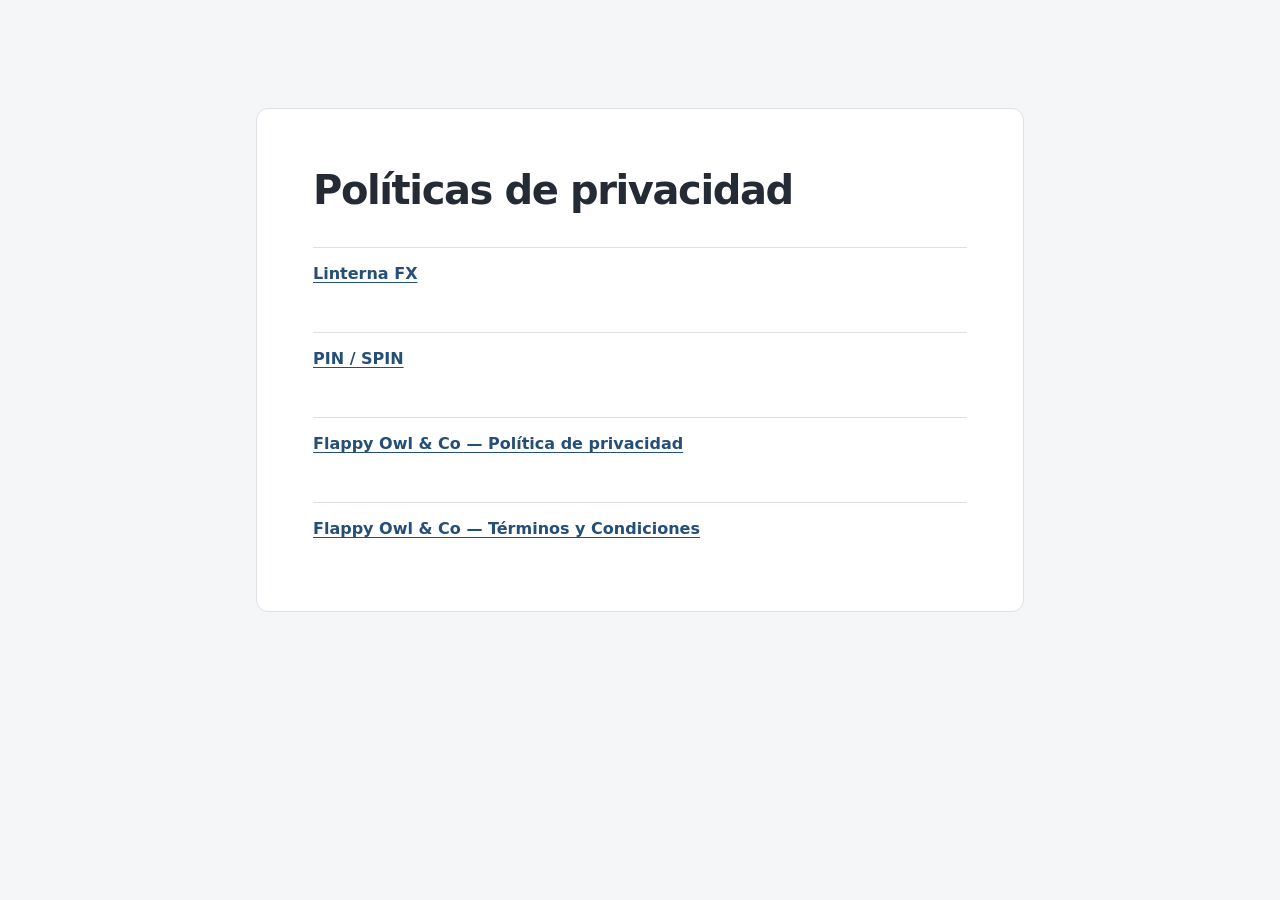
<file: index.html>
<!doctype html>
<html lang="es">
  <head>
    <meta charset="utf-8">
    <meta name="viewport" content="width=device-width, initial-scale=1">
    <title>Políticas de privacidad</title>
    <meta name="description" content="Políticas de privacidad de aplicaciones móviles.">
    <link rel="stylesheet" href="./styles.css">
  </head>
  <body>
    <main class="page directory">
      <h1>Políticas de privacidad</h1>
      <a class="app-link" href="./linterna-fx/">Linterna FX</a>
      <a class="app-link" href="./pin-spin/">PIN / SPIN</a>
      <a class="app-link" href="./flappy-owl-co/privacy/">Flappy Owl &amp; Co — Política de privacidad</a>
      <a class="app-link" href="./flappy-owl-co/terms/">Flappy Owl &amp; Co — Términos y Condiciones</a>
    </main>
  </body>
</html>
</file>
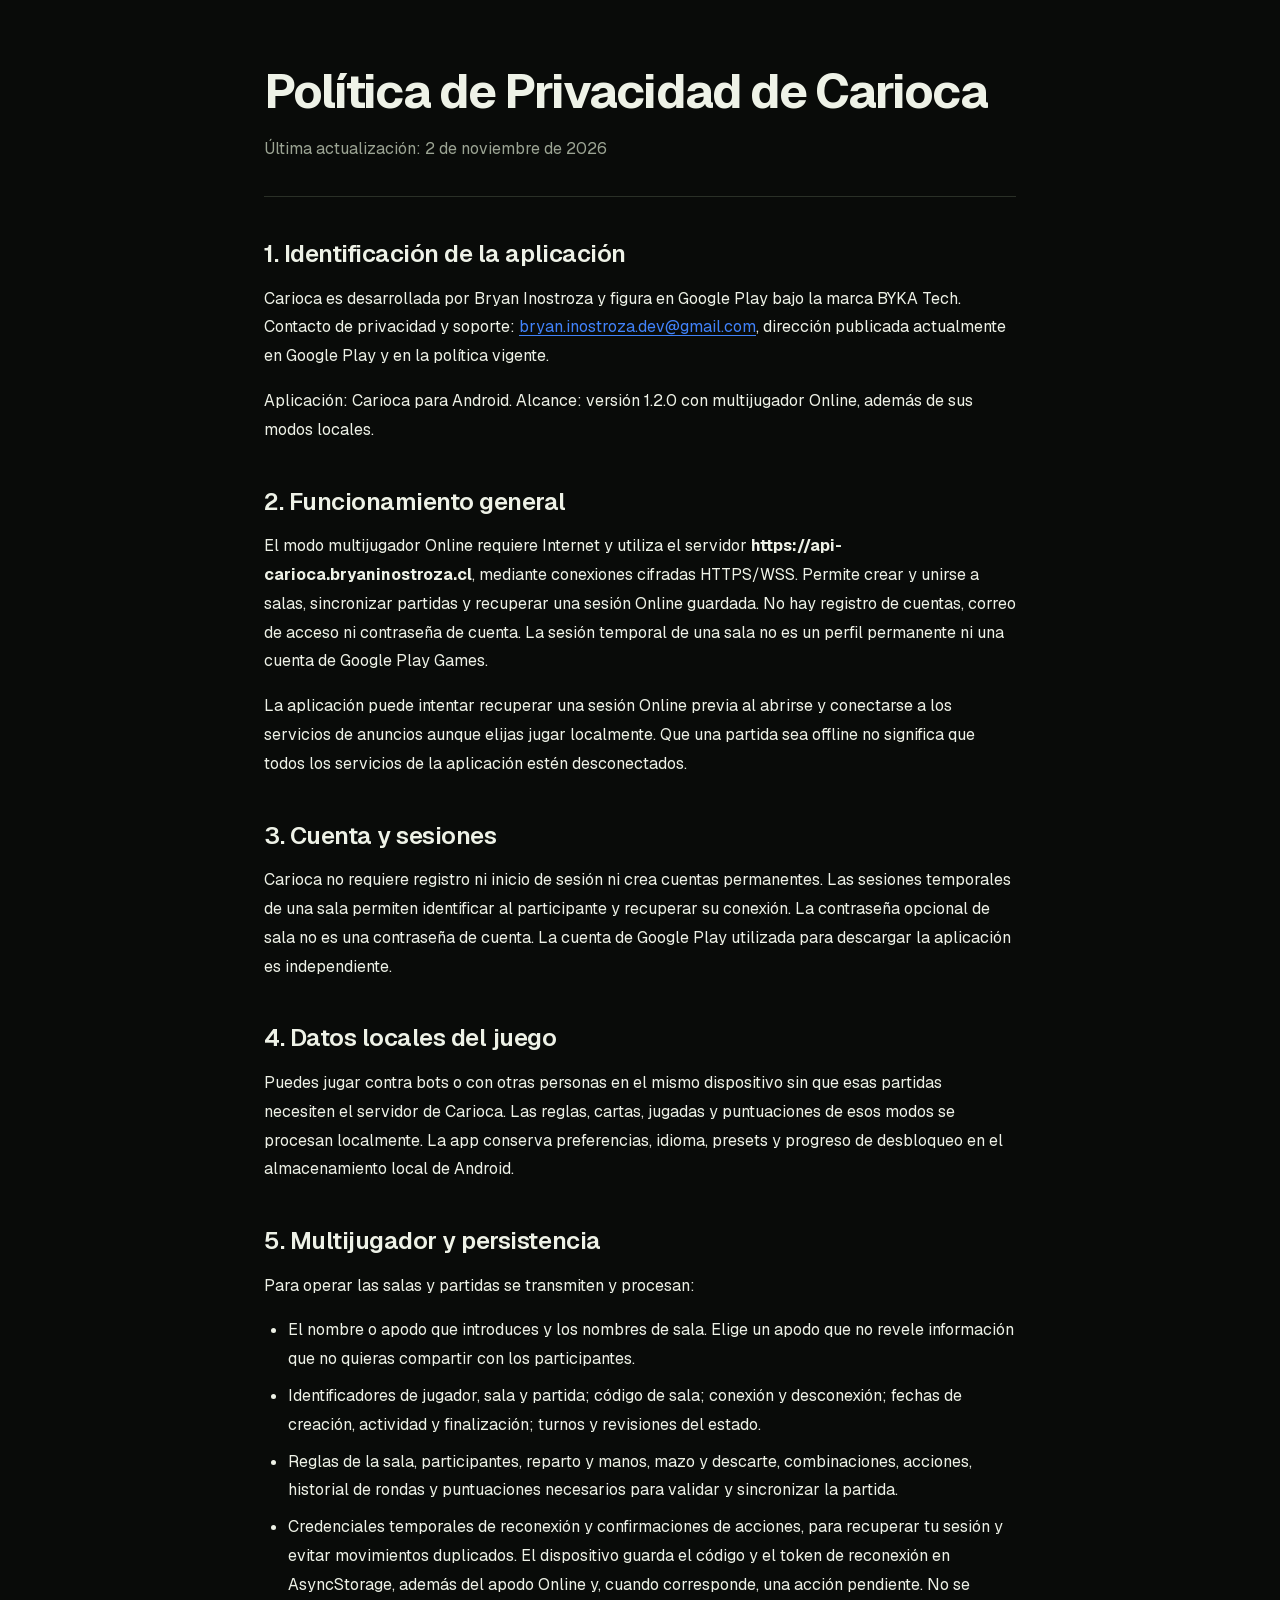
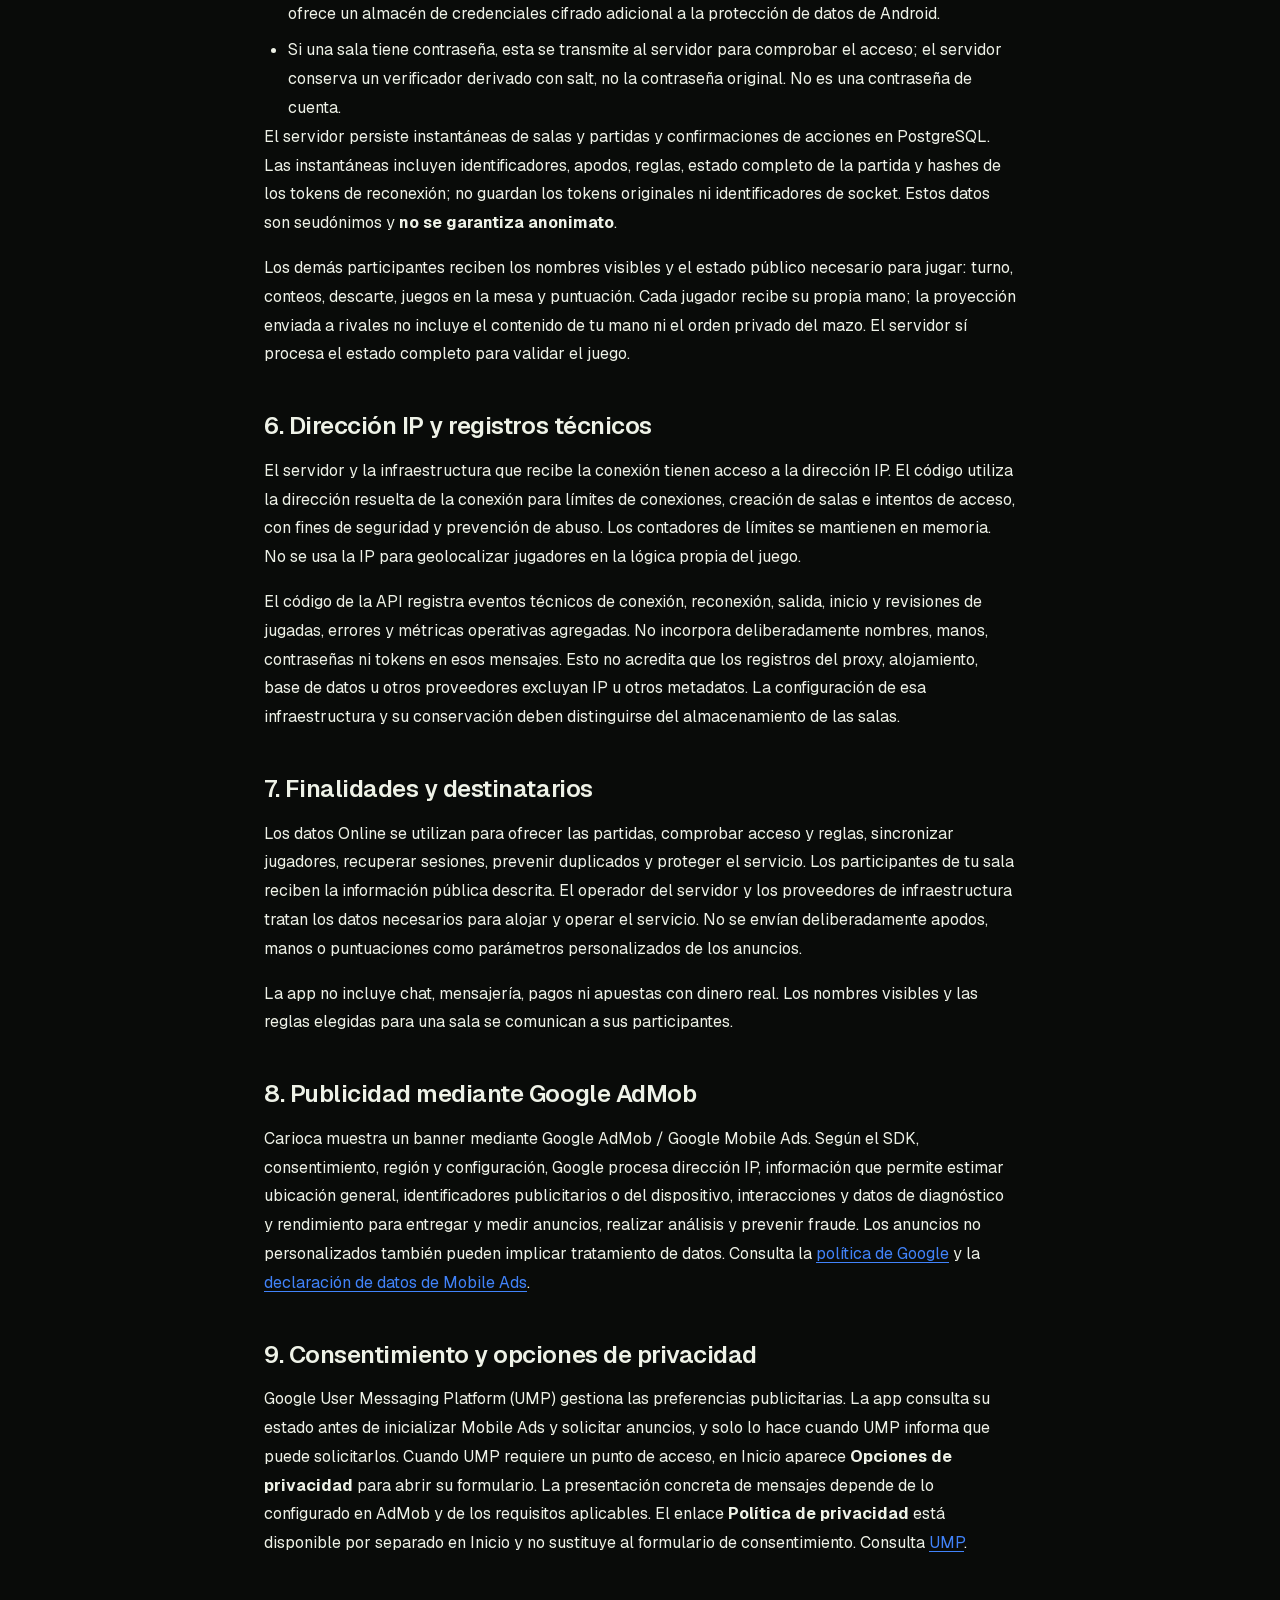
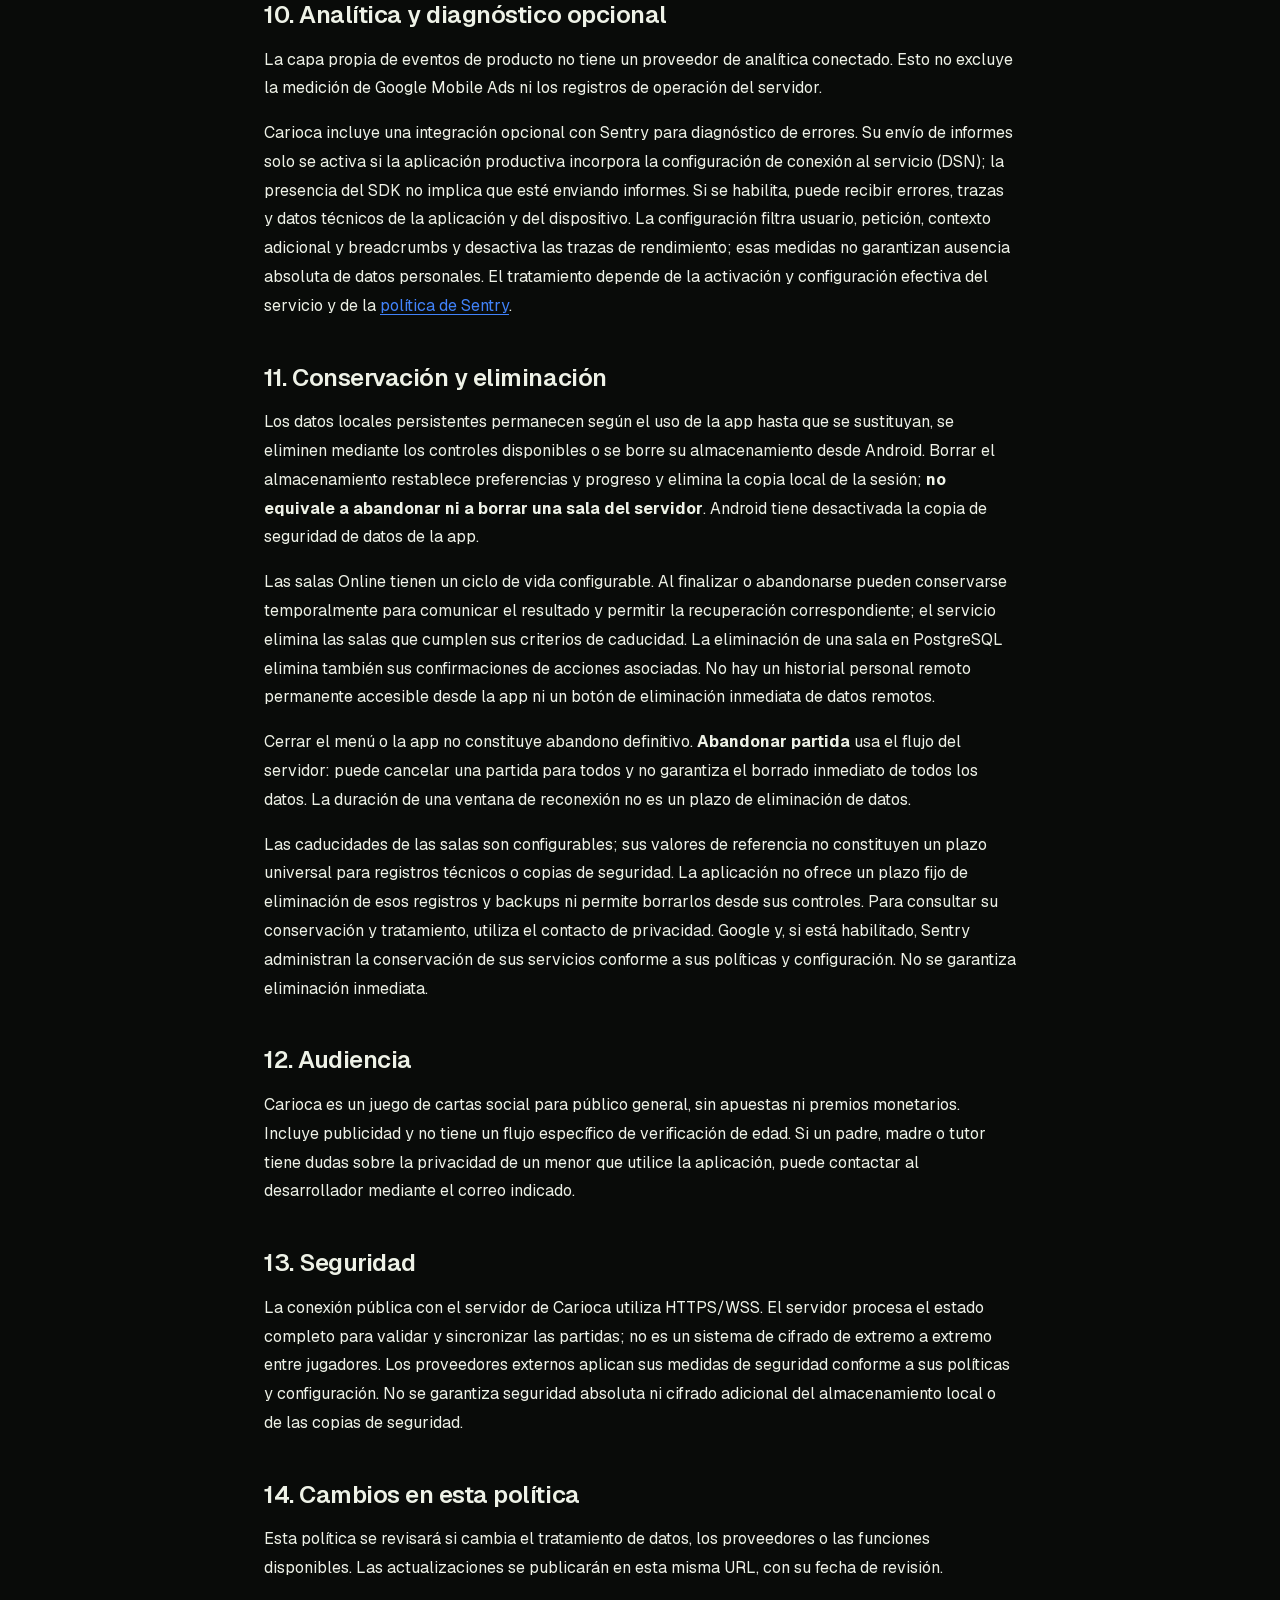
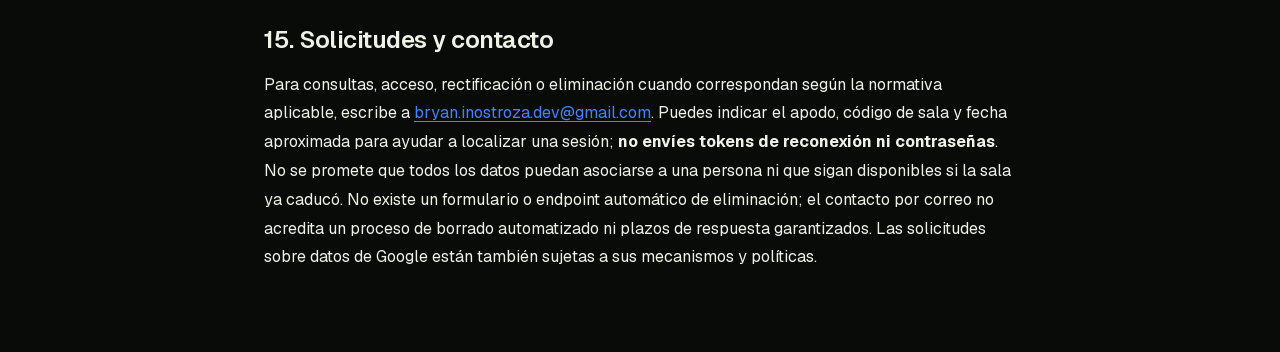
<file: carioca/index.html>
<!doctype html>
<html lang="es">
  <head>
    <meta charset="utf-8" />
    <meta name="viewport" content="width=device-width, initial-scale=1" />
    <title>Política de Privacidad — Carioca</title>
    <meta
      name="description"
      content="Política de privacidad de la aplicación Carioca."
    />
    <link rel="stylesheet" href="../styles.css" />
    <link
      rel="canonical"
      href="https://bryanino.github.io/app-privacy/carioca/"
    />
  </head>
  <body class="policy-site">
    <main class="policy-page">
      <article aria-labelledby="titulo-politica">
        <header>
          <h1 id="titulo-politica">Política de Privacidad de Carioca</h1>
          <p>
            Última actualización:
            <time datetime="2026-11-02">2 de noviembre de 2026</time>
          </p>
        </header>
        <section aria-labelledby="identificacion">
          <h2 id="identificacion">1. Identificación de la aplicación</h2>
          <p>
            Carioca es desarrollada por Bryan Inostroza y figura en Google Play
            bajo la marca BYKA Tech. Contacto de privacidad y soporte:
            <a href="mailto:bryan.inostroza.dev@gmail.com"
              >bryan.inostroza.dev@gmail.com</a
            >, dirección publicada actualmente en Google Play y en la política
            vigente.
          </p>
          <p>
            Aplicación: Carioca para Android. Alcance: versión 1.2.0 con
            multijugador Online, además de sus modos locales.
          </p>
        </section>
        <section aria-labelledby="funcionamiento">
          <h2 id="funcionamiento">2. Funcionamiento general</h2>
          <p>
            El modo multijugador Online requiere Internet y utiliza el servidor
            <strong>https://api-carioca.bryaninostroza.cl</strong>, mediante
            conexiones cifradas HTTPS/WSS. Permite crear y unirse a salas,
            sincronizar partidas y recuperar una sesión Online guardada. No hay
            registro de cuentas, correo de acceso ni contraseña de cuenta. La
            sesión temporal de una sala no es un perfil permanente ni una cuenta
            de Google Play Games.
          </p>
          <p>
            La aplicación puede intentar recuperar una sesión Online previa al
            abrirse y conectarse a los servicios de anuncios aunque elijas jugar
            localmente. Que una partida sea offline no significa que todos los
            servicios de la aplicación estén desconectados.
          </p>
        </section>
        <section aria-labelledby="cuenta">
          <h2 id="cuenta">3. Cuenta y sesiones</h2>
          <p>
            Carioca no requiere registro ni inicio de sesión ni crea cuentas
            permanentes. Las sesiones temporales de una sala permiten
            identificar al participante y recuperar su conexión. La contraseña
            opcional de sala no es una contraseña de cuenta. La cuenta de Google
            Play utilizada para descargar la aplicación es independiente.
          </p>
        </section>
        <section aria-labelledby="datos-locales">
          <h2 id="datos-locales">4. Datos locales del juego</h2>
          <p>
            Puedes jugar contra bots o con otras personas en el mismo
            dispositivo sin que esas partidas necesiten el servidor de Carioca.
            Las reglas, cartas, jugadas y puntuaciones de esos modos se procesan
            localmente. La app conserva preferencias, idioma, presets y progreso
            de desbloqueo en el almacenamiento local de Android.
          </p>
        </section>
        <section aria-labelledby="conexion">
          <h2 id="conexion">5. Multijugador y persistencia</h2>
          <p>Para operar las salas y partidas se transmiten y procesan:</p>
          <ul>
            <li>
              El nombre o apodo que introduces y los nombres de sala. Elige un
              apodo que no revele información que no quieras compartir con los
              participantes.
            </li>
            <li>
              Identificadores de jugador, sala y partida; código de sala;
              conexión y desconexión; fechas de creación, actividad y
              finalización; turnos y revisiones del estado.
            </li>
            <li>
              Reglas de la sala, participantes, reparto y manos, mazo y
              descarte, combinaciones, acciones, historial de rondas y
              puntuaciones necesarios para validar y sincronizar la partida.
            </li>
            <li>
              Credenciales temporales de reconexión y confirmaciones de
              acciones, para recuperar tu sesión y evitar movimientos
              duplicados. El dispositivo guarda el código y el token de
              reconexión en AsyncStorage, además del apodo Online y, cuando
              corresponde, una acción pendiente. No se ofrece un almacén de
              credenciales cifrado adicional a la protección de datos de
              Android.
            </li>
            <li>
              Si una sala tiene contraseña, esta se transmite al servidor para
              comprobar el acceso; el servidor conserva un verificador derivado
              con salt, no la contraseña original. No es una contraseña de
              cuenta.
            </li>
          </ul>
          <p>
            El servidor persiste instantáneas de salas y partidas y
            confirmaciones de acciones en PostgreSQL. Las instantáneas incluyen
            identificadores, apodos, reglas, estado completo de la partida y
            hashes de los tokens de reconexión; no guardan los tokens originales
            ni identificadores de socket. Estos datos son seudónimos y
            <strong>no se garantiza anonimato</strong>.
          </p>
          <p>
            Los demás participantes reciben los nombres visibles y el estado
            público necesario para jugar: turno, conteos, descarte, juegos en la
            mesa y puntuación. Cada jugador recibe su propia mano; la proyección
            enviada a rivales no incluye el contenido de tu mano ni el orden
            privado del mazo. El servidor sí procesa el estado completo para
            validar el juego.
          </p>
        </section>
        <section aria-labelledby="direccion-ip">
          <h2 id="direccion-ip">6. Dirección IP y registros técnicos</h2>
          <p>
            El servidor y la infraestructura que recibe la conexión tienen
            acceso a la dirección IP. El código utiliza la dirección resuelta de
            la conexión para límites de conexiones, creación de salas e intentos
            de acceso, con fines de seguridad y prevención de abuso. Los
            contadores de límites se mantienen en memoria. No se usa la IP para
            geolocalizar jugadores en la lógica propia del juego.
          </p>
          <p>
            El código de la API registra eventos técnicos de conexión,
            reconexión, salida, inicio y revisiones de jugadas, errores y
            métricas operativas agregadas. No incorpora deliberadamente nombres,
            manos, contraseñas ni tokens en esos mensajes. Esto no acredita que
            los registros del proxy, alojamiento, base de datos u otros
            proveedores excluyan IP u otros metadatos. La configuración de esa
            infraestructura y su conservación deben distinguirse del
            almacenamiento de las salas.
          </p>
        </section>
        <section aria-labelledby="finalidades">
          <h2 id="finalidades">7. Finalidades y destinatarios</h2>
          <p>
            Los datos Online se utilizan para ofrecer las partidas, comprobar
            acceso y reglas, sincronizar jugadores, recuperar sesiones, prevenir
            duplicados y proteger el servicio. Los participantes de tu sala
            reciben la información pública descrita. El operador del servidor y
            los proveedores de infraestructura tratan los datos necesarios para
            alojar y operar el servicio. No se envían deliberadamente apodos,
            manos o puntuaciones como parámetros personalizados de los anuncios.
          </p>
          <p>
            La app no incluye chat, mensajería, pagos ni apuestas con dinero
            real. Los nombres visibles y las reglas elegidas para una sala se
            comunican a sus participantes.
          </p>
        </section>
        <section aria-labelledby="admob">
          <h2 id="admob">8. Publicidad mediante Google AdMob</h2>
          <p>
            Carioca muestra un banner mediante Google AdMob / Google Mobile Ads.
            Según el SDK, consentimiento, región y configuración, Google procesa
            dirección IP, información que permite estimar ubicación general,
            identificadores publicitarios o del dispositivo, interacciones y
            datos de diagnóstico y rendimiento para entregar y medir anuncios,
            realizar análisis y prevenir fraude. Los anuncios no personalizados
            también pueden implicar tratamiento de datos. Consulta la
            <a href="https://policies.google.com/privacy">política de Google</a>
            y la
            <a
              href="https://developers.google.com/admob/android/privacy/play-data-disclosure"
              >declaración de datos de Mobile Ads</a
            >.
          </p>
        </section>
        <section aria-labelledby="consentimiento">
          <h2 id="consentimiento">
            9. Consentimiento y opciones de privacidad
          </h2>
          <p>
            Google User Messaging Platform (UMP) gestiona las preferencias
            publicitarias. La app consulta su estado antes de inicializar Mobile
            Ads y solicitar anuncios, y solo lo hace cuando UMP informa que
            puede solicitarlos. Cuando UMP requiere un punto de acceso, en
            Inicio aparece <strong>Opciones de privacidad</strong> para abrir su
            formulario. La presentación concreta de mensajes depende de lo
            configurado en AdMob y de los requisitos aplicables. El enlace
            <strong>Política de privacidad</strong> está disponible por separado
            en Inicio y no sustituye al formulario de consentimiento. Consulta
            <a href="https://developers.google.com/admob/android/privacy">UMP</a
            >.
          </p>
        </section>
        <section aria-labelledby="sentry">
          <h2 id="sentry">10. Analítica y diagnóstico opcional</h2>
          <p>
            La capa propia de eventos de producto no tiene un proveedor de
            analítica conectado. Esto no excluye la medición de Google Mobile
            Ads ni los registros de operación del servidor.
          </p>
          <p>
            Carioca incluye una integración opcional con Sentry para diagnóstico
            de errores. Su envío de informes solo se activa si la aplicación
            productiva incorpora la configuración de conexión al servicio (DSN);
            la presencia del SDK no implica que esté enviando informes. Si se
            habilita, puede recibir errores, trazas y datos técnicos de la
            aplicación y del dispositivo. La configuración filtra usuario,
            petición, contexto adicional y breadcrumbs y desactiva las trazas de
            rendimiento; esas medidas no garantizan ausencia absoluta de datos
            personales. El tratamiento depende de la activación y configuración
            efectiva del servicio y de la
            <a href="https://sentry.io/privacy/">política de Sentry</a>.
          </p>
        </section>
        <section aria-labelledby="retencion">
          <h2 id="retencion">11. Conservación y eliminación</h2>
          <p>
            Los datos locales persistentes permanecen según el uso de la app
            hasta que se sustituyan, se eliminen mediante los controles
            disponibles o se borre su almacenamiento desde Android. Borrar el
            almacenamiento restablece preferencias y progreso y elimina la copia
            local de la sesión;
            <strong
              >no equivale a abandonar ni a borrar una sala del servidor</strong
            >. Android tiene desactivada la copia de seguridad de datos de la
            app.
          </p>
          <p>
            Las salas Online tienen un ciclo de vida configurable. Al finalizar
            o abandonarse pueden conservarse temporalmente para comunicar el
            resultado y permitir la recuperación correspondiente; el servicio
            elimina las salas que cumplen sus criterios de caducidad. La
            eliminación de una sala en PostgreSQL elimina también sus
            confirmaciones de acciones asociadas. No hay un historial personal
            remoto permanente accesible desde la app ni un botón de eliminación
            inmediata de datos remotos.
          </p>
          <p>
            Cerrar el menú o la app no constituye abandono definitivo.
            <strong>Abandonar partida</strong> usa el flujo del servidor: puede
            cancelar una partida para todos y no garantiza el borrado inmediato
            de todos los datos. La duración de una ventana de reconexión no es
            un plazo de eliminación de datos.
          </p>
          <p>
            Las caducidades de las salas son configurables; sus valores de
            referencia no constituyen un plazo universal para registros técnicos
            o copias de seguridad. La aplicación no ofrece un plazo fijo de
            eliminación de esos registros y backups ni permite borrarlos desde
            sus controles. Para consultar su conservación y tratamiento, utiliza
            el contacto de privacidad. Google y, si está habilitado, Sentry
            administran la conservación de sus servicios conforme a sus
            políticas y configuración. No se garantiza eliminación inmediata.
          </p>
        </section>
        <section aria-labelledby="audiencia">
          <h2 id="audiencia">12. Audiencia</h2>
          <p>
            Carioca es un juego de cartas social para público general, sin
            apuestas ni premios monetarios. Incluye publicidad y no tiene un
            flujo específico de verificación de edad. Si un padre, madre o tutor
            tiene dudas sobre la privacidad de un menor que utilice la
            aplicación, puede contactar al desarrollador mediante el correo
            indicado.
          </p>
        </section>
        <section aria-labelledby="seguridad">
          <h2 id="seguridad">13. Seguridad</h2>
          <p>
            La conexión pública con el servidor de Carioca utiliza HTTPS/WSS. El
            servidor procesa el estado completo para validar y sincronizar las
            partidas; no es un sistema de cifrado de extremo a extremo entre
            jugadores. Los proveedores externos aplican sus medidas de seguridad
            conforme a sus políticas y configuración. No se garantiza seguridad
            absoluta ni cifrado adicional del almacenamiento local o de las
            copias de seguridad.
          </p>
        </section>
        <section aria-labelledby="cambios">
          <h2 id="cambios">14. Cambios en esta política</h2>
          <p>
            Esta política se revisará si cambia el tratamiento de datos, los
            proveedores o las funciones disponibles. Las actualizaciones se
            publicarán en esta misma URL, con su fecha de revisión.
          </p>
        </section>
        <section aria-labelledby="contacto-privacidad">
          <h2 id="contacto-privacidad">15. Solicitudes y contacto</h2>
          <p>
            Para consultas, acceso, rectificación o eliminación cuando
            correspondan según la normativa aplicable, escribe a
            <a href="mailto:bryan.inostroza.dev@gmail.com"
              >bryan.inostroza.dev@gmail.com</a
            >. Puedes indicar el apodo, código de sala y fecha aproximada para
            ayudar a localizar una sesión;
            <strong>no envíes tokens de reconexión ni contraseñas</strong>. No
            se promete que todos los datos puedan asociarse a una persona ni que
            sigan disponibles si la sala ya caducó. No existe un formulario o
            endpoint automático de eliminación; el contacto por correo no
            acredita un proceso de borrado automatizado ni plazos de respuesta
            garantizados. Las solicitudes sobre datos de Google están también
            sujetas a sus mecanismos y políticas.
          </p>
        </section>
      </article>
    </main>
  </body>
</html>
</file>
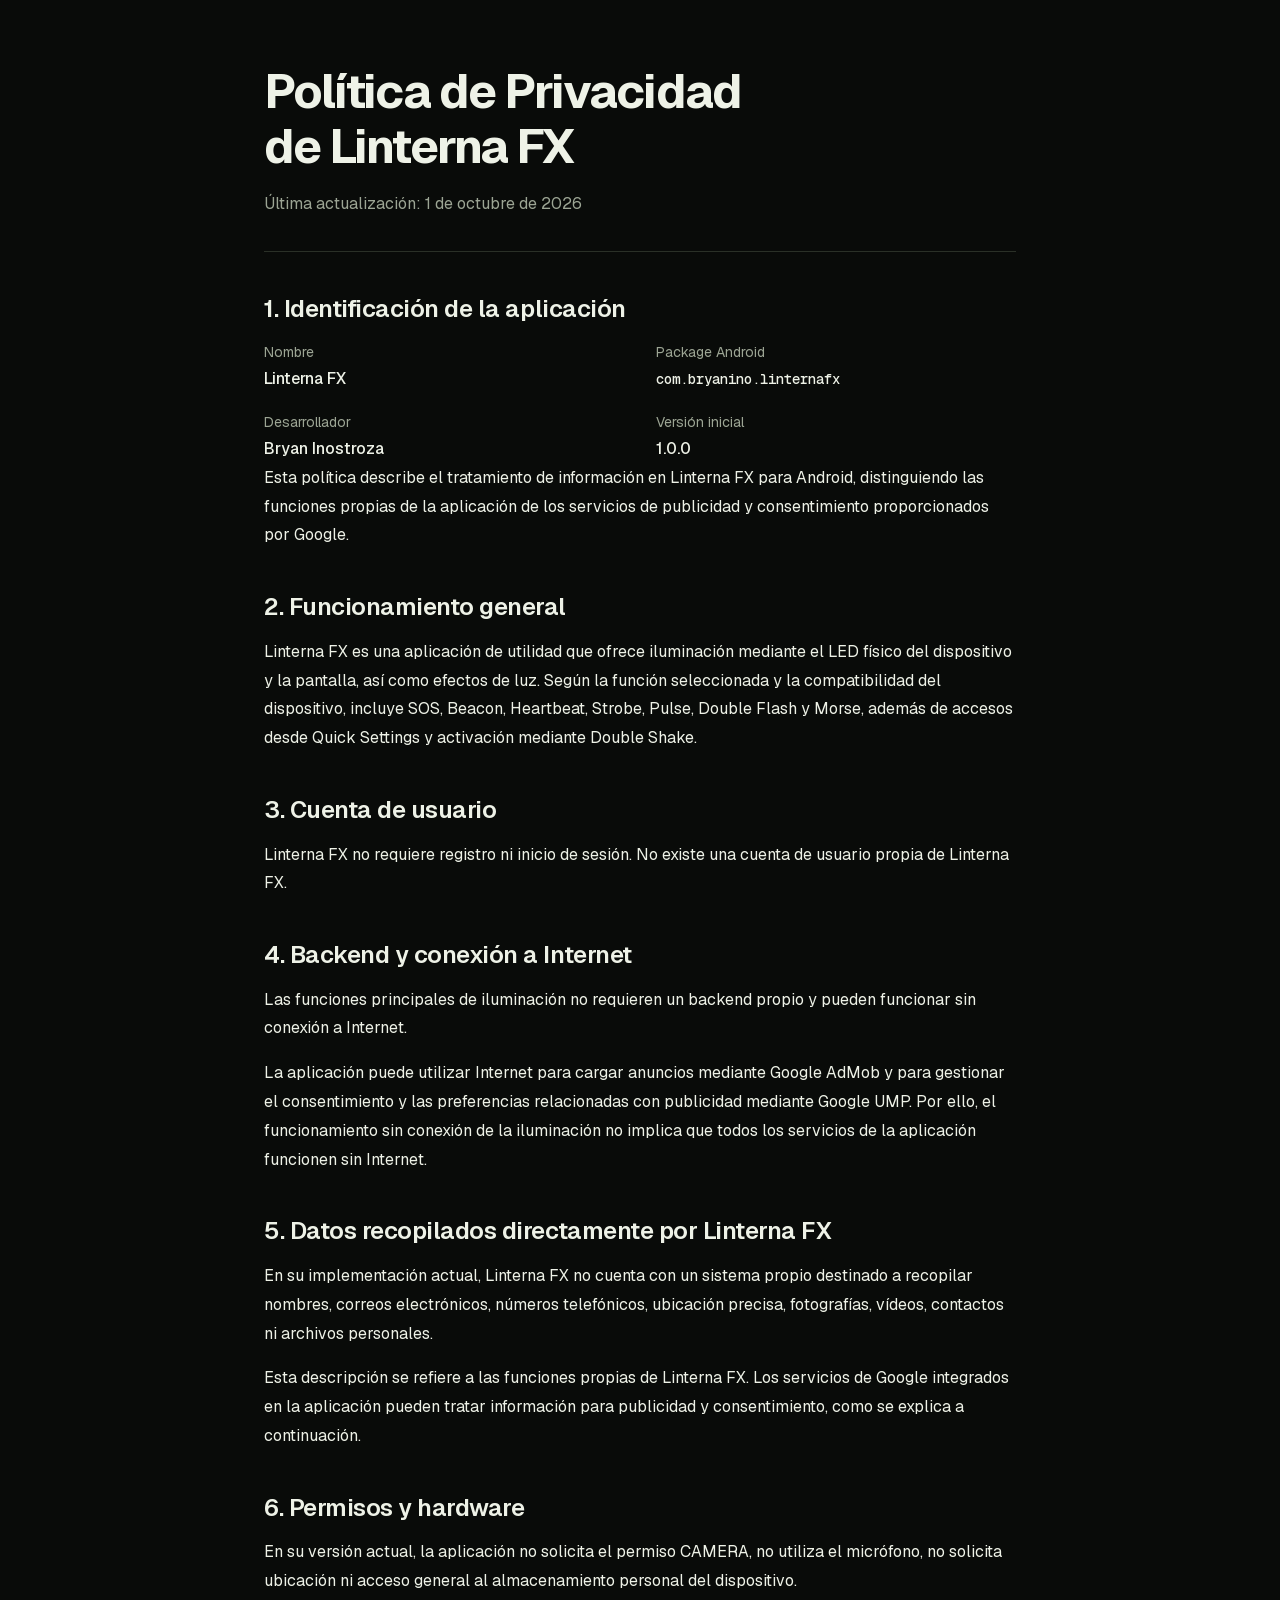
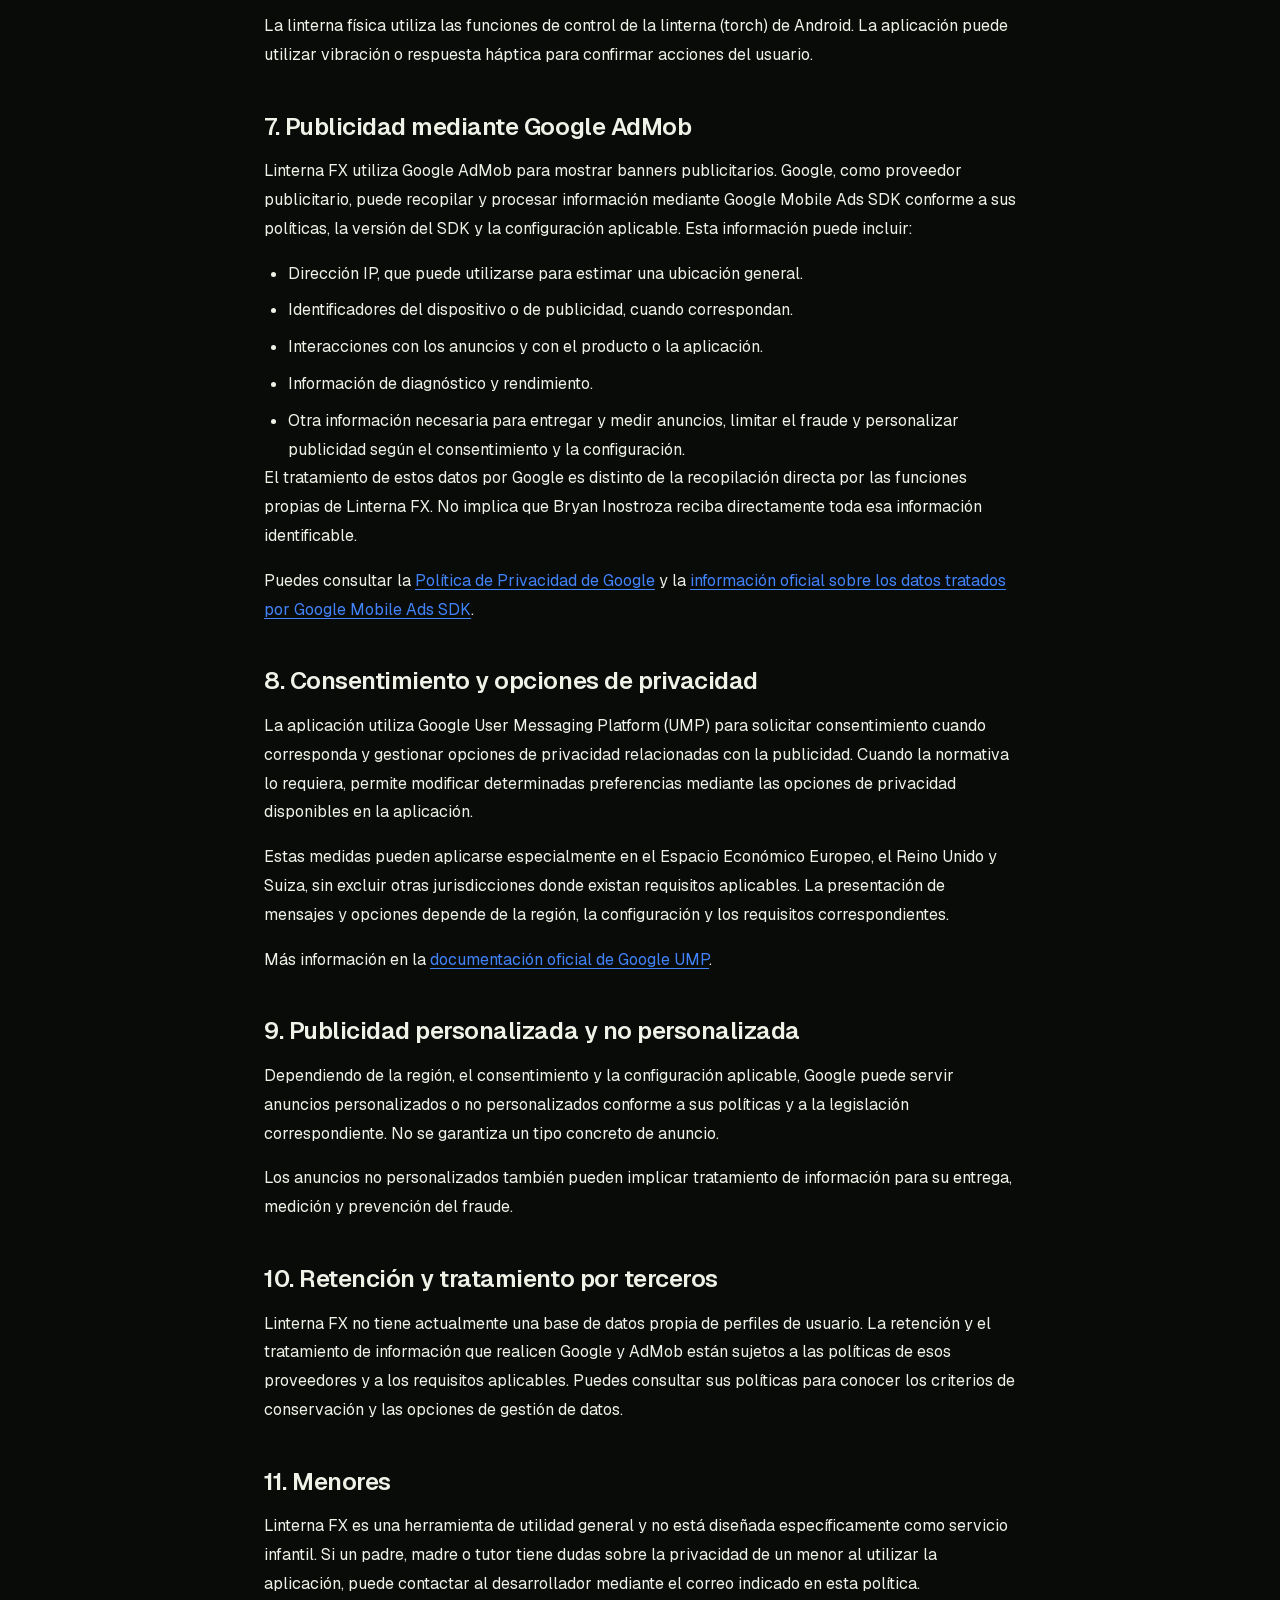
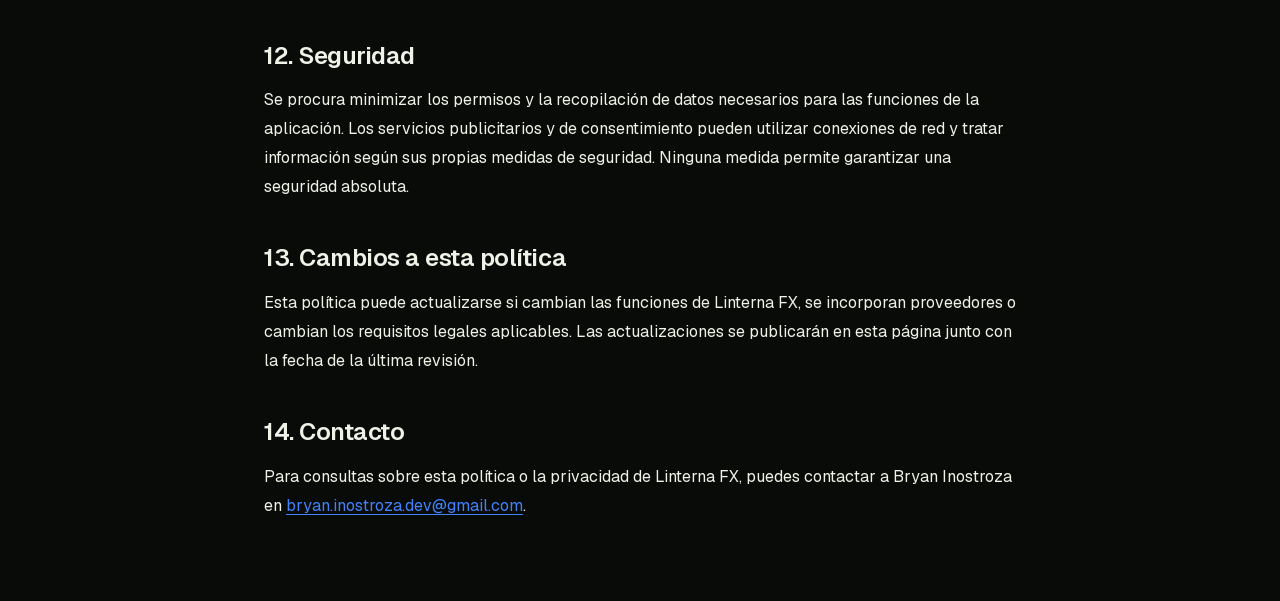
<file: linterna-fx/index.html>
<!doctype html>
<html lang="es">
  <head>
    <meta charset="utf-8">
    <meta name="viewport" content="width=device-width, initial-scale=1">
    <title>Política de Privacidad | Linterna FX</title>
    <meta name="description" content="Política de privacidad de Linterna FX para Android.">
    <link rel="stylesheet" href="../styles.css">
  </head>
  <body class="policy-site">
    <main class="policy-page">
      <article aria-labelledby="titulo-politica">
        <header>
          <h1 id="titulo-politica">Política de Privacidad de Linterna FX</h1>
          <p>Última actualización: <time datetime="2026-10-01">1 de octubre de 2026</time></p>
        </header>
        <section aria-labelledby="identificacion">
          <h2 id="identificacion">1. Identificación de la aplicación</h2>
          <dl>
            <div>
              <dt>Nombre</dt>
              <dd>Linterna FX</dd>
            </div>
            <div>
              <dt>Package Android</dt>
              <dd><code>com.bryanino.linternafx</code></dd>
            </div>
            <div>
              <dt>Desarrollador</dt>
              <dd>Bryan Inostroza</dd>
            </div>
            <div>
              <dt>Versión inicial</dt>
              <dd>1.0.0</dd>
            </div>
          </dl>
          <p>Esta política describe el tratamiento de información en Linterna FX para Android, distinguiendo las funciones propias de la aplicación de los servicios de publicidad y consentimiento proporcionados por Google.</p>
        </section>
        <section aria-labelledby="funcionamiento">
          <h2 id="funcionamiento">2. Funcionamiento general</h2>
          <p>Linterna FX es una aplicación de utilidad que ofrece iluminación mediante el LED físico del dispositivo y la pantalla, así como efectos de luz. Según la función seleccionada y la compatibilidad del dispositivo, incluye SOS, Beacon, Heartbeat, Strobe, Pulse, Double Flash y Morse, además de accesos desde Quick Settings y activación mediante Double Shake.</p>
        </section>
        <section aria-labelledby="cuenta">
          <h2 id="cuenta">3. Cuenta de usuario</h2>
          <p>Linterna FX no requiere registro ni inicio de sesión. No existe una cuenta de usuario propia de Linterna FX.</p>
        </section>
        <section aria-labelledby="conexion">
          <h2 id="conexion">4. Backend y conexión a Internet</h2>
          <p>Las funciones principales de iluminación no requieren un backend propio y pueden funcionar sin conexión a Internet.</p>
          <p>La aplicación puede utilizar Internet para cargar anuncios mediante Google AdMob y para gestionar el consentimiento y las preferencias relacionadas con publicidad mediante Google UMP. Por ello, el funcionamiento sin conexión de la iluminación no implica que todos los servicios de la aplicación funcionen sin Internet.</p>
        </section>
        <section aria-labelledby="datos-propios">
          <h2 id="datos-propios">5. Datos recopilados directamente por Linterna FX</h2>
          <p>En su implementación actual, Linterna FX no cuenta con un sistema propio destinado a recopilar nombres, correos electrónicos, números telefónicos, ubicación precisa, fotografías, vídeos, contactos ni archivos personales.</p>
          <p>Esta descripción se refiere a las funciones propias de Linterna FX. Los servicios de Google integrados en la aplicación pueden tratar información para publicidad y consentimiento, como se explica a continuación.</p>
        </section>
        <section aria-labelledby="permisos">
          <h2 id="permisos">6. Permisos y hardware</h2>
          <p>En su versión actual, la aplicación no solicita el permiso CAMERA, no utiliza el micrófono, no solicita ubicación ni acceso general al almacenamiento personal del dispositivo.</p>
          <p>La linterna física utiliza las funciones de control de la linterna (torch) de Android. La aplicación puede utilizar vibración o respuesta háptica para confirmar acciones del usuario.</p>
        </section>
        <section aria-labelledby="admob">
          <h2 id="admob">7. Publicidad mediante Google AdMob</h2>
          <p>Linterna FX utiliza Google AdMob para mostrar banners publicitarios. Google, como proveedor publicitario, puede recopilar y procesar información mediante Google Mobile Ads SDK conforme a sus políticas, la versión del SDK y la configuración aplicable. Esta información puede incluir:</p>
          <ul>
            <li>Dirección IP, que puede utilizarse para estimar una ubicación general.</li>
            <li>Identificadores del dispositivo o de publicidad, cuando correspondan.</li>
            <li>Interacciones con los anuncios y con el producto o la aplicación.</li>
            <li>Información de diagnóstico y rendimiento.</li>
            <li>Otra información necesaria para entregar y medir anuncios, limitar el fraude y personalizar publicidad según el consentimiento y la configuración.</li>
          </ul>
          <p>El tratamiento de estos datos por Google es distinto de la recopilación directa por las funciones propias de Linterna FX. No implica que Bryan Inostroza reciba directamente toda esa información identificable.</p>
          <p>Puedes consultar la <a href="https://policies.google.com/privacy">Política de Privacidad de Google</a> y la <a href="https://developers.google.com/admob/android/privacy/play-data-disclosure">información oficial sobre los datos tratados por Google Mobile Ads SDK</a>.</p>
        </section>
        <section aria-labelledby="consentimiento">
          <h2 id="consentimiento">8. Consentimiento y opciones de privacidad</h2>
          <p>La aplicación utiliza Google User Messaging Platform (UMP) para solicitar consentimiento cuando corresponda y gestionar opciones de privacidad relacionadas con la publicidad. Cuando la normativa lo requiera, permite modificar determinadas preferencias mediante las opciones de privacidad disponibles en la aplicación.</p>
          <p>Estas medidas pueden aplicarse especialmente en el Espacio Económico Europeo, el Reino Unido y Suiza, sin excluir otras jurisdicciones donde existan requisitos aplicables. La presentación de mensajes y opciones depende de la región, la configuración y los requisitos correspondientes.</p>
          <p>Más información en la <a href="https://developers.google.com/admob/android/privacy">documentación oficial de Google UMP</a>.</p>
        </section>
        <section aria-labelledby="tipo-publicidad">
          <h2 id="tipo-publicidad">9. Publicidad personalizada y no personalizada</h2>
          <p>Dependiendo de la región, el consentimiento y la configuración aplicable, Google puede servir anuncios personalizados o no personalizados conforme a sus políticas y a la legislación correspondiente. No se garantiza un tipo concreto de anuncio.</p>
          <p>Los anuncios no personalizados también pueden implicar tratamiento de información para su entrega, medición y prevención del fraude.</p>
        </section>
        <section aria-labelledby="retencion">
          <h2 id="retencion">10. Retención y tratamiento por terceros</h2>
          <p>Linterna FX no tiene actualmente una base de datos propia de perfiles de usuario. La retención y el tratamiento de información que realicen Google y AdMob están sujetos a las políticas de esos proveedores y a los requisitos aplicables. Puedes consultar sus políticas para conocer los criterios de conservación y las opciones de gestión de datos.</p>
        </section>
        <section aria-labelledby="menores">
          <h2 id="menores">11. Menores</h2>
          <p>Linterna FX es una herramienta de utilidad general y no está diseñada específicamente como servicio infantil. Si un padre, madre o tutor tiene dudas sobre la privacidad de un menor al utilizar la aplicación, puede contactar al desarrollador mediante el correo indicado en esta política.</p>
        </section>
        <section aria-labelledby="seguridad">
          <h2 id="seguridad">12. Seguridad</h2>
          <p>Se procura minimizar los permisos y la recopilación de datos necesarios para las funciones de la aplicación. Los servicios publicitarios y de consentimiento pueden utilizar conexiones de red y tratar información según sus propias medidas de seguridad. Ninguna medida permite garantizar una seguridad absoluta.</p>
        </section>
        <section aria-labelledby="cambios">
          <h2 id="cambios">13. Cambios a esta política</h2>
          <p>Esta política puede actualizarse si cambian las funciones de Linterna FX, se incorporan proveedores o cambian los requisitos legales aplicables. Las actualizaciones se publicarán en esta página junto con la fecha de la última revisión.</p>
        </section>
        <section aria-labelledby="contacto-privacidad">
          <h2 id="contacto-privacidad">14. Contacto</h2>
          <p>Para consultas sobre esta política o la privacidad de Linterna FX, puedes contactar a Bryan Inostroza en <a href="mailto:bryan.inostroza.dev@gmail.com">bryan.inostroza.dev@gmail.com</a>.</p>
        </section>
      </article>
    </main>
  </body>
</html>
</file>
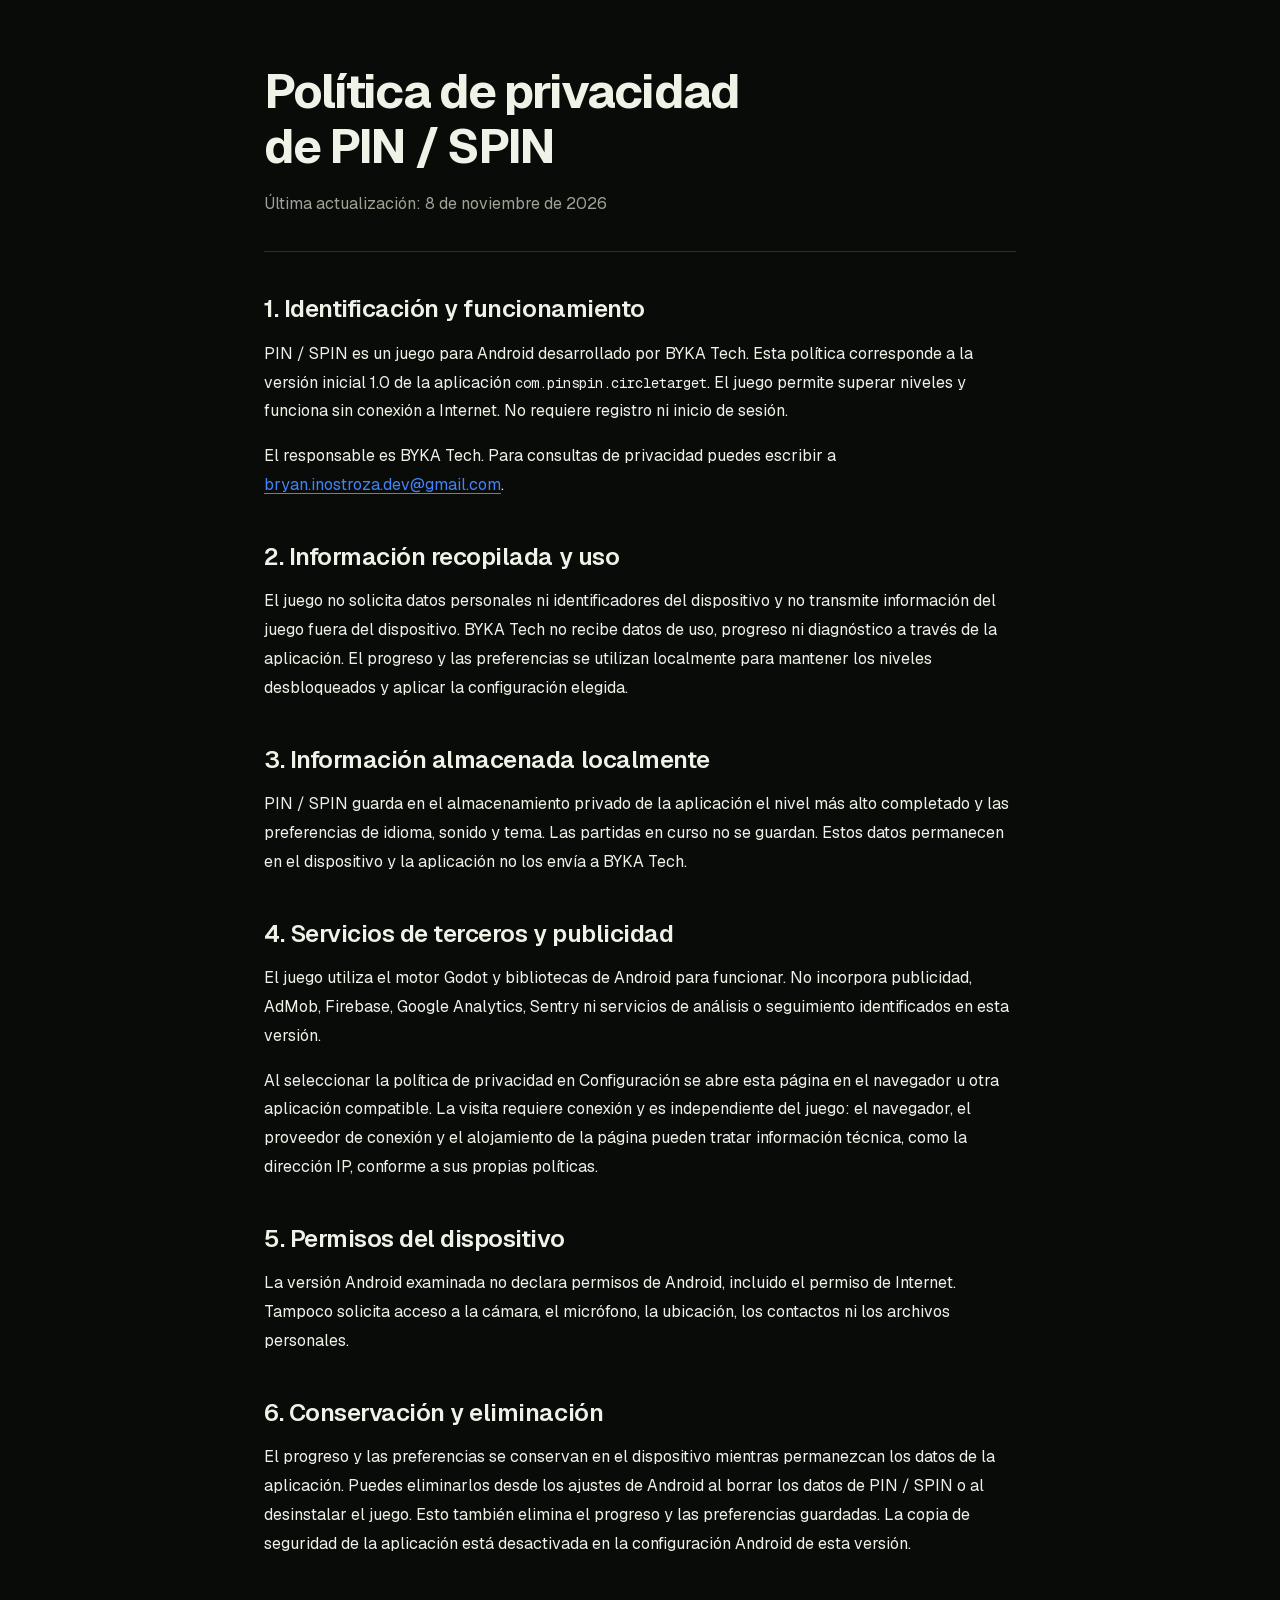
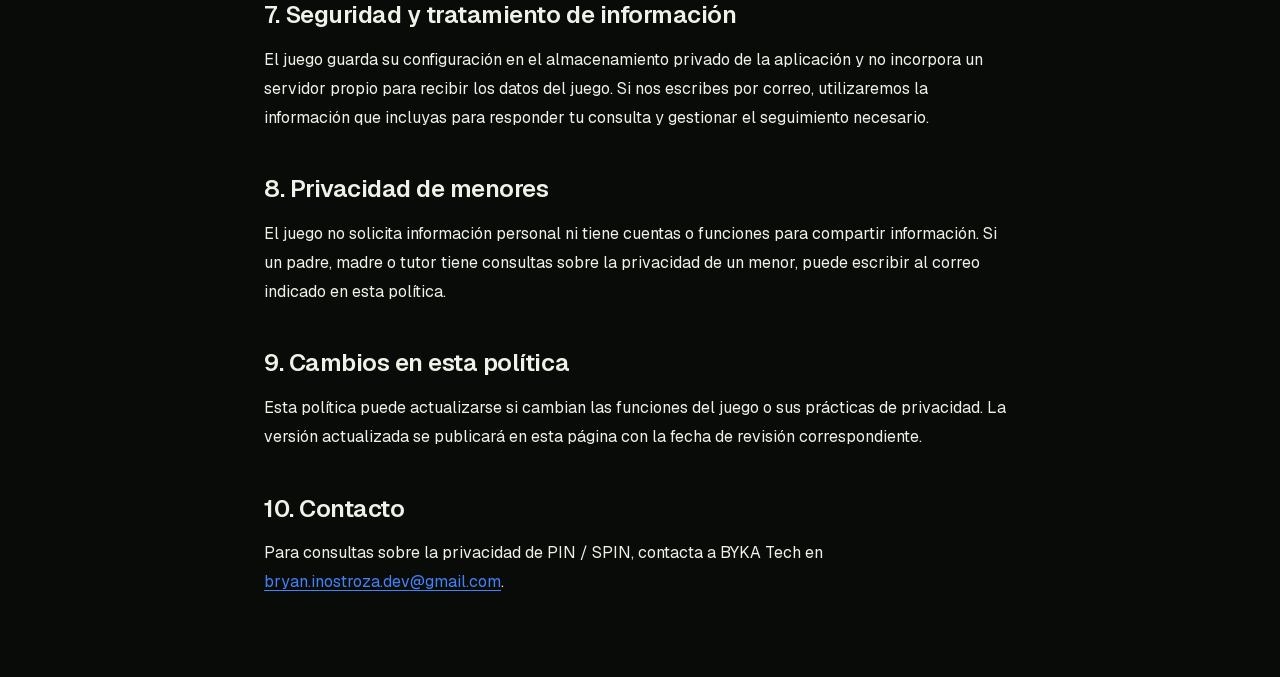
<file: pin-spin/index.html>
<!doctype html>
<html lang="es">
  <head>
    <meta charset="utf-8">
    <meta name="viewport" content="width=device-width, initial-scale=1">
    <title>Política de privacidad — PIN / SPIN</title>
    <meta name="description" content="Política de privacidad de PIN / SPIN para Android.">
    <link rel="stylesheet" href="../styles.css">
    <link rel="canonical" href="https://bryanino.github.io/app-privacy/pin-spin/">
  </head>
  <body class="policy-site">
    <main class="policy-page">
      <article aria-labelledby="titulo-politica">
        <header>
          <h1 id="titulo-politica">Política de privacidad de PIN / SPIN</h1>
          <p>Última actualización: <time datetime="2026-11-08">8 de noviembre de 2026</time></p>
        </header>
        <section aria-labelledby="identificacion">
          <h2 id="identificacion">1. Identificación y funcionamiento</h2>
          <p>PIN / SPIN es un juego para Android desarrollado por BYKA Tech. Esta política corresponde a la versión inicial 1.0 de la aplicación <code>com.pinspin.circletarget</code>. El juego permite superar niveles y funciona sin conexión a Internet. No requiere registro ni inicio de sesión.</p>
          <p>El responsable es BYKA Tech. Para consultas de privacidad puedes escribir a <a href="mailto:bryan.inostroza.dev@gmail.com">bryan.inostroza.dev@gmail.com</a>.</p>
        </section>
        <section aria-labelledby="recopilacion">
          <h2 id="recopilacion">2. Información recopilada y uso</h2>
          <p>El juego no solicita datos personales ni identificadores del dispositivo y no transmite información del juego fuera del dispositivo. BYKA Tech no recibe datos de uso, progreso ni diagnóstico a través de la aplicación. El progreso y las preferencias se utilizan localmente para mantener los niveles desbloqueados y aplicar la configuración elegida.</p>
        </section>
        <section aria-labelledby="almacenamiento">
          <h2 id="almacenamiento">3. Información almacenada localmente</h2>
          <p>PIN / SPIN guarda en el almacenamiento privado de la aplicación el nivel más alto completado y las preferencias de idioma, sonido y tema. Las partidas en curso no se guardan. Estos datos permanecen en el dispositivo y la aplicación no los envía a BYKA Tech.</p>
        </section>
        <section aria-labelledby="terceros">
          <h2 id="terceros">4. Servicios de terceros y publicidad</h2>
          <p>El juego utiliza el motor Godot y bibliotecas de Android para funcionar. No incorpora publicidad, AdMob, Firebase, Google Analytics, Sentry ni servicios de análisis o seguimiento identificados en esta versión.</p>
          <p>Al seleccionar la política de privacidad en Configuración se abre esta página en el navegador u otra aplicación compatible. La visita requiere conexión y es independiente del juego: el navegador, el proveedor de conexión y el alojamiento de la página pueden tratar información técnica, como la dirección IP, conforme a sus propias políticas.</p>
        </section>
        <section aria-labelledby="permisos">
          <h2 id="permisos">5. Permisos del dispositivo</h2>
          <p>La versión Android examinada no declara permisos de Android, incluido el permiso de Internet. Tampoco solicita acceso a la cámara, el micrófono, la ubicación, los contactos ni los archivos personales.</p>
        </section>
        <section aria-labelledby="conservacion">
          <h2 id="conservacion">6. Conservación y eliminación</h2>
          <p>El progreso y las preferencias se conservan en el dispositivo mientras permanezcan los datos de la aplicación. Puedes eliminarlos desde los ajustes de Android al borrar los datos de PIN / SPIN o al desinstalar el juego. Esto también elimina el progreso y las preferencias guardadas. La copia de seguridad de la aplicación está desactivada en la configuración Android de esta versión.</p>
        </section>
        <section aria-labelledby="seguridad">
          <h2 id="seguridad">7. Seguridad y tratamiento de información</h2>
          <p>El juego guarda su configuración en el almacenamiento privado de la aplicación y no incorpora un servidor propio para recibir los datos del juego. Si nos escribes por correo, utilizaremos la información que incluyas para responder tu consulta y gestionar el seguimiento necesario.</p>
        </section>
        <section aria-labelledby="menores">
          <h2 id="menores">8. Privacidad de menores</h2>
          <p>El juego no solicita información personal ni tiene cuentas o funciones para compartir información. Si un padre, madre o tutor tiene consultas sobre la privacidad de un menor, puede escribir al correo indicado en esta política.</p>
        </section>
        <section aria-labelledby="cambios">
          <h2 id="cambios">9. Cambios en esta política</h2>
          <p>Esta política puede actualizarse si cambian las funciones del juego o sus prácticas de privacidad. La versión actualizada se publicará en esta página con la fecha de revisión correspondiente.</p>
        </section>
        <section aria-labelledby="contacto">
          <h2 id="contacto">10. Contacto</h2>
          <p>Para consultas sobre la privacidad de PIN / SPIN, contacta a BYKA Tech en <a href="mailto:bryan.inostroza.dev@gmail.com">bryan.inostroza.dev@gmail.com</a>.</p>
        </section>
      </article>
    </main>
  </body>
</html>
</file>
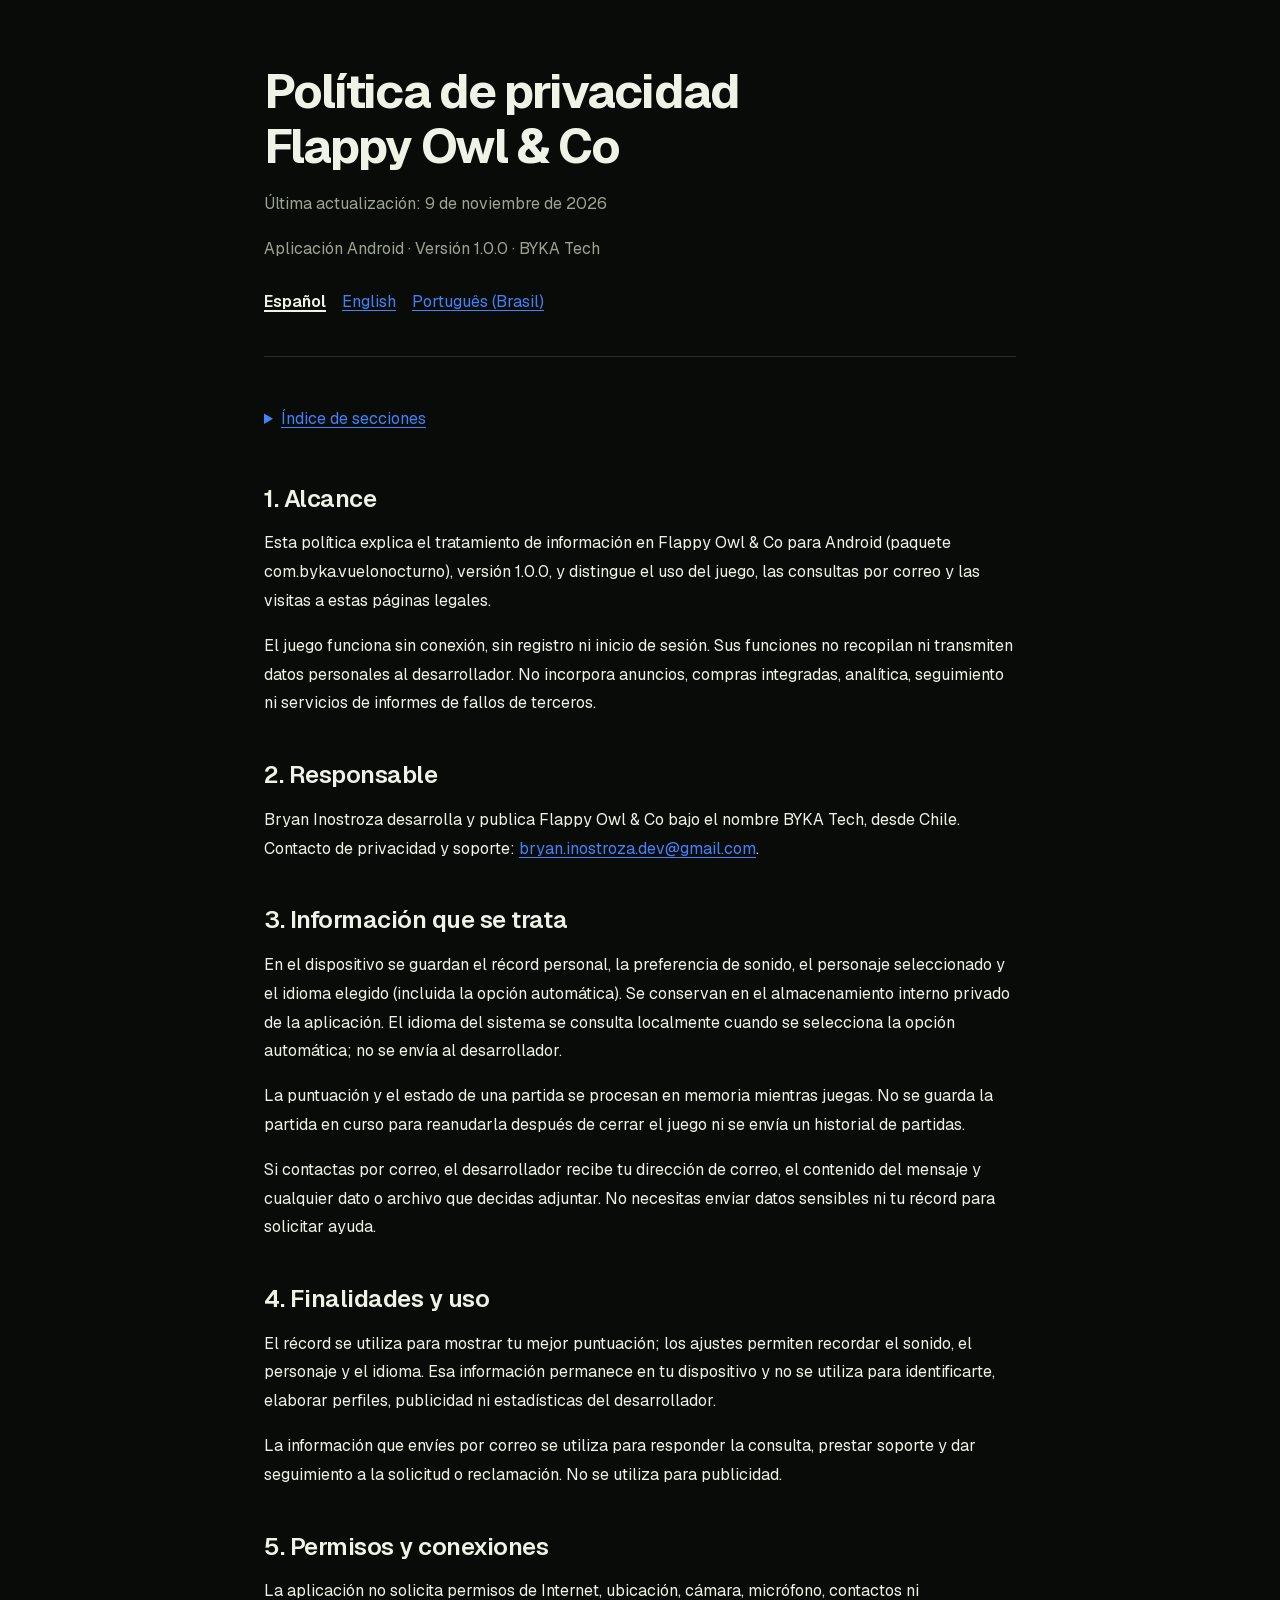
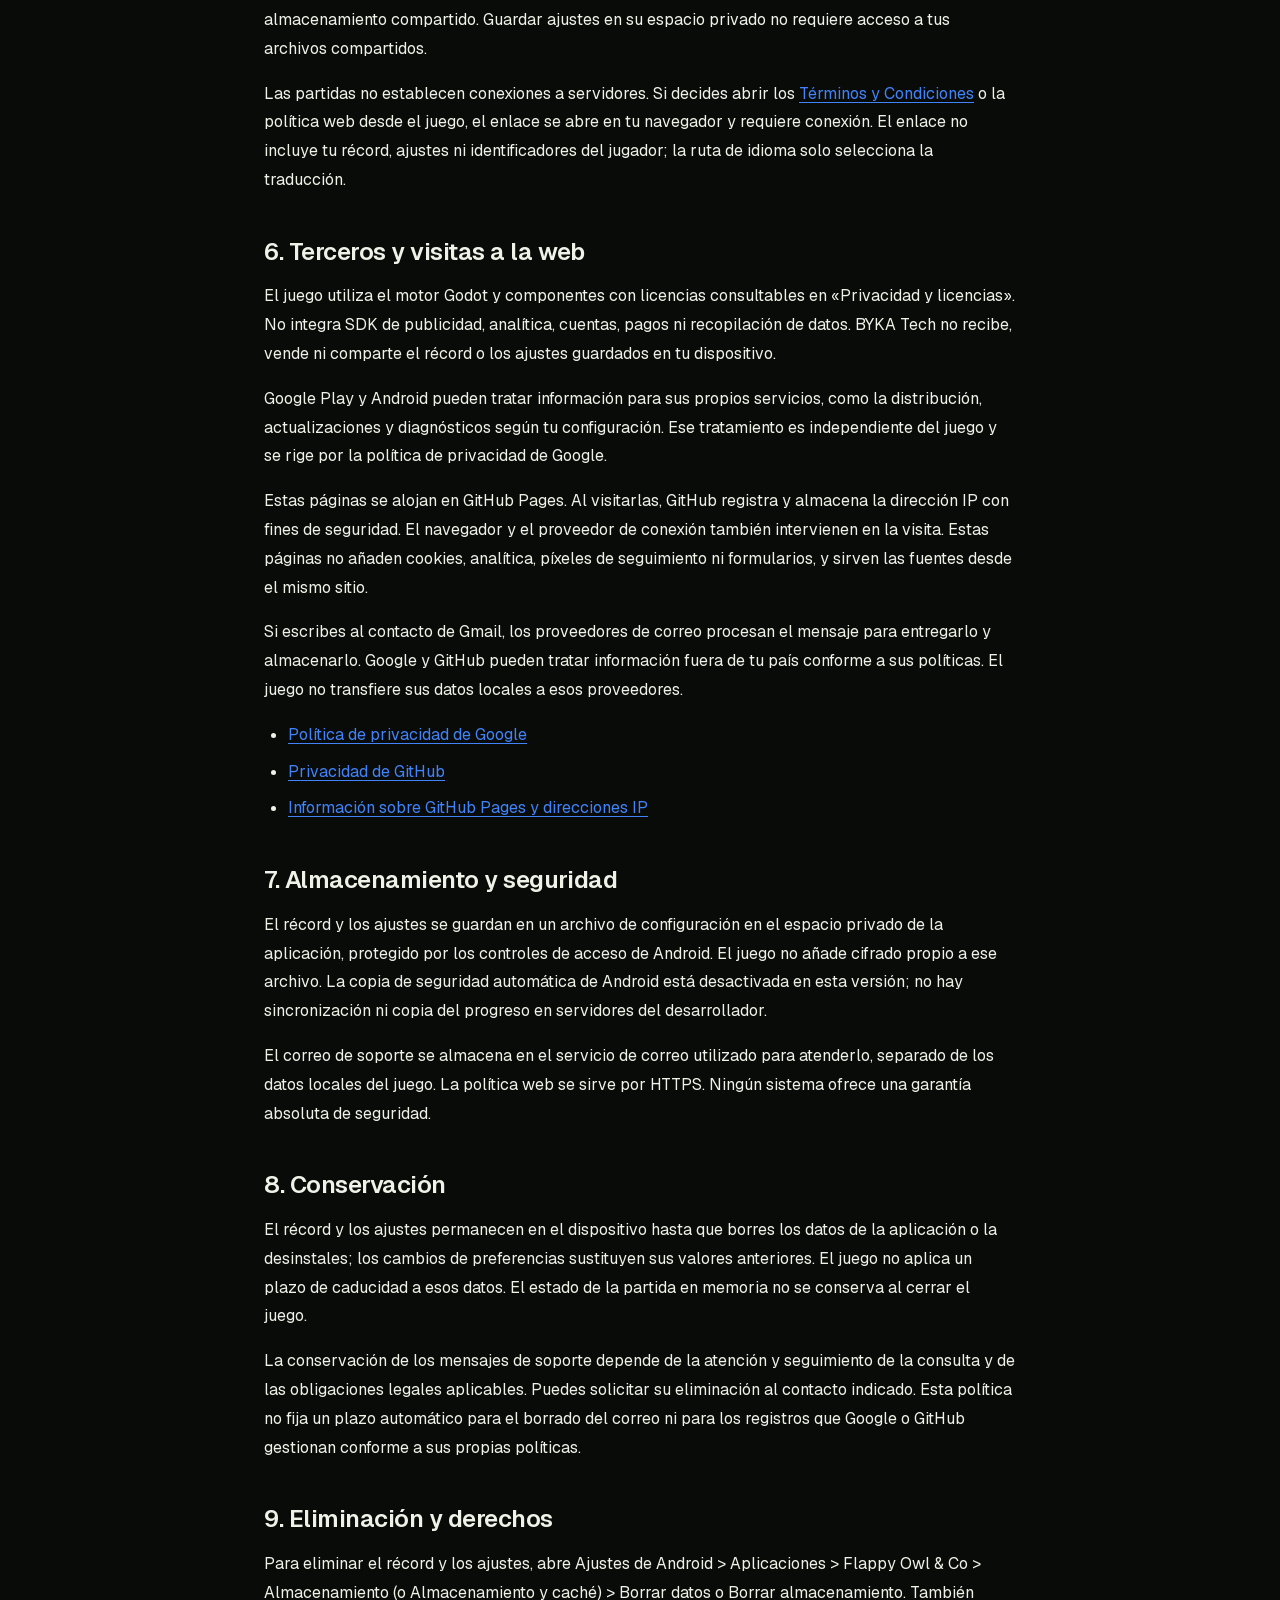
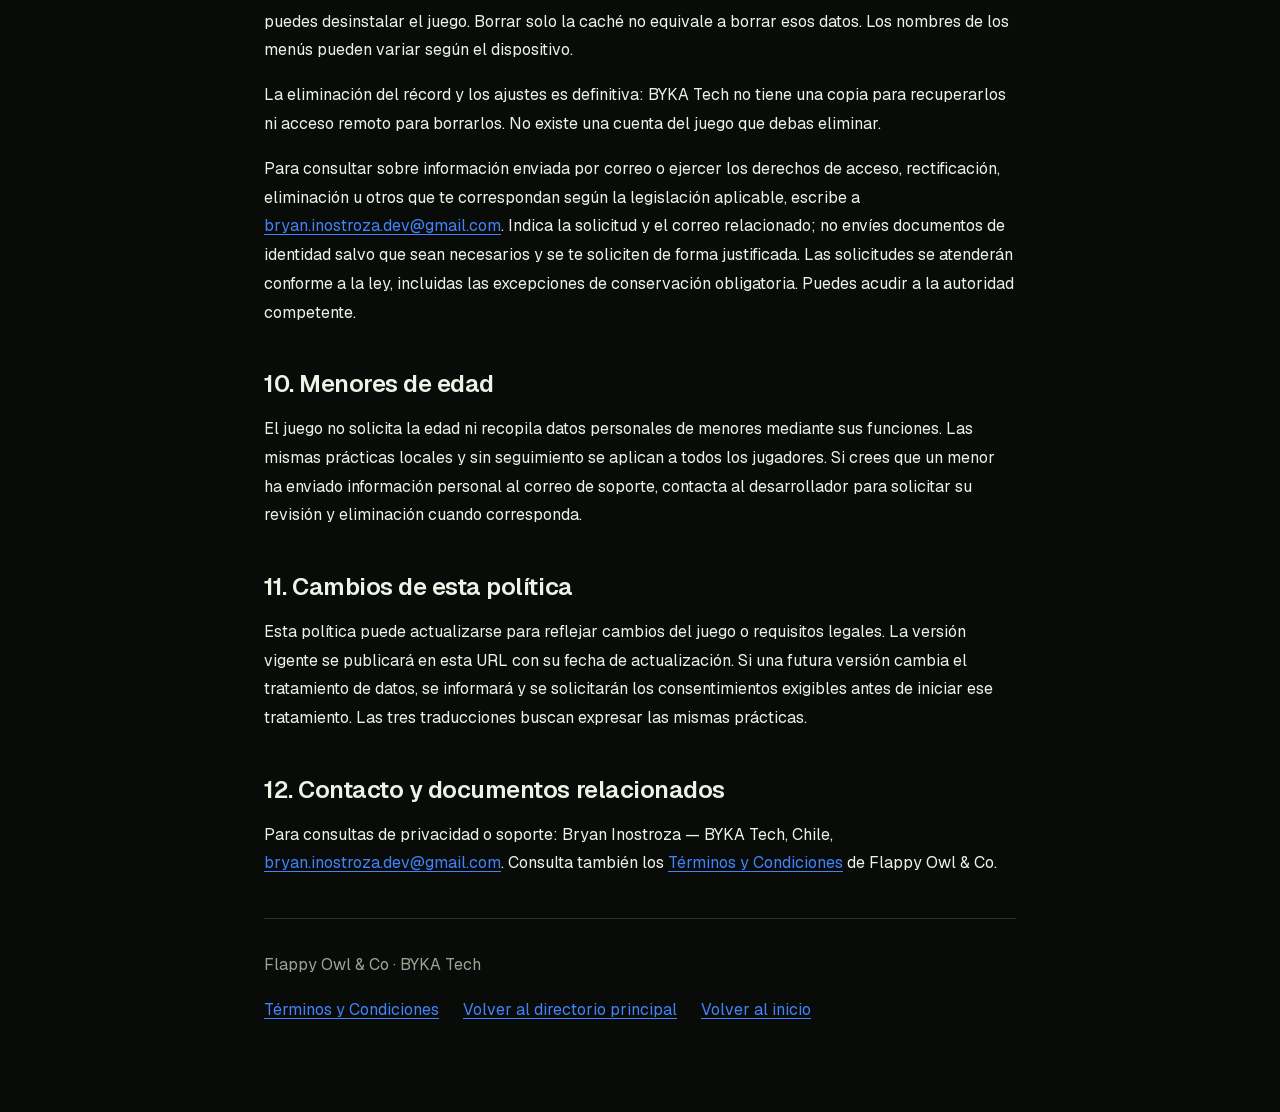
<file: flappy-owl-co/privacy/index.html>
<!doctype html>
<html lang="es" class="terms-document">
  <head>
    <meta charset="utf-8">
    <meta name="viewport" content="width=device-width, initial-scale=1">
    <meta name="theme-color" content="#090b09">
    <title>Política de privacidad — Flappy Owl &amp; Co</title>
    <meta name="description" content="Política de privacidad — Flappy Owl &amp; Co. Android · BYKA Tech · 9 de noviembre de 2026.">
    <link rel="stylesheet" href="../../styles.css">
    <link rel="stylesheet" href="../terms/terms.css">
    <link rel="preload" href="../../assets/fonts/geist-latin.woff2" as="font" type="font/woff2" crossorigin>
    <link rel="canonical" href="https://bryanino.github.io/app-privacy/flappy-owl-co/privacy/">
    <link rel="alternate" hreflang="es" href="https://bryanino.github.io/app-privacy/flappy-owl-co/privacy/">
    <link rel="alternate" hreflang="en" href="https://bryanino.github.io/app-privacy/flappy-owl-co/privacy/en/">
    <link rel="alternate" hreflang="pt-BR" href="https://bryanino.github.io/app-privacy/flappy-owl-co/privacy/pt-br/">
    <link rel="alternate" hreflang="x-default" href="https://bryanino.github.io/app-privacy/flappy-owl-co/privacy/">
  </head>
  <body class="policy-site terms-site">
    <a class="skip-link" href="#contenido">Ir al contenido</a>
    <main class="policy-page" id="contenido" tabindex="-1">
      <article aria-labelledby="titulo-privacidad">
        <header id="inicio">
          <h1 id="titulo-privacidad">Política de privacidad<br><span translate="no">Flappy Owl &amp; Co</span></h1>
          <p>Última actualización: <time datetime="2026-11-09">9 de noviembre de 2026</time></p>
          <p>Aplicación Android · Versión 1.0.0 · BYKA Tech</p>
          <nav class="language-nav" aria-label="Idioma">
            <ul>
              <li><a href="https://bryanino.github.io/app-privacy/flappy-owl-co/privacy/" lang="es" hreflang="es" aria-current="page">Español</a></li>
              <li><a href="https://bryanino.github.io/app-privacy/flappy-owl-co/privacy/en/" lang="en" hreflang="en">English</a></li>
              <li><a href="https://bryanino.github.io/app-privacy/flappy-owl-co/privacy/pt-br/" lang="pt-BR" hreflang="pt-BR">Português (Brasil)</a></li>
            </ul>
          </nav>
        </header>
        <nav class="terms-contents" aria-label="Índice de secciones">
          <details>
            <summary>Índice de secciones</summary>
            <ol>
              <li><a href="#alcance">Alcance</a></li>
              <li><a href="#responsable">Responsable</a></li>
              <li><a href="#datos">Información que se trata</a></li>
              <li><a href="#uso">Finalidades y uso</a></li>
              <li><a href="#permisos">Permisos y conexiones</a></li>
              <li><a href="#terceros">Terceros y visitas a la web</a></li>
              <li><a href="#seguridad">Almacenamiento y seguridad</a></li>
              <li><a href="#conservacion">Conservación</a></li>
              <li><a href="#eliminacion">Eliminación y derechos</a></li>
              <li><a href="#menores">Menores de edad</a></li>
              <li><a href="#cambios">Cambios de esta política</a></li>
              <li><a href="#contacto">Contacto y documentos relacionados</a></li>
            </ol>
          </details>
        </nav>
        <section aria-labelledby="alcance">
          <h2 id="alcance">1. Alcance</h2>
          <p>Esta política explica el tratamiento de información en Flappy Owl &amp; Co para Android (paquete com.byka.vuelonocturno), versión 1.0.0, y distingue el uso del juego, las consultas por correo y las visitas a estas páginas legales.</p>
          <p>El juego funciona sin conexión, sin registro ni inicio de sesión. Sus funciones no recopilan ni transmiten datos personales al desarrollador. No incorpora anuncios, compras integradas, analítica, seguimiento ni servicios de informes de fallos de terceros.</p>
        </section>
        <section aria-labelledby="responsable">
          <h2 id="responsable">2. Responsable</h2>
          <p>Bryan Inostroza desarrolla y publica Flappy Owl &amp; Co bajo el nombre BYKA Tech, desde Chile. Contacto de privacidad y soporte: <a href="mailto:bryan.inostroza.dev@gmail.com">bryan.inostroza.dev@gmail.com</a>.</p>
        </section>
        <section aria-labelledby="datos">
          <h2 id="datos">3. Información que se trata</h2>
          <p>En el dispositivo se guardan el récord personal, la preferencia de sonido, el personaje seleccionado y el idioma elegido (incluida la opción automática). Se conservan en el almacenamiento interno privado de la aplicación. El idioma del sistema se consulta localmente cuando se selecciona la opción automática; no se envía al desarrollador.</p>
          <p>La puntuación y el estado de una partida se procesan en memoria mientras juegas. No se guarda la partida en curso para reanudarla después de cerrar el juego ni se envía un historial de partidas.</p>
          <p>Si contactas por correo, el desarrollador recibe tu dirección de correo, el contenido del mensaje y cualquier dato o archivo que decidas adjuntar. No necesitas enviar datos sensibles ni tu récord para solicitar ayuda.</p>
        </section>
        <section aria-labelledby="uso">
          <h2 id="uso">4. Finalidades y uso</h2>
          <p>El récord se utiliza para mostrar tu mejor puntuación; los ajustes permiten recordar el sonido, el personaje y el idioma. Esa información permanece en tu dispositivo y no se utiliza para identificarte, elaborar perfiles, publicidad ni estadísticas del desarrollador.</p>
          <p>La información que envíes por correo se utiliza para responder la consulta, prestar soporte y dar seguimiento a la solicitud o reclamación. No se utiliza para publicidad.</p>
        </section>
        <section aria-labelledby="permisos">
          <h2 id="permisos">5. Permisos y conexiones</h2>
          <p>La aplicación no solicita permisos de Internet, ubicación, cámara, micrófono, contactos ni almacenamiento compartido. Guardar ajustes en su espacio privado no requiere acceso a tus archivos compartidos.</p>
          <p>Las partidas no establecen conexiones a servidores. Si decides abrir los <a href="https://bryanino.github.io/app-privacy/flappy-owl-co/terms/">Términos y Condiciones</a> o la política web desde el juego, el enlace se abre en tu navegador y requiere conexión. El enlace no incluye tu récord, ajustes ni identificadores del jugador; la ruta de idioma solo selecciona la traducción.</p>
        </section>
        <section aria-labelledby="terceros">
          <h2 id="terceros">6. Terceros y visitas a la web</h2>
          <p>El juego utiliza el motor Godot y componentes con licencias consultables en «Privacidad y licencias». No integra SDK de publicidad, analítica, cuentas, pagos ni recopilación de datos. BYKA Tech no recibe, vende ni comparte el récord o los ajustes guardados en tu dispositivo.</p>
          <p>Google Play y Android pueden tratar información para sus propios servicios, como la distribución, actualizaciones y diagnósticos según tu configuración. Ese tratamiento es independiente del juego y se rige por la política de privacidad de Google.</p>
          <p>Estas páginas se alojan en GitHub Pages. Al visitarlas, GitHub registra y almacena la dirección IP con fines de seguridad. El navegador y el proveedor de conexión también intervienen en la visita. Estas páginas no añaden cookies, analítica, píxeles de seguimiento ni formularios, y sirven las fuentes desde el mismo sitio.</p>
          <p>Si escribes al contacto de Gmail, los proveedores de correo procesan el mensaje para entregarlo y almacenarlo. Google y GitHub pueden tratar información fuera de tu país conforme a sus políticas. El juego no transfiere sus datos locales a esos proveedores.</p>
          <ul>
            <li><a href="https://policies.google.com/privacy">Política de privacidad de Google</a></li>
            <li><a href="https://docs.github.com/en/site-policy/privacy-policies/github-general-privacy-statement">Privacidad de GitHub</a></li>
            <li><a href="https://docs.github.com/en/pages/getting-started-with-github-pages/what-is-github-pages#data-collection">Información sobre GitHub Pages y direcciones IP</a></li>
          </ul>
        </section>
        <section aria-labelledby="seguridad">
          <h2 id="seguridad">7. Almacenamiento y seguridad</h2>
          <p>El récord y los ajustes se guardan en un archivo de configuración en el espacio privado de la aplicación, protegido por los controles de acceso de Android. El juego no añade cifrado propio a ese archivo. La copia de seguridad automática de Android está desactivada en esta versión; no hay sincronización ni copia del progreso en servidores del desarrollador.</p>
          <p>El correo de soporte se almacena en el servicio de correo utilizado para atenderlo, separado de los datos locales del juego. La política web se sirve por HTTPS. Ningún sistema ofrece una garantía absoluta de seguridad.</p>
        </section>
        <section aria-labelledby="conservacion">
          <h2 id="conservacion">8. Conservación</h2>
          <p>El récord y los ajustes permanecen en el dispositivo hasta que borres los datos de la aplicación o la desinstales; los cambios de preferencias sustituyen sus valores anteriores. El juego no aplica un plazo de caducidad a esos datos. El estado de la partida en memoria no se conserva al cerrar el juego.</p>
          <p>La conservación de los mensajes de soporte depende de la atención y seguimiento de la consulta y de las obligaciones legales aplicables. Puedes solicitar su eliminación al contacto indicado. Esta política no fija un plazo automático para el borrado del correo ni para los registros que Google o GitHub gestionan conforme a sus propias políticas.</p>
        </section>
        <section aria-labelledby="eliminacion">
          <h2 id="eliminacion">9. Eliminación y derechos</h2>
          <p>Para eliminar el récord y los ajustes, abre Ajustes de Android &gt; Aplicaciones &gt; Flappy Owl &amp; Co &gt; Almacenamiento (o Almacenamiento y caché) &gt; Borrar datos o Borrar almacenamiento. También puedes desinstalar el juego. Borrar solo la caché no equivale a borrar esos datos. Los nombres de los menús pueden variar según el dispositivo.</p>
          <p>La eliminación del récord y los ajustes es definitiva: BYKA Tech no tiene una copia para recuperarlos ni acceso remoto para borrarlos. No existe una cuenta del juego que debas eliminar.</p>
          <p>Para consultar sobre información enviada por correo o ejercer los derechos de acceso, rectificación, eliminación u otros que te correspondan según la legislación aplicable, escribe a <a href="mailto:bryan.inostroza.dev@gmail.com">bryan.inostroza.dev@gmail.com</a>. Indica la solicitud y el correo relacionado; no envíes documentos de identidad salvo que sean necesarios y se te soliciten de forma justificada. Las solicitudes se atenderán conforme a la ley, incluidas las excepciones de conservación obligatoria. Puedes acudir a la autoridad competente.</p>
        </section>
        <section aria-labelledby="menores">
          <h2 id="menores">10. Menores de edad</h2>
          <p>El juego no solicita la edad ni recopila datos personales de menores mediante sus funciones. Las mismas prácticas locales y sin seguimiento se aplican a todos los jugadores. Si crees que un menor ha enviado información personal al correo de soporte, contacta al desarrollador para solicitar su revisión y eliminación cuando corresponda.</p>
        </section>
        <section aria-labelledby="cambios">
          <h2 id="cambios">11. Cambios de esta política</h2>
          <p>Esta política puede actualizarse para reflejar cambios del juego o requisitos legales. La versión vigente se publicará en esta URL con su fecha de actualización. Si una futura versión cambia el tratamiento de datos, se informará y se solicitarán los consentimientos exigibles antes de iniciar ese tratamiento. Las tres traducciones buscan expresar las mismas prácticas.</p>
        </section>
        <section aria-labelledby="contacto">
          <h2 id="contacto">12. Contacto y documentos relacionados</h2>
          <p>Para consultas de privacidad o soporte: Bryan Inostroza — BYKA Tech, Chile, <a href="mailto:bryan.inostroza.dev@gmail.com">bryan.inostroza.dev@gmail.com</a>. Consulta también los <a href="https://bryanino.github.io/app-privacy/flappy-owl-co/terms/">Términos y Condiciones</a> de Flappy Owl &amp; Co.</p>
        </section>
        <footer class="terms-footer">
          <p><span translate="no">Flappy Owl &amp; Co · BYKA Tech</span></p>
          <nav aria-label="Términos y Condiciones">
            <a href="https://bryanino.github.io/app-privacy/flappy-owl-co/terms/">Términos y Condiciones</a>
            <a href="../../">Volver al directorio principal</a>
            <a href="#inicio">Volver al inicio</a>
          </nav>
        </footer>
      </article>
    </main>
  </body>
</html>
</file>
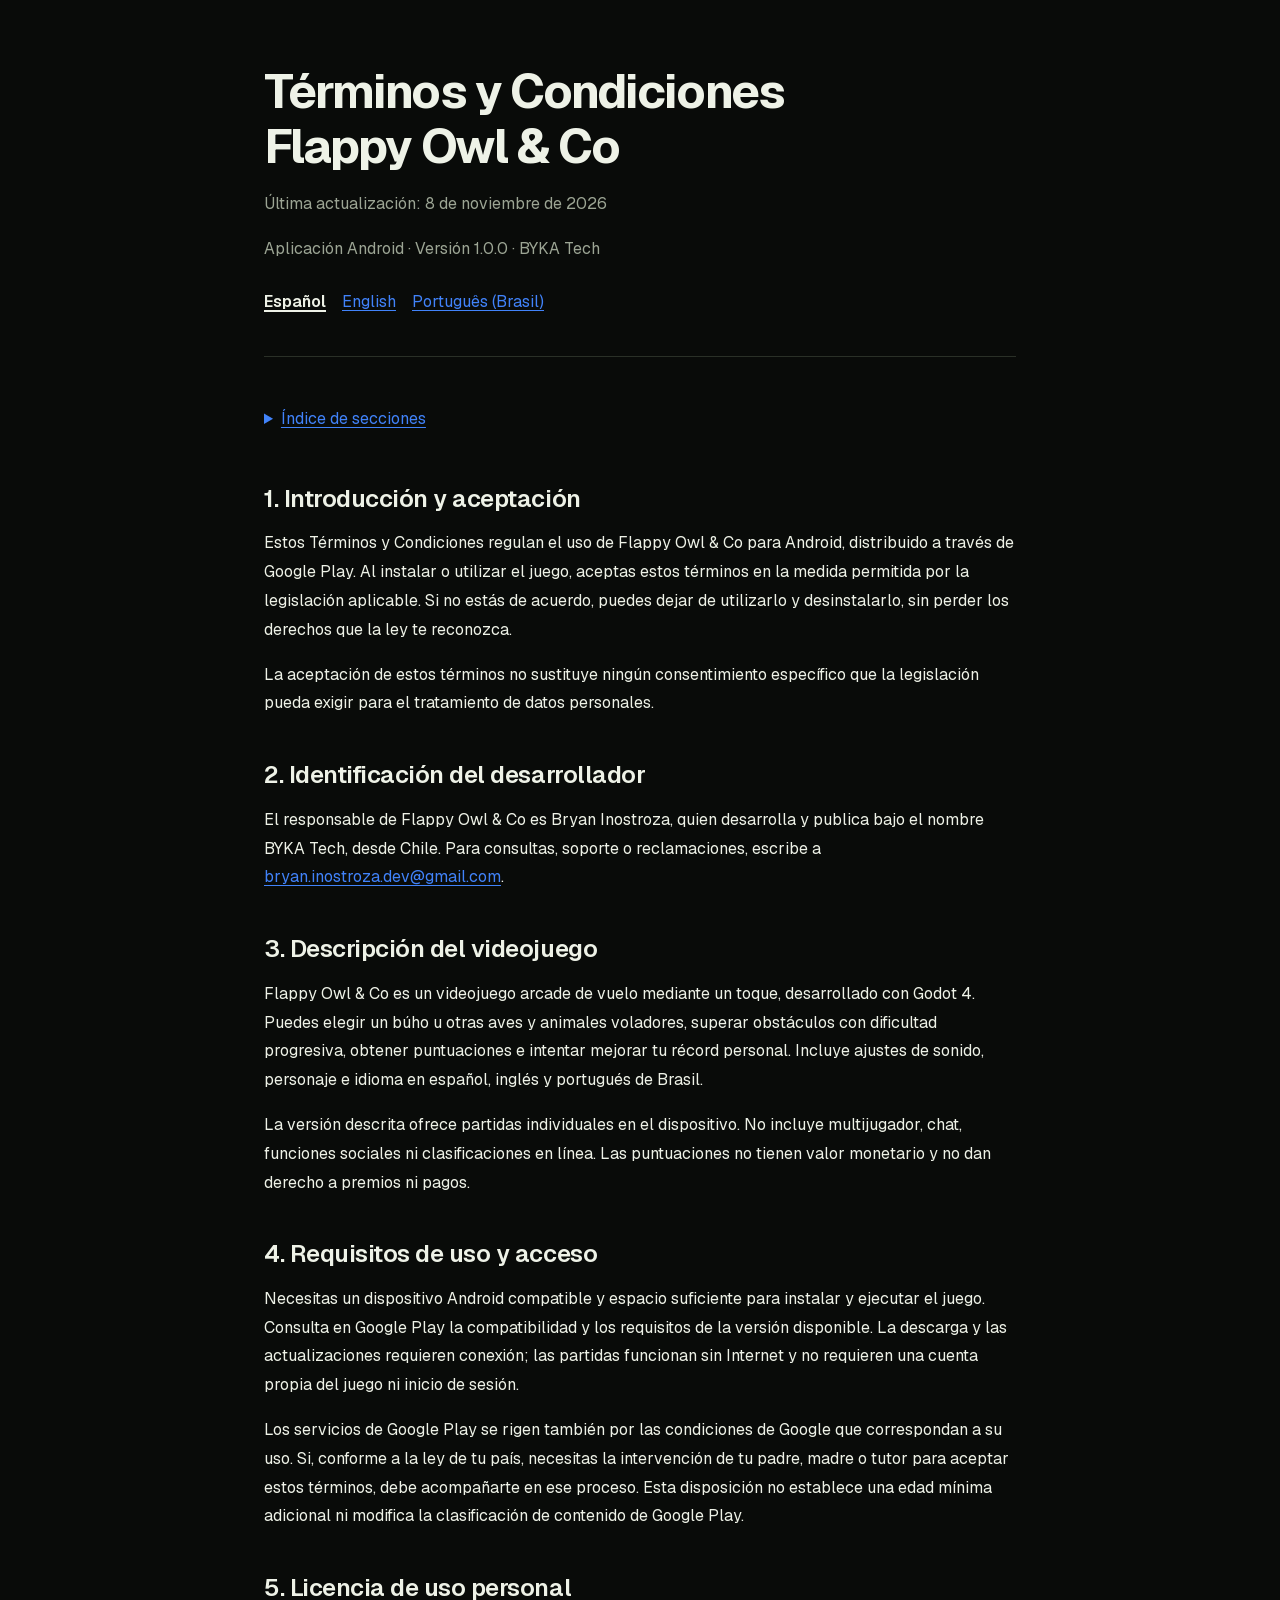
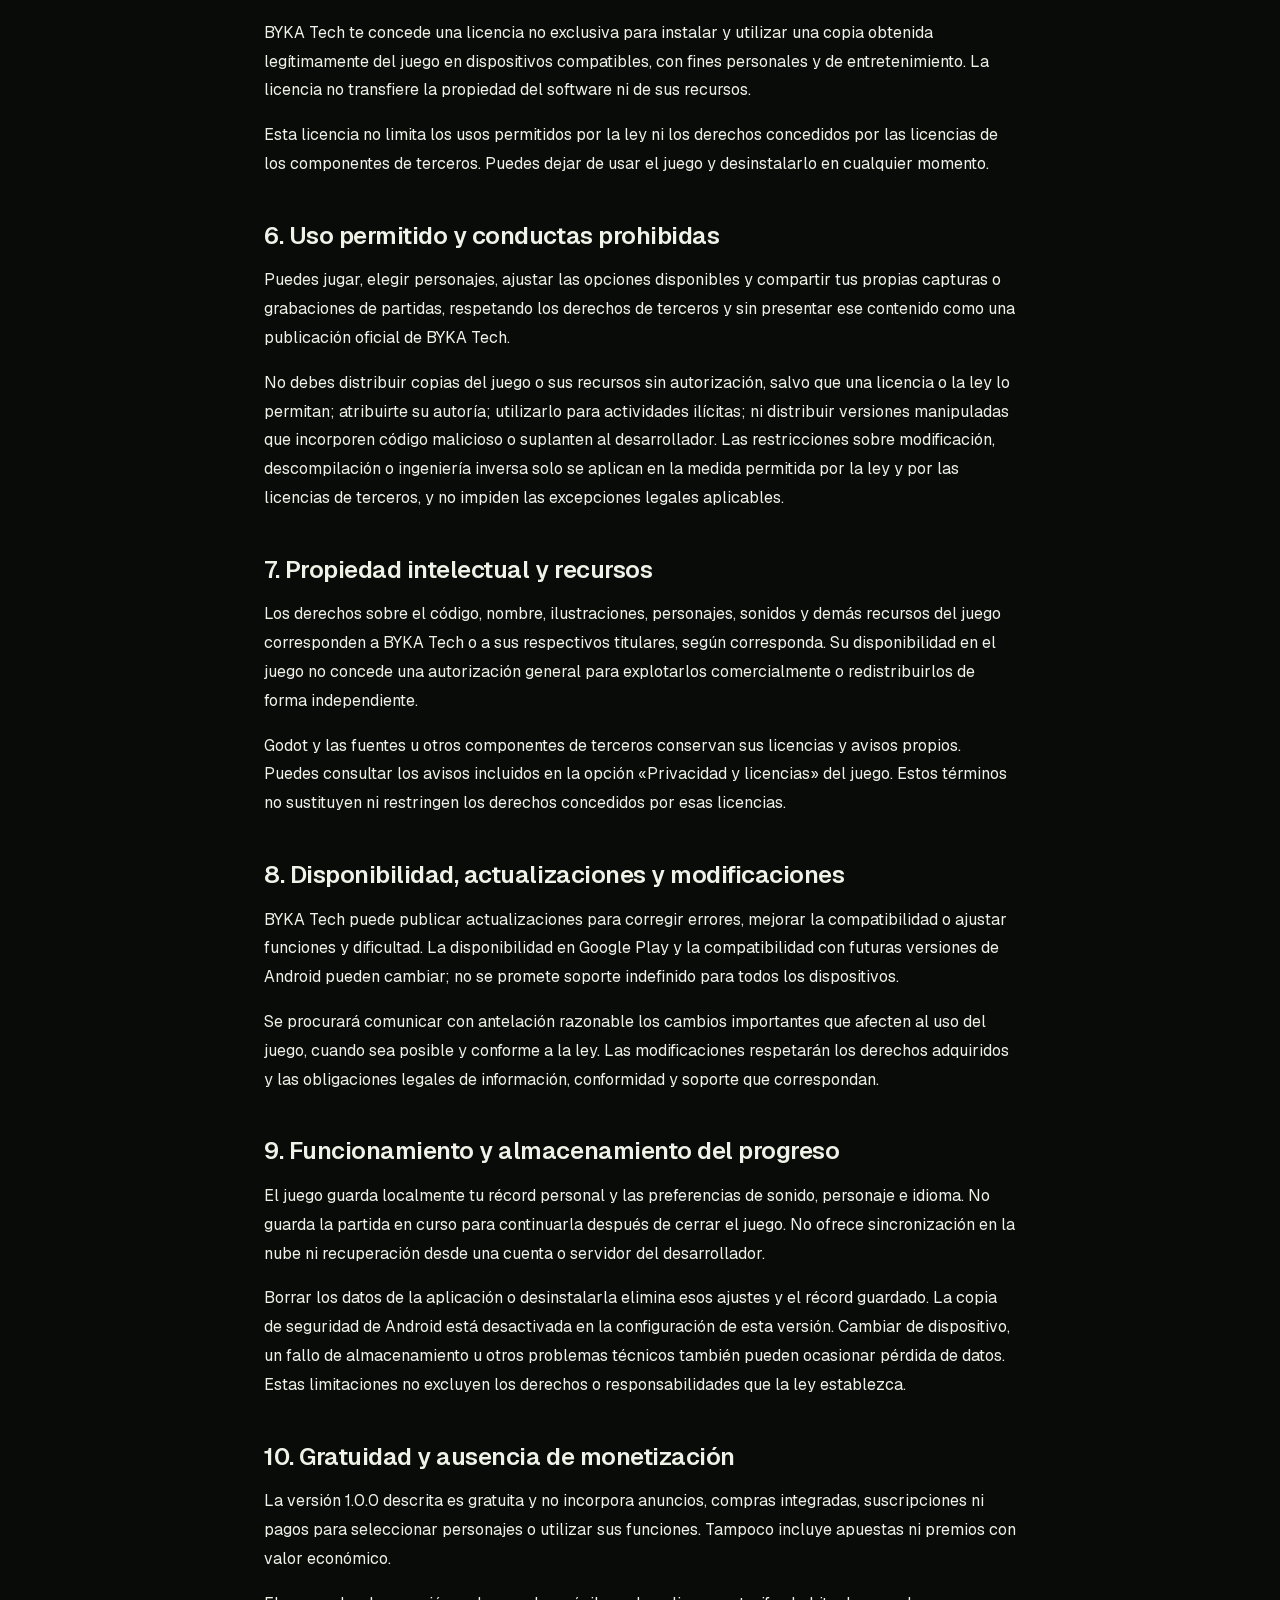
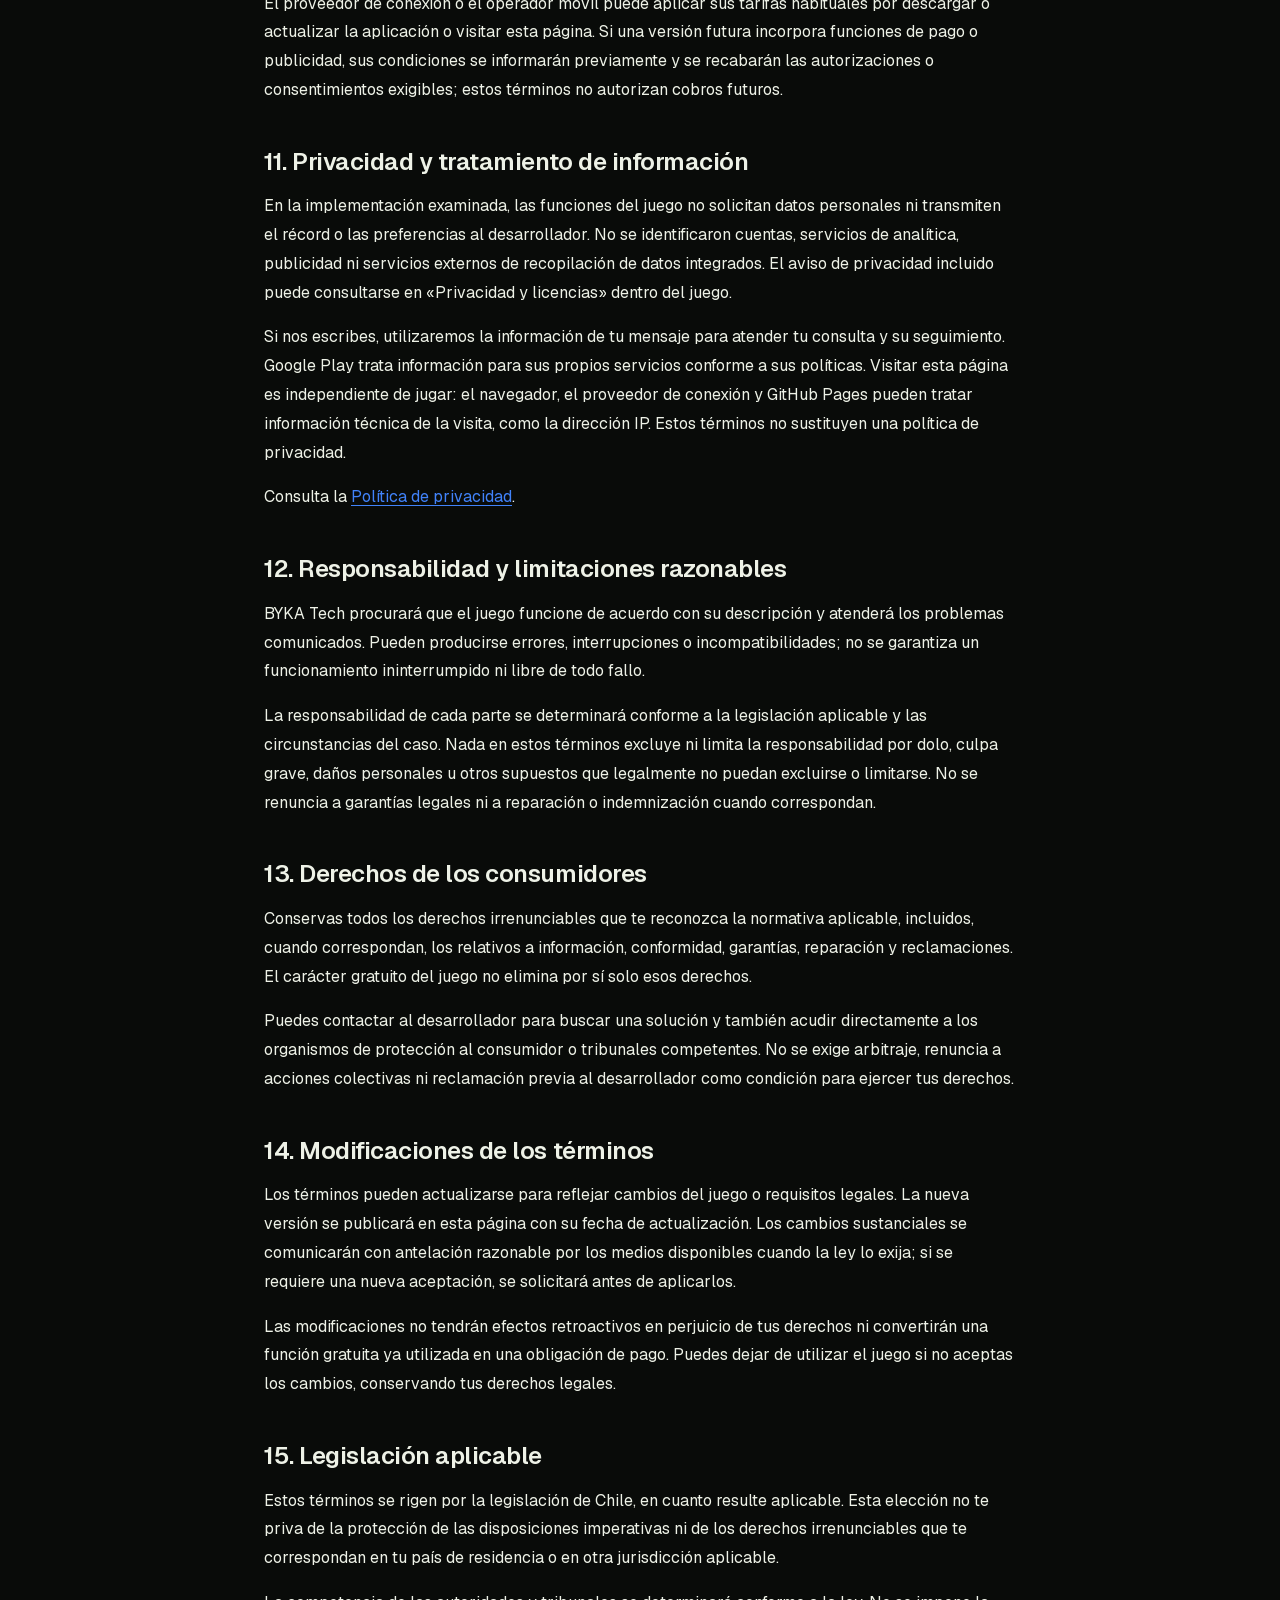
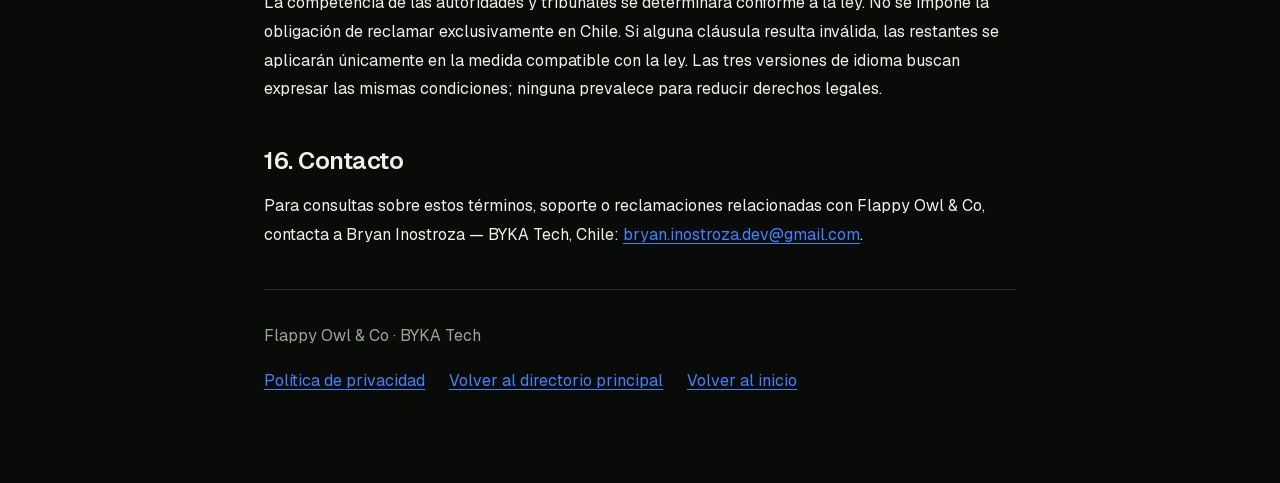
<file: flappy-owl-co/terms/index.html>
<!doctype html>
<html lang="es" class="terms-document">
  <head>
    <meta charset="utf-8">
    <meta name="viewport" content="width=device-width, initial-scale=1">
    <meta name="theme-color" content="#090b09">
    <title>Términos y Condiciones — Flappy Owl &amp; Co</title>
    <meta name="description" content="Términos y Condiciones — Flappy Owl &amp; Co. Android · BYKA Tech · 8 de noviembre de 2026.">
    <link rel="stylesheet" href="../../styles.css">
    <link rel="stylesheet" href="./terms.css">
    <link rel="preload" href="../../assets/fonts/geist-latin.woff2" as="font" type="font/woff2" crossorigin>
    <link rel="canonical" href="https://bryanino.github.io/app-privacy/flappy-owl-co/terms/">
    <link rel="alternate" hreflang="es" href="https://bryanino.github.io/app-privacy/flappy-owl-co/terms/">
    <link rel="alternate" hreflang="en" href="https://bryanino.github.io/app-privacy/flappy-owl-co/terms/en/">
    <link rel="alternate" hreflang="pt-BR" href="https://bryanino.github.io/app-privacy/flappy-owl-co/terms/pt-br/">
    <link rel="alternate" hreflang="x-default" href="https://bryanino.github.io/app-privacy/flappy-owl-co/terms/">
  </head>
  <body class="policy-site terms-site">
    <a class="skip-link" href="#contenido">Ir al contenido</a>
    <main class="policy-page" id="contenido" tabindex="-1">
      <article aria-labelledby="titulo-terminos">
        <header id="inicio">
          <h1 id="titulo-terminos">Términos y Condiciones<br><span translate="no">Flappy Owl &amp; Co</span></h1>
          <p>Última actualización: <time datetime="2026-11-08">8 de noviembre de 2026</time></p>
          <p>Aplicación Android · Versión 1.0.0 · BYKA Tech</p>
          <nav class="language-nav" aria-label="Idioma">
            <ul>
              <li><a href="./" lang="es" hreflang="es" aria-current="page">Español</a></li>
              <li><a href="./en/" lang="en" hreflang="en">English</a></li>
              <li><a href="./pt-br/" lang="pt-BR" hreflang="pt-BR">Português (Brasil)</a></li>
            </ul>
          </nav>
        </header>
        <nav class="terms-contents" aria-label="Índice de secciones">
          <details>
            <summary>Índice de secciones</summary>
            <ol>
              <li><a href="#aceptacion">Introducción y aceptación</a></li>
              <li><a href="#desarrollador">Identificación del desarrollador</a></li>
              <li><a href="#juego">Descripción del videojuego</a></li>
              <li><a href="#acceso">Requisitos de uso y acceso</a></li>
              <li><a href="#licencia">Licencia de uso personal</a></li>
              <li><a href="#uso">Uso permitido y conductas prohibidas</a></li>
              <li><a href="#propiedad">Propiedad intelectual y recursos</a></li>
              <li><a href="#disponibilidad">Disponibilidad, actualizaciones y modificaciones</a></li>
              <li><a href="#progreso">Funcionamiento y almacenamiento del progreso</a></li>
              <li><a href="#gratuidad">Gratuidad y ausencia de monetización</a></li>
              <li><a href="#privacidad">Privacidad y tratamiento de información</a></li>
              <li><a href="#responsabilidad">Responsabilidad y limitaciones razonables</a></li>
              <li><a href="#consumidores">Derechos de los consumidores</a></li>
              <li><a href="#cambios">Modificaciones de los términos</a></li>
              <li><a href="#ley">Legislación aplicable</a></li>
              <li><a href="#contacto">Contacto</a></li>
            </ol>
          </details>
        </nav>
        <section aria-labelledby="aceptacion">
          <h2 id="aceptacion">1. Introducción y aceptación</h2>
          <p>Estos Términos y Condiciones regulan el uso de <span translate="no">Flappy Owl &amp; Co</span> para Android, distribuido a través de Google Play. Al instalar o utilizar el juego, aceptas estos términos en la medida permitida por la legislación aplicable. Si no estás de acuerdo, puedes dejar de utilizarlo y desinstalarlo, sin perder los derechos que la ley te reconozca.</p>
          <p>La aceptación de estos términos no sustituye ningún consentimiento específico que la legislación pueda exigir para el tratamiento de datos personales.</p>
        </section>
        <section aria-labelledby="desarrollador">
          <h2 id="desarrollador">2. Identificación del desarrollador</h2>
          <p>El responsable de <span translate="no">Flappy Owl &amp; Co</span> es Bryan Inostroza, quien desarrolla y publica bajo el nombre BYKA Tech, desde Chile. Para consultas, soporte o reclamaciones, escribe a <a href="mailto:bryan.inostroza.dev@gmail.com">bryan.inostroza.dev@gmail.com</a>.</p>
        </section>
        <section aria-labelledby="juego">
          <h2 id="juego">3. Descripción del videojuego</h2>
          <p><span translate="no">Flappy Owl &amp; Co</span> es un videojuego arcade de vuelo mediante un toque, desarrollado con Godot 4. Puedes elegir un búho u otras aves y animales voladores, superar obstáculos con dificultad progresiva, obtener puntuaciones e intentar mejorar tu récord personal. Incluye ajustes de sonido, personaje e idioma en español, inglés y portugués de Brasil.</p>
          <p>La versión descrita ofrece partidas individuales en el dispositivo. No incluye multijugador, chat, funciones sociales ni clasificaciones en línea. Las puntuaciones no tienen valor monetario y no dan derecho a premios ni pagos.</p>
        </section>
        <section aria-labelledby="acceso">
          <h2 id="acceso">4. Requisitos de uso y acceso</h2>
          <p>Necesitas un dispositivo Android compatible y espacio suficiente para instalar y ejecutar el juego. Consulta en Google Play la compatibilidad y los requisitos de la versión disponible. La descarga y las actualizaciones requieren conexión; las partidas funcionan sin Internet y no requieren una cuenta propia del juego ni inicio de sesión.</p>
          <p>Los servicios de Google Play se rigen también por las condiciones de Google que correspondan a su uso. Si, conforme a la ley de tu país, necesitas la intervención de tu padre, madre o tutor para aceptar estos términos, debe acompañarte en ese proceso. Esta disposición no establece una edad mínima adicional ni modifica la clasificación de contenido de Google Play.</p>
        </section>
        <section aria-labelledby="licencia">
          <h2 id="licencia">5. Licencia de uso personal</h2>
          <p>BYKA Tech te concede una licencia no exclusiva para instalar y utilizar una copia obtenida legítimamente del juego en dispositivos compatibles, con fines personales y de entretenimiento. La licencia no transfiere la propiedad del software ni de sus recursos.</p>
          <p>Esta licencia no limita los usos permitidos por la ley ni los derechos concedidos por las licencias de los componentes de terceros. Puedes dejar de usar el juego y desinstalarlo en cualquier momento.</p>
        </section>
        <section aria-labelledby="uso">
          <h2 id="uso">6. Uso permitido y conductas prohibidas</h2>
          <p>Puedes jugar, elegir personajes, ajustar las opciones disponibles y compartir tus propias capturas o grabaciones de partidas, respetando los derechos de terceros y sin presentar ese contenido como una publicación oficial de BYKA Tech.</p>
          <p>No debes distribuir copias del juego o sus recursos sin autorización, salvo que una licencia o la ley lo permitan; atribuirte su autoría; utilizarlo para actividades ilícitas; ni distribuir versiones manipuladas que incorporen código malicioso o suplanten al desarrollador. Las restricciones sobre modificación, descompilación o ingeniería inversa solo se aplican en la medida permitida por la ley y por las licencias de terceros, y no impiden las excepciones legales aplicables.</p>
        </section>
        <section aria-labelledby="propiedad">
          <h2 id="propiedad">7. Propiedad intelectual y recursos</h2>
          <p>Los derechos sobre el código, nombre, ilustraciones, personajes, sonidos y demás recursos del juego corresponden a BYKA Tech o a sus respectivos titulares, según corresponda. Su disponibilidad en el juego no concede una autorización general para explotarlos comercialmente o redistribuirlos de forma independiente.</p>
          <p>Godot y las fuentes u otros componentes de terceros conservan sus licencias y avisos propios. Puedes consultar los avisos incluidos en la opción «Privacidad y licencias» del juego. Estos términos no sustituyen ni restringen los derechos concedidos por esas licencias.</p>
        </section>
        <section aria-labelledby="disponibilidad">
          <h2 id="disponibilidad">8. Disponibilidad, actualizaciones y modificaciones</h2>
          <p>BYKA Tech puede publicar actualizaciones para corregir errores, mejorar la compatibilidad o ajustar funciones y dificultad. La disponibilidad en Google Play y la compatibilidad con futuras versiones de Android pueden cambiar; no se promete soporte indefinido para todos los dispositivos.</p>
          <p>Se procurará comunicar con antelación razonable los cambios importantes que afecten al uso del juego, cuando sea posible y conforme a la ley. Las modificaciones respetarán los derechos adquiridos y las obligaciones legales de información, conformidad y soporte que correspondan.</p>
        </section>
        <section aria-labelledby="progreso">
          <h2 id="progreso">9. Funcionamiento y almacenamiento del progreso</h2>
          <p>El juego guarda localmente tu récord personal y las preferencias de sonido, personaje e idioma. No guarda la partida en curso para continuarla después de cerrar el juego. No ofrece sincronización en la nube ni recuperación desde una cuenta o servidor del desarrollador.</p>
          <p>Borrar los datos de la aplicación o desinstalarla elimina esos ajustes y el récord guardado. La copia de seguridad de Android está desactivada en la configuración de esta versión. Cambiar de dispositivo, un fallo de almacenamiento u otros problemas técnicos también pueden ocasionar pérdida de datos. Estas limitaciones no excluyen los derechos o responsabilidades que la ley establezca.</p>
        </section>
        <section aria-labelledby="gratuidad">
          <h2 id="gratuidad">10. Gratuidad y ausencia de monetización</h2>
          <p>La versión 1.0.0 descrita es gratuita y no incorpora anuncios, compras integradas, suscripciones ni pagos para seleccionar personajes o utilizar sus funciones. Tampoco incluye apuestas ni premios con valor económico.</p>
          <p>El proveedor de conexión o el operador móvil puede aplicar sus tarifas habituales por descargar o actualizar la aplicación o visitar esta página. Si una versión futura incorpora funciones de pago o publicidad, sus condiciones se informarán previamente y se recabarán las autorizaciones o consentimientos exigibles; estos términos no autorizan cobros futuros.</p>
        </section>
        <section aria-labelledby="privacidad">
          <h2 id="privacidad">11. Privacidad y tratamiento de información</h2>
          <p>En la implementación examinada, las funciones del juego no solicitan datos personales ni transmiten el récord o las preferencias al desarrollador. No se identificaron cuentas, servicios de analítica, publicidad ni servicios externos de recopilación de datos integrados. El aviso de privacidad incluido puede consultarse en «Privacidad y licencias» dentro del juego.</p>
          <p>Si nos escribes, utilizaremos la información de tu mensaje para atender tu consulta y su seguimiento. Google Play trata información para sus propios servicios conforme a sus políticas. Visitar esta página es independiente de jugar: el navegador, el proveedor de conexión y GitHub Pages pueden tratar información técnica de la visita, como la dirección IP. Estos términos no sustituyen una política de privacidad.</p>
          <p>Consulta la <a href="https://bryanino.github.io/app-privacy/flappy-owl-co/privacy/">Política de privacidad</a>.</p>
        </section>
        <section aria-labelledby="responsabilidad">
          <h2 id="responsabilidad">12. Responsabilidad y limitaciones razonables</h2>
          <p>BYKA Tech procurará que el juego funcione de acuerdo con su descripción y atenderá los problemas comunicados. Pueden producirse errores, interrupciones o incompatibilidades; no se garantiza un funcionamiento ininterrumpido ni libre de todo fallo.</p>
          <p>La responsabilidad de cada parte se determinará conforme a la legislación aplicable y las circunstancias del caso. Nada en estos términos excluye ni limita la responsabilidad por dolo, culpa grave, daños personales u otros supuestos que legalmente no puedan excluirse o limitarse. No se renuncia a garantías legales ni a reparación o indemnización cuando correspondan.</p>
        </section>
        <section aria-labelledby="consumidores">
          <h2 id="consumidores">13. Derechos de los consumidores</h2>
          <p>Conservas todos los derechos irrenunciables que te reconozca la normativa aplicable, incluidos, cuando correspondan, los relativos a información, conformidad, garantías, reparación y reclamaciones. El carácter gratuito del juego no elimina por sí solo esos derechos.</p>
          <p>Puedes contactar al desarrollador para buscar una solución y también acudir directamente a los organismos de protección al consumidor o tribunales competentes. No se exige arbitraje, renuncia a acciones colectivas ni reclamación previa al desarrollador como condición para ejercer tus derechos.</p>
        </section>
        <section aria-labelledby="cambios">
          <h2 id="cambios">14. Modificaciones de los términos</h2>
          <p>Los términos pueden actualizarse para reflejar cambios del juego o requisitos legales. La nueva versión se publicará en esta página con su fecha de actualización. Los cambios sustanciales se comunicarán con antelación razonable por los medios disponibles cuando la ley lo exija; si se requiere una nueva aceptación, se solicitará antes de aplicarlos.</p>
          <p>Las modificaciones no tendrán efectos retroactivos en perjuicio de tus derechos ni convertirán una función gratuita ya utilizada en una obligación de pago. Puedes dejar de utilizar el juego si no aceptas los cambios, conservando tus derechos legales.</p>
        </section>
        <section aria-labelledby="ley">
          <h2 id="ley">15. Legislación aplicable</h2>
          <p>Estos términos se rigen por la legislación de Chile, en cuanto resulte aplicable. Esta elección no te priva de la protección de las disposiciones imperativas ni de los derechos irrenunciables que te correspondan en tu país de residencia o en otra jurisdicción aplicable.</p>
          <p>La competencia de las autoridades y tribunales se determinará conforme a la ley. No se impone la obligación de reclamar exclusivamente en Chile. Si alguna cláusula resulta inválida, las restantes se aplicarán únicamente en la medida compatible con la ley. Las tres versiones de idioma buscan expresar las mismas condiciones; ninguna prevalece para reducir derechos legales.</p>
        </section>
        <section aria-labelledby="contacto">
          <h2 id="contacto">16. Contacto</h2>
          <p>Para consultas sobre estos términos, soporte o reclamaciones relacionadas con <span translate="no">Flappy Owl &amp; Co</span>, contacta a Bryan Inostroza — BYKA Tech, Chile: <a href="mailto:bryan.inostroza.dev@gmail.com">bryan.inostroza.dev@gmail.com</a>.</p>
        </section>
        <footer class="terms-footer">
          <p><span translate="no">Flappy Owl &amp; Co · BYKA Tech</span></p>
          <nav aria-label="Volver al directorio principal">
            <a href="https://bryanino.github.io/app-privacy/flappy-owl-co/privacy/">Política de privacidad</a>
            <a href="../../">Volver al directorio principal</a>
            <a href="#inicio">Volver al inicio</a>
          </nav>
        </footer>
      </article>
    </main>
  </body>
</html>
</file>
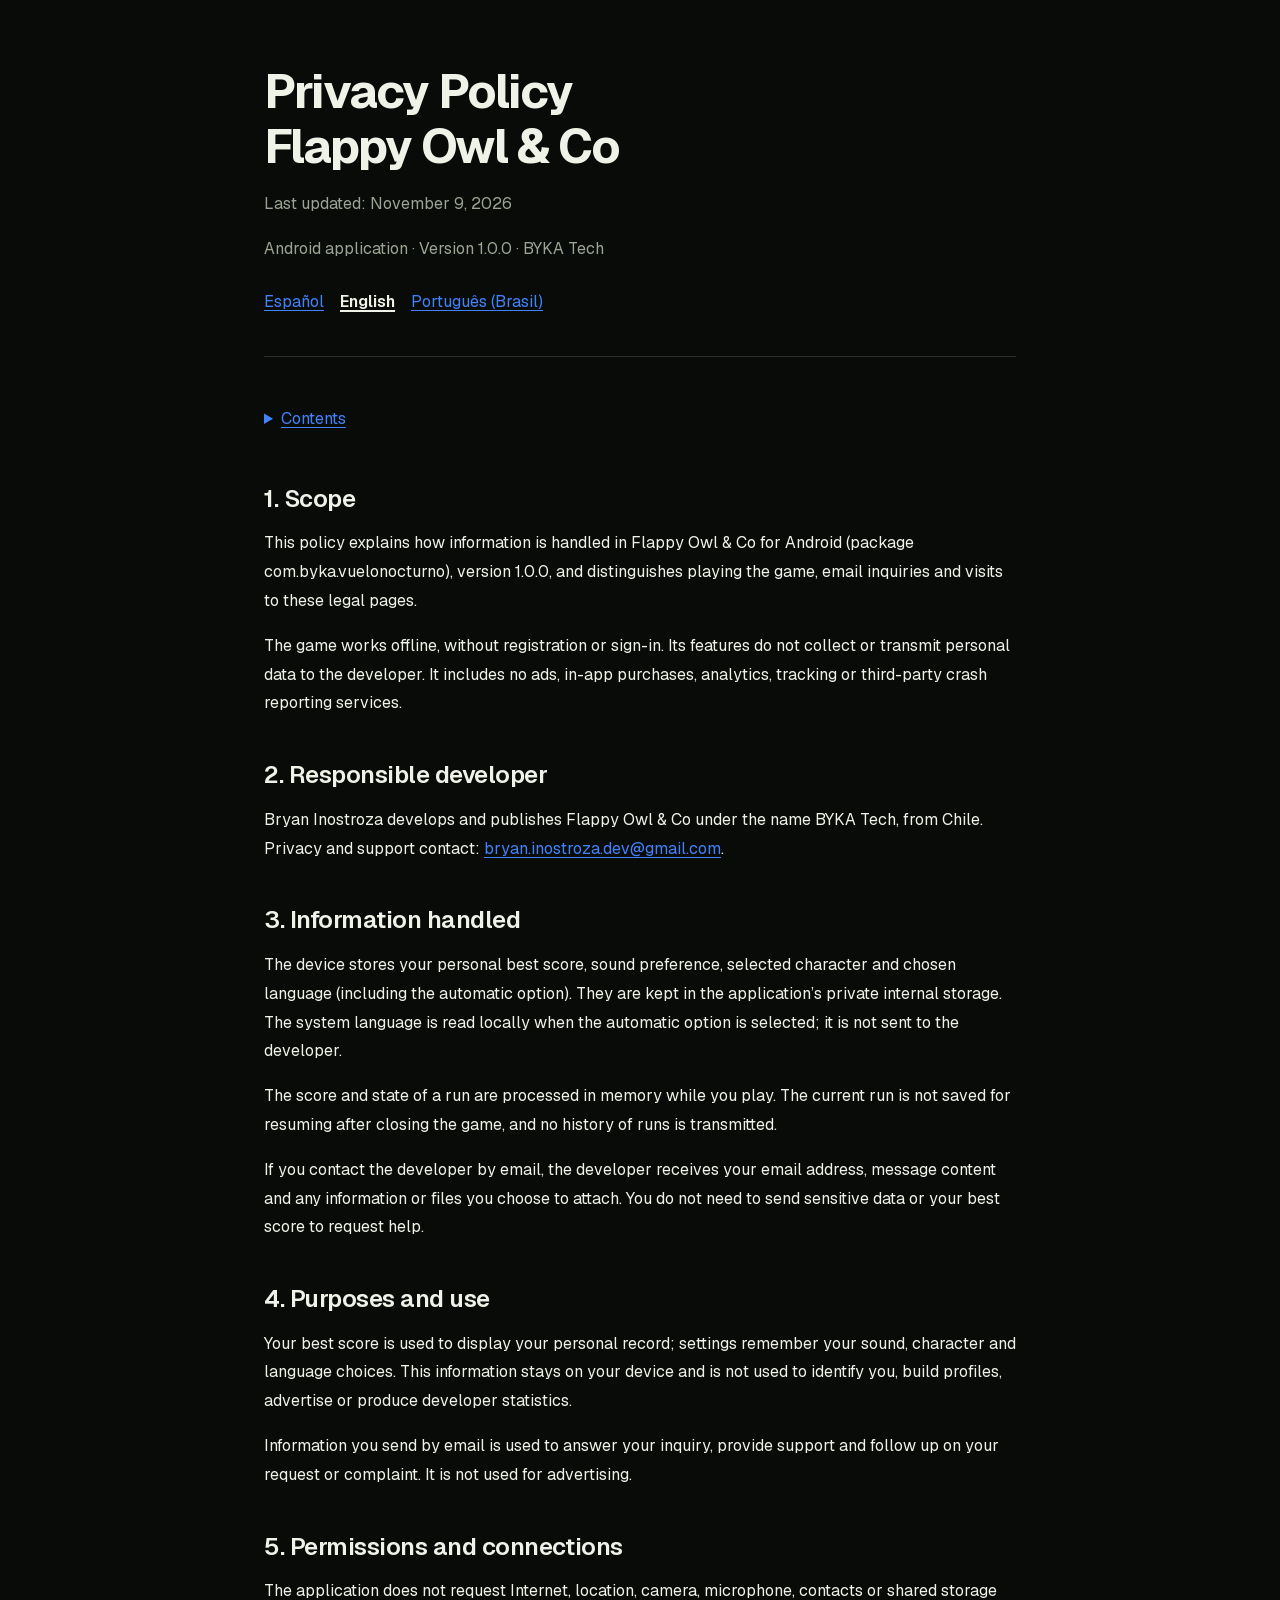
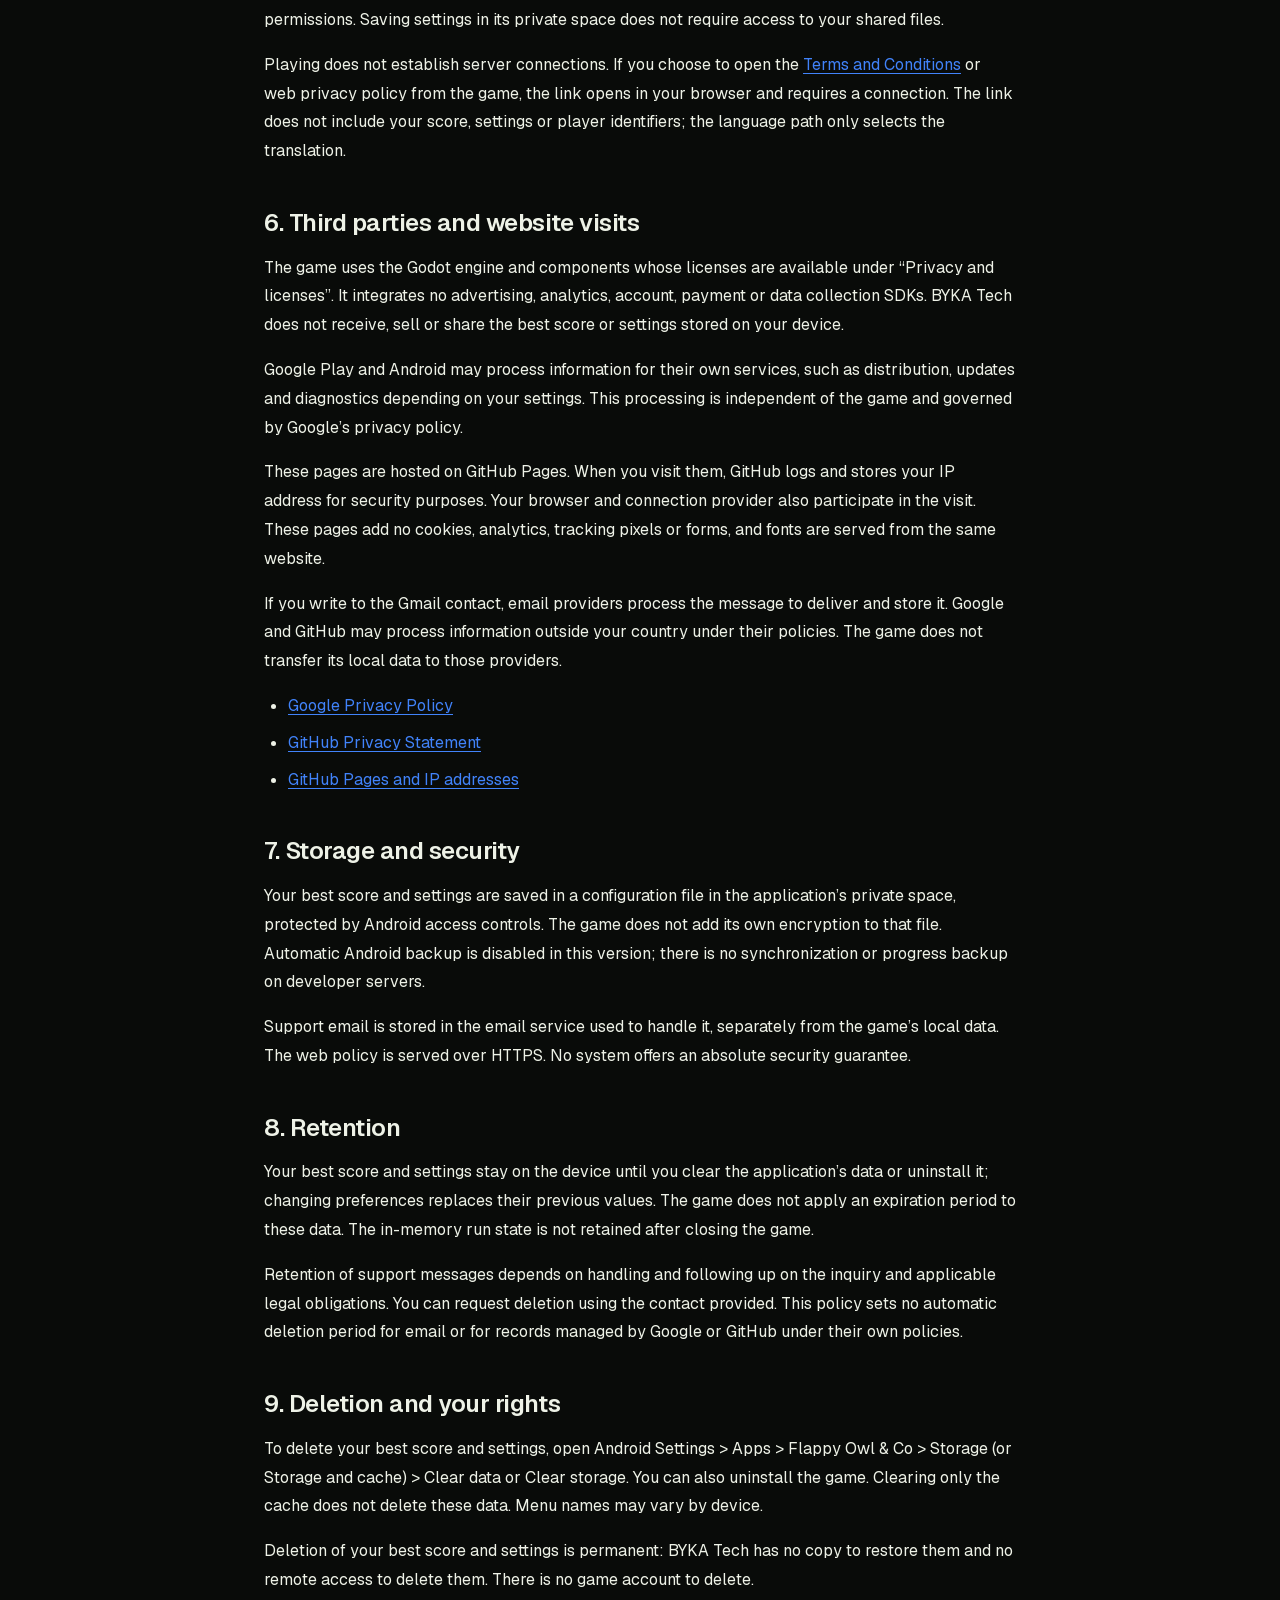
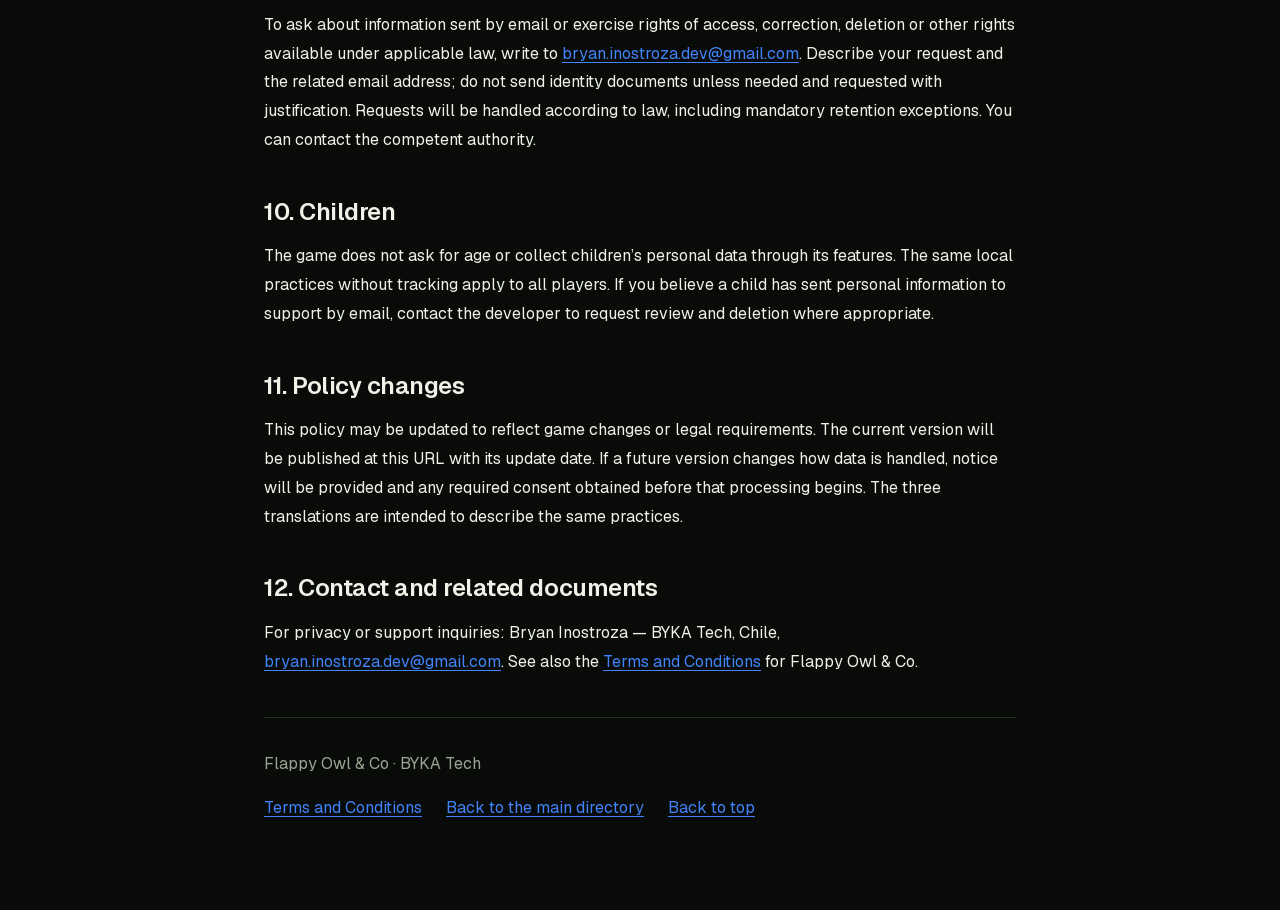
<file: flappy-owl-co/privacy/en/index.html>
<!doctype html>
<html lang="en" class="terms-document">
  <head>
    <meta charset="utf-8">
    <meta name="viewport" content="width=device-width, initial-scale=1">
    <meta name="theme-color" content="#090b09">
    <title>Privacy Policy — Flappy Owl &amp; Co</title>
    <meta name="description" content="Privacy Policy — Flappy Owl &amp; Co. Android · BYKA Tech · November 9, 2026.">
    <link rel="stylesheet" href="../../../styles.css">
    <link rel="stylesheet" href="../../terms/terms.css">
    <link rel="preload" href="../../../assets/fonts/geist-latin.woff2" as="font" type="font/woff2" crossorigin>
    <link rel="canonical" href="https://bryanino.github.io/app-privacy/flappy-owl-co/privacy/en/">
    <link rel="alternate" hreflang="es" href="https://bryanino.github.io/app-privacy/flappy-owl-co/privacy/">
    <link rel="alternate" hreflang="en" href="https://bryanino.github.io/app-privacy/flappy-owl-co/privacy/en/">
    <link rel="alternate" hreflang="pt-BR" href="https://bryanino.github.io/app-privacy/flappy-owl-co/privacy/pt-br/">
    <link rel="alternate" hreflang="x-default" href="https://bryanino.github.io/app-privacy/flappy-owl-co/privacy/">
  </head>
  <body class="policy-site terms-site">
    <a class="skip-link" href="#contenido">Skip to content</a>
    <main class="policy-page" id="contenido" tabindex="-1">
      <article aria-labelledby="titulo-privacidad">
        <header id="inicio">
          <h1 id="titulo-privacidad">Privacy Policy<br><span translate="no">Flappy Owl &amp; Co</span></h1>
          <p>Last updated: <time datetime="2026-11-09">November 9, 2026</time></p>
          <p>Android application · Version 1.0.0 · BYKA Tech</p>
          <nav class="language-nav" aria-label="Language">
            <ul>
              <li><a href="https://bryanino.github.io/app-privacy/flappy-owl-co/privacy/" lang="es" hreflang="es">Español</a></li>
              <li><a href="https://bryanino.github.io/app-privacy/flappy-owl-co/privacy/en/" lang="en" hreflang="en" aria-current="page">English</a></li>
              <li><a href="https://bryanino.github.io/app-privacy/flappy-owl-co/privacy/pt-br/" lang="pt-BR" hreflang="pt-BR">Português (Brasil)</a></li>
            </ul>
          </nav>
        </header>
        <nav class="terms-contents" aria-label="Contents">
          <details>
            <summary>Contents</summary>
            <ol>
              <li><a href="#alcance">Scope</a></li>
              <li><a href="#responsable">Responsible developer</a></li>
              <li><a href="#datos">Information handled</a></li>
              <li><a href="#uso">Purposes and use</a></li>
              <li><a href="#permisos">Permissions and connections</a></li>
              <li><a href="#terceros">Third parties and website visits</a></li>
              <li><a href="#seguridad">Storage and security</a></li>
              <li><a href="#conservacion">Retention</a></li>
              <li><a href="#eliminacion">Deletion and your rights</a></li>
              <li><a href="#menores">Children</a></li>
              <li><a href="#cambios">Policy changes</a></li>
              <li><a href="#contacto">Contact and related documents</a></li>
            </ol>
          </details>
        </nav>
        <section aria-labelledby="alcance">
          <h2 id="alcance">1. Scope</h2>
          <p>This policy explains how information is handled in Flappy Owl &amp; Co for Android (package com.byka.vuelonocturno), version 1.0.0, and distinguishes playing the game, email inquiries and visits to these legal pages.</p>
          <p>The game works offline, without registration or sign-in. Its features do not collect or transmit personal data to the developer. It includes no ads, in-app purchases, analytics, tracking or third-party crash reporting services.</p>
        </section>
        <section aria-labelledby="responsable">
          <h2 id="responsable">2. Responsible developer</h2>
          <p>Bryan Inostroza develops and publishes Flappy Owl &amp; Co under the name BYKA Tech, from Chile. Privacy and support contact: <a href="mailto:bryan.inostroza.dev@gmail.com">bryan.inostroza.dev@gmail.com</a>.</p>
        </section>
        <section aria-labelledby="datos">
          <h2 id="datos">3. Information handled</h2>
          <p>The device stores your personal best score, sound preference, selected character and chosen language (including the automatic option). They are kept in the application’s private internal storage. The system language is read locally when the automatic option is selected; it is not sent to the developer.</p>
          <p>The score and state of a run are processed in memory while you play. The current run is not saved for resuming after closing the game, and no history of runs is transmitted.</p>
          <p>If you contact the developer by email, the developer receives your email address, message content and any information or files you choose to attach. You do not need to send sensitive data or your best score to request help.</p>
        </section>
        <section aria-labelledby="uso">
          <h2 id="uso">4. Purposes and use</h2>
          <p>Your best score is used to display your personal record; settings remember your sound, character and language choices. This information stays on your device and is not used to identify you, build profiles, advertise or produce developer statistics.</p>
          <p>Information you send by email is used to answer your inquiry, provide support and follow up on your request or complaint. It is not used for advertising.</p>
        </section>
        <section aria-labelledby="permisos">
          <h2 id="permisos">5. Permissions and connections</h2>
          <p>The application does not request Internet, location, camera, microphone, contacts or shared storage permissions. Saving settings in its private space does not require access to your shared files.</p>
          <p>Playing does not establish server connections. If you choose to open the <a href="https://bryanino.github.io/app-privacy/flappy-owl-co/terms/en/">Terms and Conditions</a> or web privacy policy from the game, the link opens in your browser and requires a connection. The link does not include your score, settings or player identifiers; the language path only selects the translation.</p>
        </section>
        <section aria-labelledby="terceros">
          <h2 id="terceros">6. Third parties and website visits</h2>
          <p>The game uses the Godot engine and components whose licenses are available under “Privacy and licenses”. It integrates no advertising, analytics, account, payment or data collection SDKs. BYKA Tech does not receive, sell or share the best score or settings stored on your device.</p>
          <p>Google Play and Android may process information for their own services, such as distribution, updates and diagnostics depending on your settings. This processing is independent of the game and governed by Google’s privacy policy.</p>
          <p>These pages are hosted on GitHub Pages. When you visit them, GitHub logs and stores your IP address for security purposes. Your browser and connection provider also participate in the visit. These pages add no cookies, analytics, tracking pixels or forms, and fonts are served from the same website.</p>
          <p>If you write to the Gmail contact, email providers process the message to deliver and store it. Google and GitHub may process information outside your country under their policies. The game does not transfer its local data to those providers.</p>
          <ul>
            <li><a href="https://policies.google.com/privacy">Google Privacy Policy</a></li>
            <li><a href="https://docs.github.com/en/site-policy/privacy-policies/github-general-privacy-statement">GitHub Privacy Statement</a></li>
            <li><a href="https://docs.github.com/en/pages/getting-started-with-github-pages/what-is-github-pages#data-collection">GitHub Pages and IP addresses</a></li>
          </ul>
        </section>
        <section aria-labelledby="seguridad">
          <h2 id="seguridad">7. Storage and security</h2>
          <p>Your best score and settings are saved in a configuration file in the application’s private space, protected by Android access controls. The game does not add its own encryption to that file. Automatic Android backup is disabled in this version; there is no synchronization or progress backup on developer servers.</p>
          <p>Support email is stored in the email service used to handle it, separately from the game’s local data. The web policy is served over HTTPS. No system offers an absolute security guarantee.</p>
        </section>
        <section aria-labelledby="conservacion">
          <h2 id="conservacion">8. Retention</h2>
          <p>Your best score and settings stay on the device until you clear the application’s data or uninstall it; changing preferences replaces their previous values. The game does not apply an expiration period to these data. The in-memory run state is not retained after closing the game.</p>
          <p>Retention of support messages depends on handling and following up on the inquiry and applicable legal obligations. You can request deletion using the contact provided. This policy sets no automatic deletion period for email or for records managed by Google or GitHub under their own policies.</p>
        </section>
        <section aria-labelledby="eliminacion">
          <h2 id="eliminacion">9. Deletion and your rights</h2>
          <p>To delete your best score and settings, open Android Settings &gt; Apps &gt; Flappy Owl &amp; Co &gt; Storage (or Storage and cache) &gt; Clear data or Clear storage. You can also uninstall the game. Clearing only the cache does not delete these data. Menu names may vary by device.</p>
          <p>Deletion of your best score and settings is permanent: BYKA Tech has no copy to restore them and no remote access to delete them. There is no game account to delete.</p>
          <p>To ask about information sent by email or exercise rights of access, correction, deletion or other rights available under applicable law, write to <a href="mailto:bryan.inostroza.dev@gmail.com">bryan.inostroza.dev@gmail.com</a>. Describe your request and the related email address; do not send identity documents unless needed and requested with justification. Requests will be handled according to law, including mandatory retention exceptions. You can contact the competent authority.</p>
        </section>
        <section aria-labelledby="menores">
          <h2 id="menores">10. Children</h2>
          <p>The game does not ask for age or collect children’s personal data through its features. The same local practices without tracking apply to all players. If you believe a child has sent personal information to support by email, contact the developer to request review and deletion where appropriate.</p>
        </section>
        <section aria-labelledby="cambios">
          <h2 id="cambios">11. Policy changes</h2>
          <p>This policy may be updated to reflect game changes or legal requirements. The current version will be published at this URL with its update date. If a future version changes how data is handled, notice will be provided and any required consent obtained before that processing begins. The three translations are intended to describe the same practices.</p>
        </section>
        <section aria-labelledby="contacto">
          <h2 id="contacto">12. Contact and related documents</h2>
          <p>For privacy or support inquiries: Bryan Inostroza — BYKA Tech, Chile, <a href="mailto:bryan.inostroza.dev@gmail.com">bryan.inostroza.dev@gmail.com</a>. See also the <a href="https://bryanino.github.io/app-privacy/flappy-owl-co/terms/en/">Terms and Conditions</a> for Flappy Owl &amp; Co.</p>
        </section>
        <footer class="terms-footer">
          <p><span translate="no">Flappy Owl &amp; Co · BYKA Tech</span></p>
          <nav aria-label="Terms and Conditions">
            <a href="https://bryanino.github.io/app-privacy/flappy-owl-co/terms/en/">Terms and Conditions</a>
            <a href="../../../">Back to the main directory</a>
            <a href="#inicio">Back to top</a>
          </nav>
        </footer>
      </article>
    </main>
  </body>
</html>
</file>
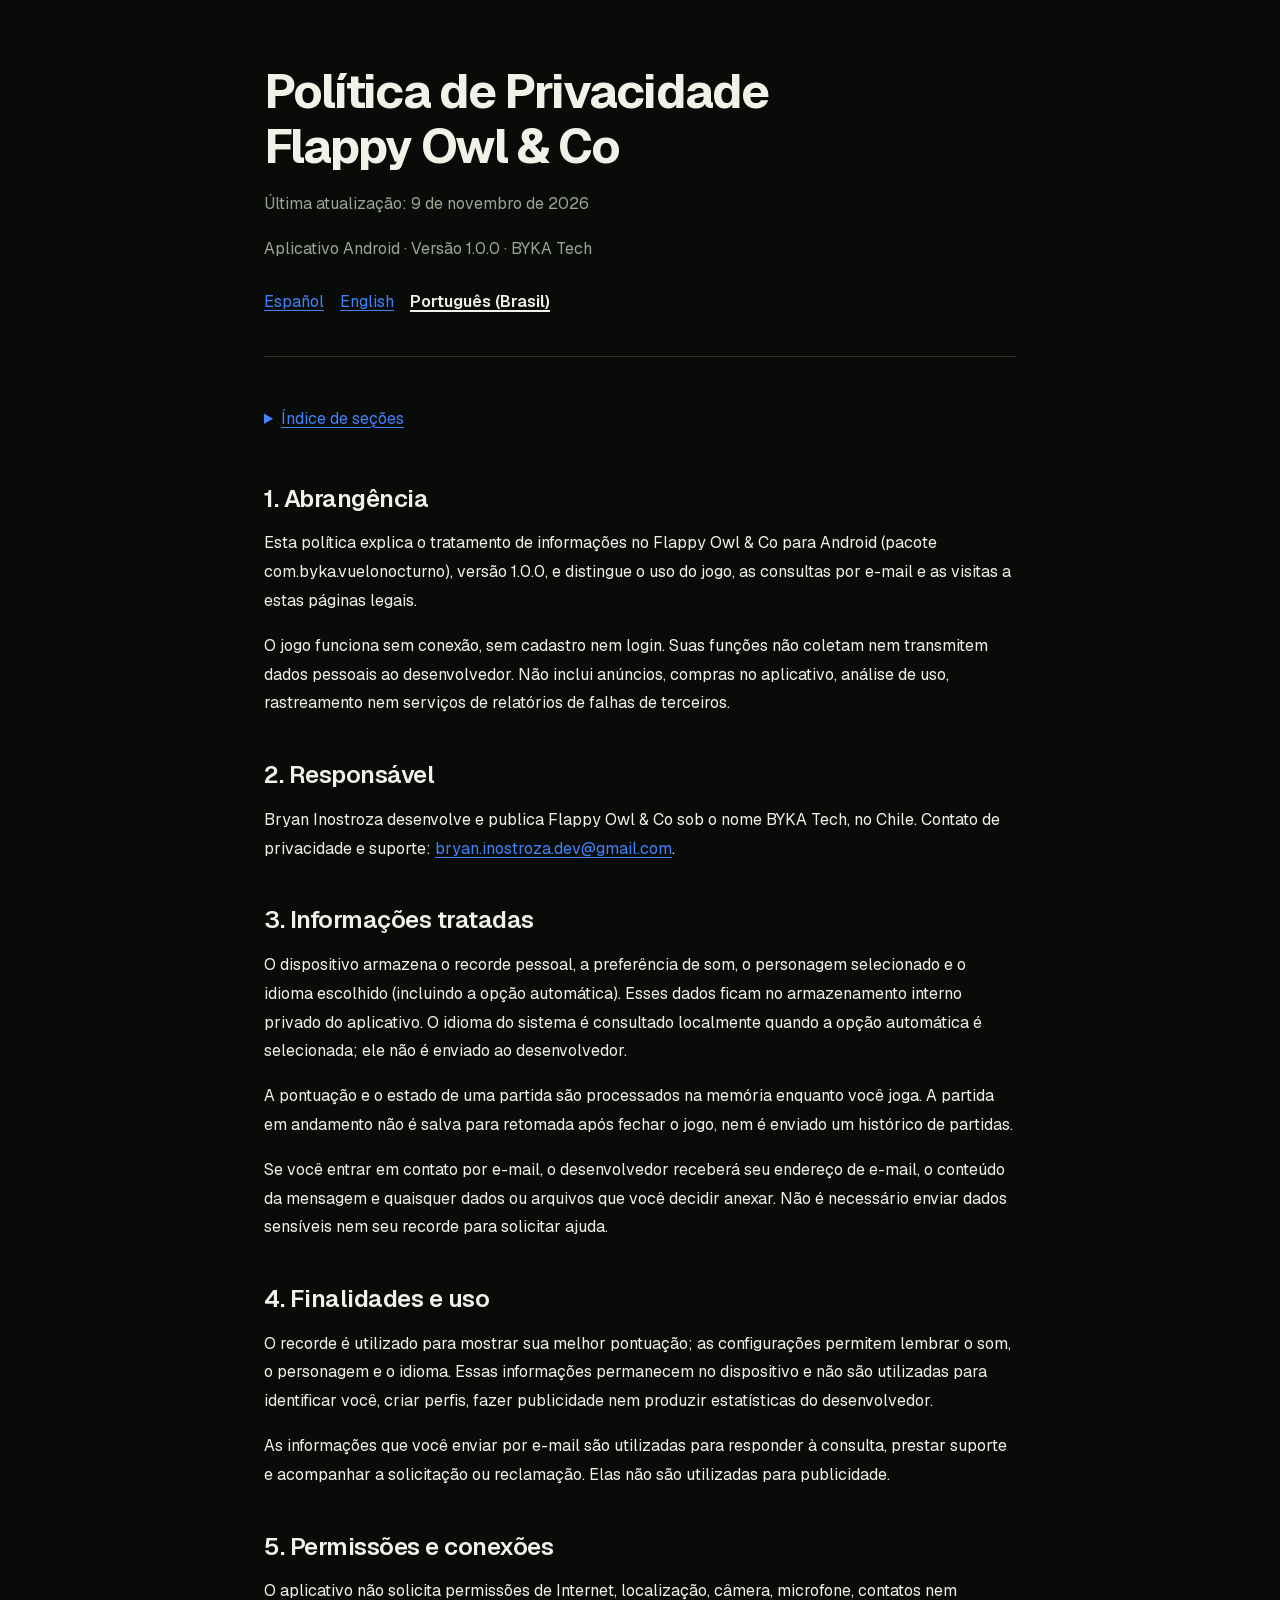
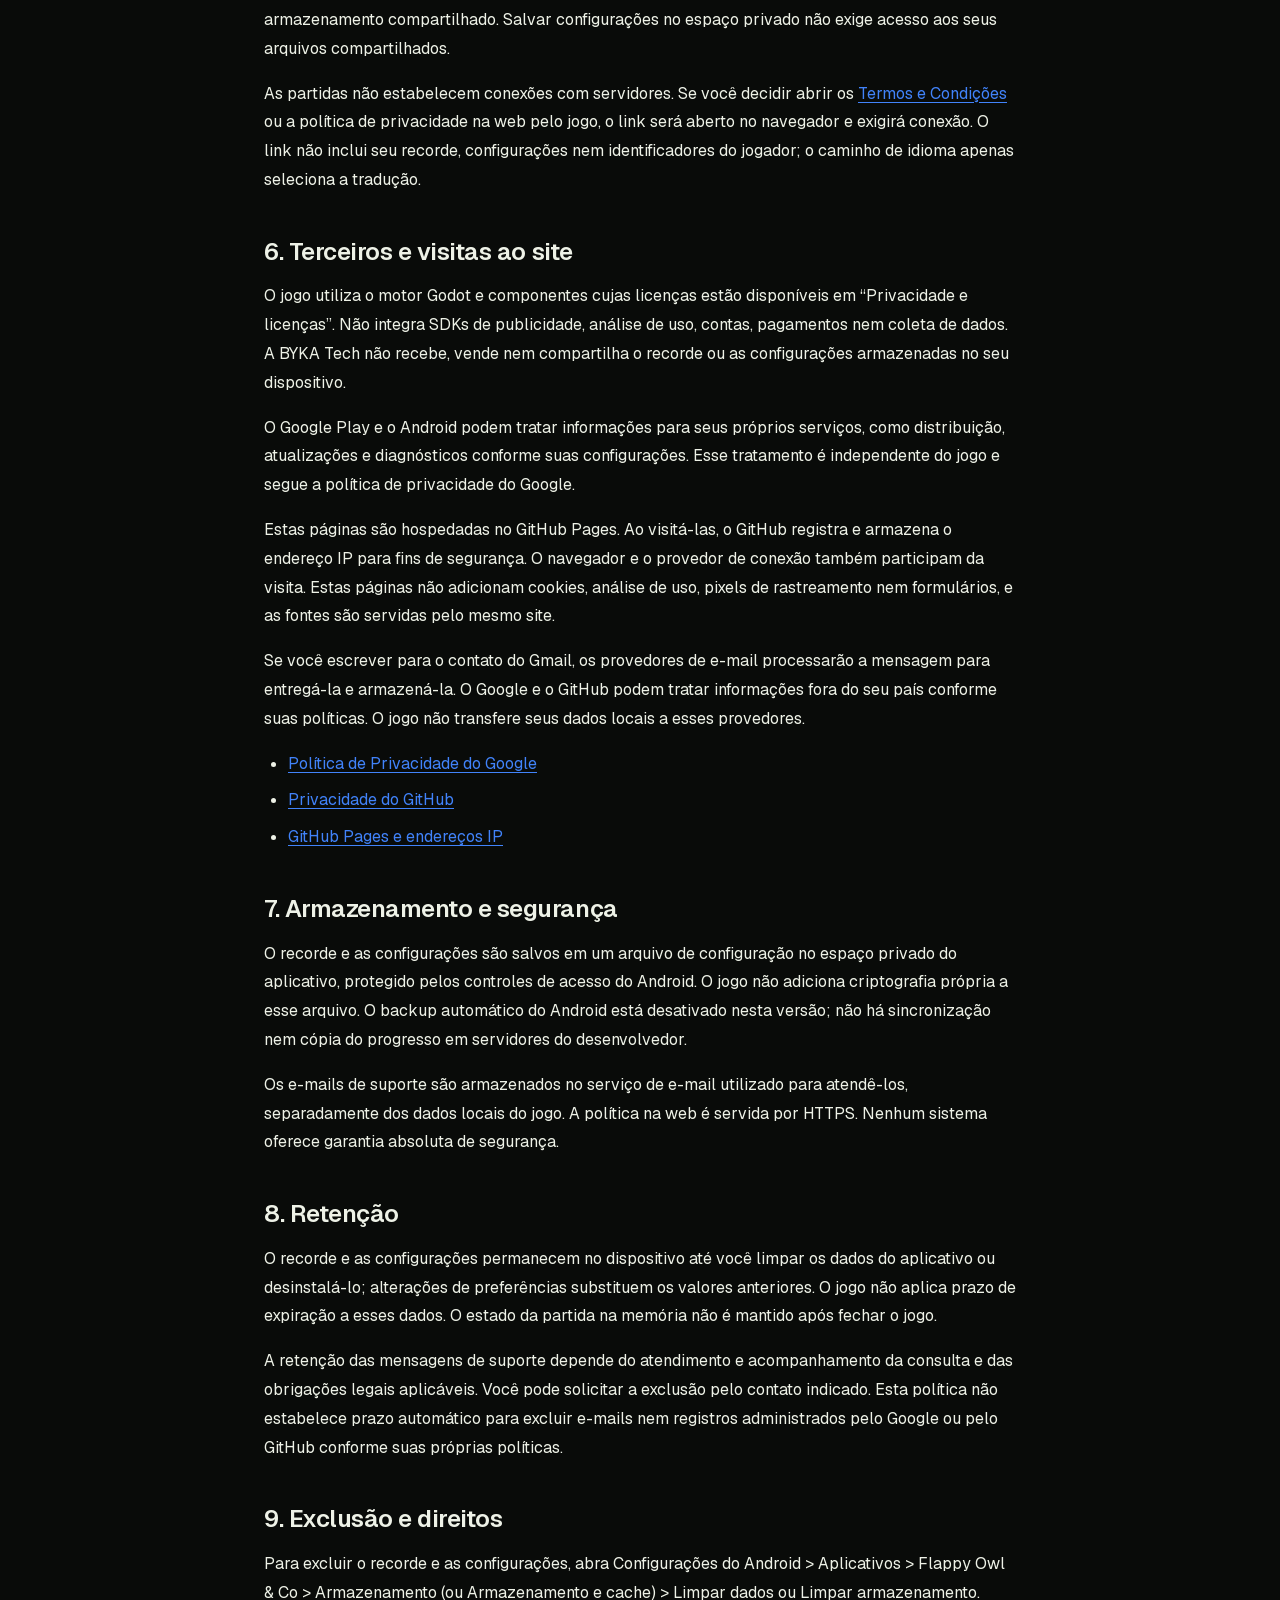
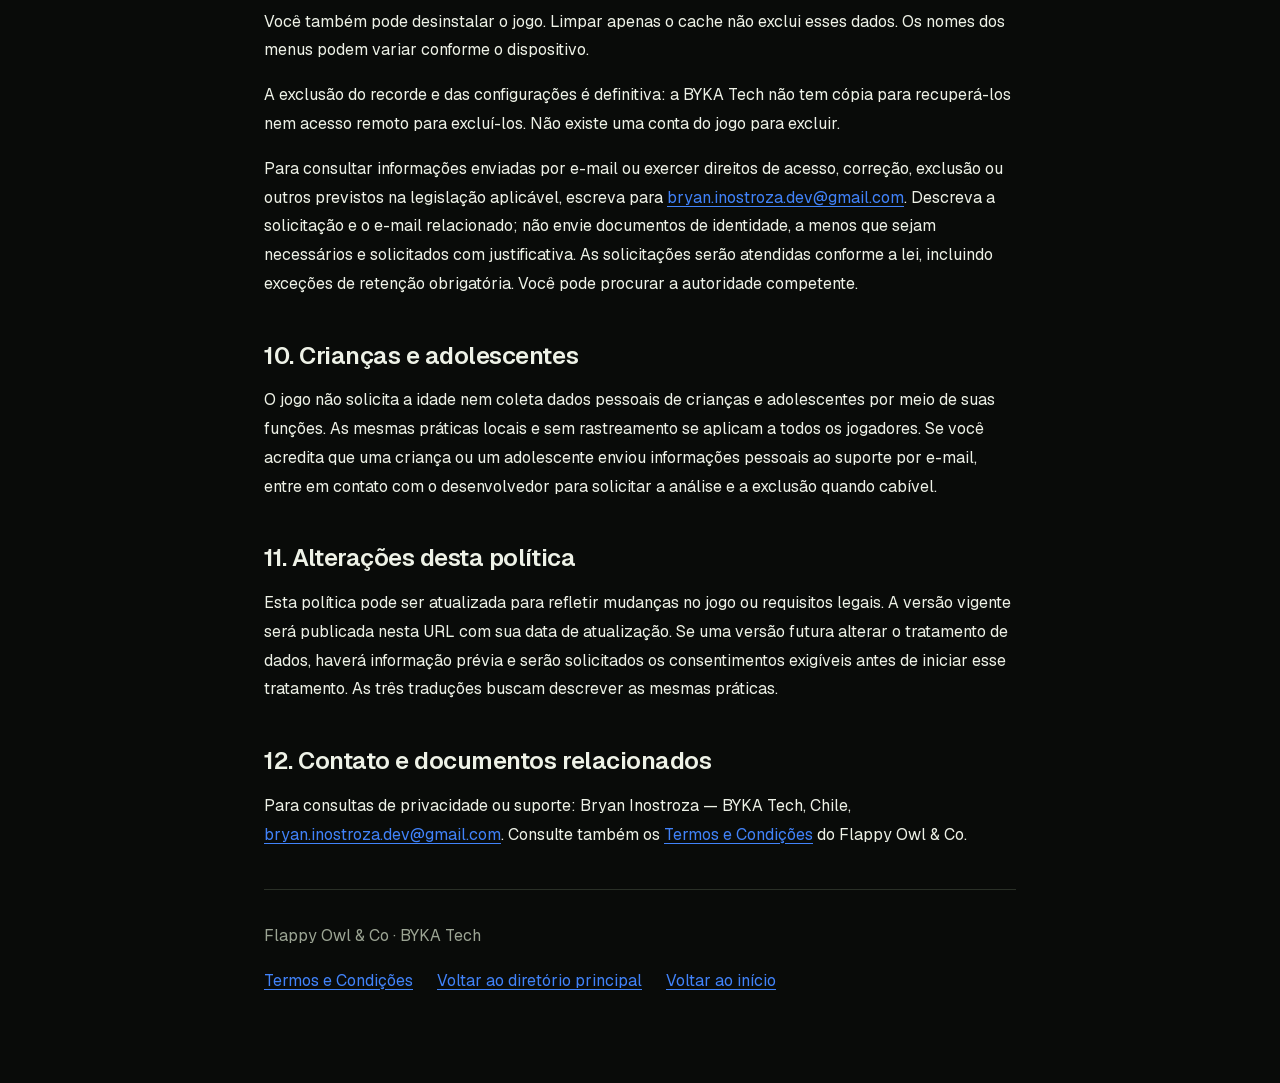
<file: flappy-owl-co/privacy/pt-br/index.html>
<!doctype html>
<html lang="pt-BR" class="terms-document">
  <head>
    <meta charset="utf-8">
    <meta name="viewport" content="width=device-width, initial-scale=1">
    <meta name="theme-color" content="#090b09">
    <title>Política de Privacidade — Flappy Owl &amp; Co</title>
    <meta name="description" content="Política de Privacidade — Flappy Owl &amp; Co. Android · BYKA Tech · 9 de novembro de 2026.">
    <link rel="stylesheet" href="../../../styles.css">
    <link rel="stylesheet" href="../../terms/terms.css">
    <link rel="preload" href="../../../assets/fonts/geist-latin.woff2" as="font" type="font/woff2" crossorigin>
    <link rel="canonical" href="https://bryanino.github.io/app-privacy/flappy-owl-co/privacy/pt-br/">
    <link rel="alternate" hreflang="es" href="https://bryanino.github.io/app-privacy/flappy-owl-co/privacy/">
    <link rel="alternate" hreflang="en" href="https://bryanino.github.io/app-privacy/flappy-owl-co/privacy/en/">
    <link rel="alternate" hreflang="pt-BR" href="https://bryanino.github.io/app-privacy/flappy-owl-co/privacy/pt-br/">
    <link rel="alternate" hreflang="x-default" href="https://bryanino.github.io/app-privacy/flappy-owl-co/privacy/">
  </head>
  <body class="policy-site terms-site">
    <a class="skip-link" href="#contenido">Ir para o conteúdo</a>
    <main class="policy-page" id="contenido" tabindex="-1">
      <article aria-labelledby="titulo-privacidad">
        <header id="inicio">
          <h1 id="titulo-privacidad">Política de Privacidade<br><span translate="no">Flappy Owl &amp; Co</span></h1>
          <p>Última atualização: <time datetime="2026-11-09">9 de novembro de 2026</time></p>
          <p>Aplicativo Android · Versão 1.0.0 · BYKA Tech</p>
          <nav class="language-nav" aria-label="Idioma">
            <ul>
              <li><a href="https://bryanino.github.io/app-privacy/flappy-owl-co/privacy/" lang="es" hreflang="es">Español</a></li>
              <li><a href="https://bryanino.github.io/app-privacy/flappy-owl-co/privacy/en/" lang="en" hreflang="en">English</a></li>
              <li><a href="https://bryanino.github.io/app-privacy/flappy-owl-co/privacy/pt-br/" lang="pt-BR" hreflang="pt-BR" aria-current="page">Português (Brasil)</a></li>
            </ul>
          </nav>
        </header>
        <nav class="terms-contents" aria-label="Índice de seções">
          <details>
            <summary>Índice de seções</summary>
            <ol>
              <li><a href="#alcance">Abrangência</a></li>
              <li><a href="#responsable">Responsável</a></li>
              <li><a href="#datos">Informações tratadas</a></li>
              <li><a href="#uso">Finalidades e uso</a></li>
              <li><a href="#permisos">Permissões e conexões</a></li>
              <li><a href="#terceros">Terceiros e visitas ao site</a></li>
              <li><a href="#seguridad">Armazenamento e segurança</a></li>
              <li><a href="#conservacion">Retenção</a></li>
              <li><a href="#eliminacion">Exclusão e direitos</a></li>
              <li><a href="#menores">Crianças e adolescentes</a></li>
              <li><a href="#cambios">Alterações desta política</a></li>
              <li><a href="#contacto">Contato e documentos relacionados</a></li>
            </ol>
          </details>
        </nav>
        <section aria-labelledby="alcance">
          <h2 id="alcance">1. Abrangência</h2>
          <p>Esta política explica o tratamento de informações no Flappy Owl &amp; Co para Android (pacote com.byka.vuelonocturno), versão 1.0.0, e distingue o uso do jogo, as consultas por e-mail e as visitas a estas páginas legais.</p>
          <p>O jogo funciona sem conexão, sem cadastro nem login. Suas funções não coletam nem transmitem dados pessoais ao desenvolvedor. Não inclui anúncios, compras no aplicativo, análise de uso, rastreamento nem serviços de relatórios de falhas de terceiros.</p>
        </section>
        <section aria-labelledby="responsable">
          <h2 id="responsable">2. Responsável</h2>
          <p>Bryan Inostroza desenvolve e publica Flappy Owl &amp; Co sob o nome BYKA Tech, no Chile. Contato de privacidade e suporte: <a href="mailto:bryan.inostroza.dev@gmail.com">bryan.inostroza.dev@gmail.com</a>.</p>
        </section>
        <section aria-labelledby="datos">
          <h2 id="datos">3. Informações tratadas</h2>
          <p>O dispositivo armazena o recorde pessoal, a preferência de som, o personagem selecionado e o idioma escolhido (incluindo a opção automática). Esses dados ficam no armazenamento interno privado do aplicativo. O idioma do sistema é consultado localmente quando a opção automática é selecionada; ele não é enviado ao desenvolvedor.</p>
          <p>A pontuação e o estado de uma partida são processados na memória enquanto você joga. A partida em andamento não é salva para retomada após fechar o jogo, nem é enviado um histórico de partidas.</p>
          <p>Se você entrar em contato por e-mail, o desenvolvedor receberá seu endereço de e-mail, o conteúdo da mensagem e quaisquer dados ou arquivos que você decidir anexar. Não é necessário enviar dados sensíveis nem seu recorde para solicitar ajuda.</p>
        </section>
        <section aria-labelledby="uso">
          <h2 id="uso">4. Finalidades e uso</h2>
          <p>O recorde é utilizado para mostrar sua melhor pontuação; as configurações permitem lembrar o som, o personagem e o idioma. Essas informações permanecem no dispositivo e não são utilizadas para identificar você, criar perfis, fazer publicidade nem produzir estatísticas do desenvolvedor.</p>
          <p>As informações que você enviar por e-mail são utilizadas para responder à consulta, prestar suporte e acompanhar a solicitação ou reclamação. Elas não são utilizadas para publicidade.</p>
        </section>
        <section aria-labelledby="permisos">
          <h2 id="permisos">5. Permissões e conexões</h2>
          <p>O aplicativo não solicita permissões de Internet, localização, câmera, microfone, contatos nem armazenamento compartilhado. Salvar configurações no espaço privado não exige acesso aos seus arquivos compartilhados.</p>
          <p>As partidas não estabelecem conexões com servidores. Se você decidir abrir os <a href="https://bryanino.github.io/app-privacy/flappy-owl-co/terms/pt-br/">Termos e Condições</a> ou a política de privacidade na web pelo jogo, o link será aberto no navegador e exigirá conexão. O link não inclui seu recorde, configurações nem identificadores do jogador; o caminho de idioma apenas seleciona a tradução.</p>
        </section>
        <section aria-labelledby="terceros">
          <h2 id="terceros">6. Terceiros e visitas ao site</h2>
          <p>O jogo utiliza o motor Godot e componentes cujas licenças estão disponíveis em “Privacidade e licenças”. Não integra SDKs de publicidade, análise de uso, contas, pagamentos nem coleta de dados. A BYKA Tech não recebe, vende nem compartilha o recorde ou as configurações armazenadas no seu dispositivo.</p>
          <p>O Google Play e o Android podem tratar informações para seus próprios serviços, como distribuição, atualizações e diagnósticos conforme suas configurações. Esse tratamento é independente do jogo e segue a política de privacidade do Google.</p>
          <p>Estas páginas são hospedadas no GitHub Pages. Ao visitá-las, o GitHub registra e armazena o endereço IP para fins de segurança. O navegador e o provedor de conexão também participam da visita. Estas páginas não adicionam cookies, análise de uso, pixels de rastreamento nem formulários, e as fontes são servidas pelo mesmo site.</p>
          <p>Se você escrever para o contato do Gmail, os provedores de e-mail processarão a mensagem para entregá-la e armazená-la. O Google e o GitHub podem tratar informações fora do seu país conforme suas políticas. O jogo não transfere seus dados locais a esses provedores.</p>
          <ul>
            <li><a href="https://policies.google.com/privacy">Política de Privacidade do Google</a></li>
            <li><a href="https://docs.github.com/en/site-policy/privacy-policies/github-general-privacy-statement">Privacidade do GitHub</a></li>
            <li><a href="https://docs.github.com/en/pages/getting-started-with-github-pages/what-is-github-pages#data-collection">GitHub Pages e endereços IP</a></li>
          </ul>
        </section>
        <section aria-labelledby="seguridad">
          <h2 id="seguridad">7. Armazenamento e segurança</h2>
          <p>O recorde e as configurações são salvos em um arquivo de configuração no espaço privado do aplicativo, protegido pelos controles de acesso do Android. O jogo não adiciona criptografia própria a esse arquivo. O backup automático do Android está desativado nesta versão; não há sincronização nem cópia do progresso em servidores do desenvolvedor.</p>
          <p>Os e-mails de suporte são armazenados no serviço de e-mail utilizado para atendê-los, separadamente dos dados locais do jogo. A política na web é servida por HTTPS. Nenhum sistema oferece garantia absoluta de segurança.</p>
        </section>
        <section aria-labelledby="conservacion">
          <h2 id="conservacion">8. Retenção</h2>
          <p>O recorde e as configurações permanecem no dispositivo até você limpar os dados do aplicativo ou desinstalá-lo; alterações de preferências substituem os valores anteriores. O jogo não aplica prazo de expiração a esses dados. O estado da partida na memória não é mantido após fechar o jogo.</p>
          <p>A retenção das mensagens de suporte depende do atendimento e acompanhamento da consulta e das obrigações legais aplicáveis. Você pode solicitar a exclusão pelo contato indicado. Esta política não estabelece prazo automático para excluir e-mails nem registros administrados pelo Google ou pelo GitHub conforme suas próprias políticas.</p>
        </section>
        <section aria-labelledby="eliminacion">
          <h2 id="eliminacion">9. Exclusão e direitos</h2>
          <p>Para excluir o recorde e as configurações, abra Configurações do Android &gt; Aplicativos &gt; Flappy Owl &amp; Co &gt; Armazenamento (ou Armazenamento e cache) &gt; Limpar dados ou Limpar armazenamento. Você também pode desinstalar o jogo. Limpar apenas o cache não exclui esses dados. Os nomes dos menus podem variar conforme o dispositivo.</p>
          <p>A exclusão do recorde e das configurações é definitiva: a BYKA Tech não tem cópia para recuperá-los nem acesso remoto para excluí-los. Não existe uma conta do jogo para excluir.</p>
          <p>Para consultar informações enviadas por e-mail ou exercer direitos de acesso, correção, exclusão ou outros previstos na legislação aplicável, escreva para <a href="mailto:bryan.inostroza.dev@gmail.com">bryan.inostroza.dev@gmail.com</a>. Descreva a solicitação e o e-mail relacionado; não envie documentos de identidade, a menos que sejam necessários e solicitados com justificativa. As solicitações serão atendidas conforme a lei, incluindo exceções de retenção obrigatória. Você pode procurar a autoridade competente.</p>
        </section>
        <section aria-labelledby="menores">
          <h2 id="menores">10. Crianças e adolescentes</h2>
          <p>O jogo não solicita a idade nem coleta dados pessoais de crianças e adolescentes por meio de suas funções. As mesmas práticas locais e sem rastreamento se aplicam a todos os jogadores. Se você acredita que uma criança ou um adolescente enviou informações pessoais ao suporte por e-mail, entre em contato com o desenvolvedor para solicitar a análise e a exclusão quando cabível.</p>
        </section>
        <section aria-labelledby="cambios">
          <h2 id="cambios">11. Alterações desta política</h2>
          <p>Esta política pode ser atualizada para refletir mudanças no jogo ou requisitos legais. A versão vigente será publicada nesta URL com sua data de atualização. Se uma versão futura alterar o tratamento de dados, haverá informação prévia e serão solicitados os consentimentos exigíveis antes de iniciar esse tratamento. As três traduções buscam descrever as mesmas práticas.</p>
        </section>
        <section aria-labelledby="contacto">
          <h2 id="contacto">12. Contato e documentos relacionados</h2>
          <p>Para consultas de privacidade ou suporte: Bryan Inostroza — BYKA Tech, Chile, <a href="mailto:bryan.inostroza.dev@gmail.com">bryan.inostroza.dev@gmail.com</a>. Consulte também os <a href="https://bryanino.github.io/app-privacy/flappy-owl-co/terms/pt-br/">Termos e Condições</a> do Flappy Owl &amp; Co.</p>
        </section>
        <footer class="terms-footer">
          <p><span translate="no">Flappy Owl &amp; Co · BYKA Tech</span></p>
          <nav aria-label="Termos e Condições">
            <a href="https://bryanino.github.io/app-privacy/flappy-owl-co/terms/pt-br/">Termos e Condições</a>
            <a href="../../../">Voltar ao diretório principal</a>
            <a href="#inicio">Voltar ao início</a>
          </nav>
        </footer>
      </article>
    </main>
  </body>
</html>
</file>
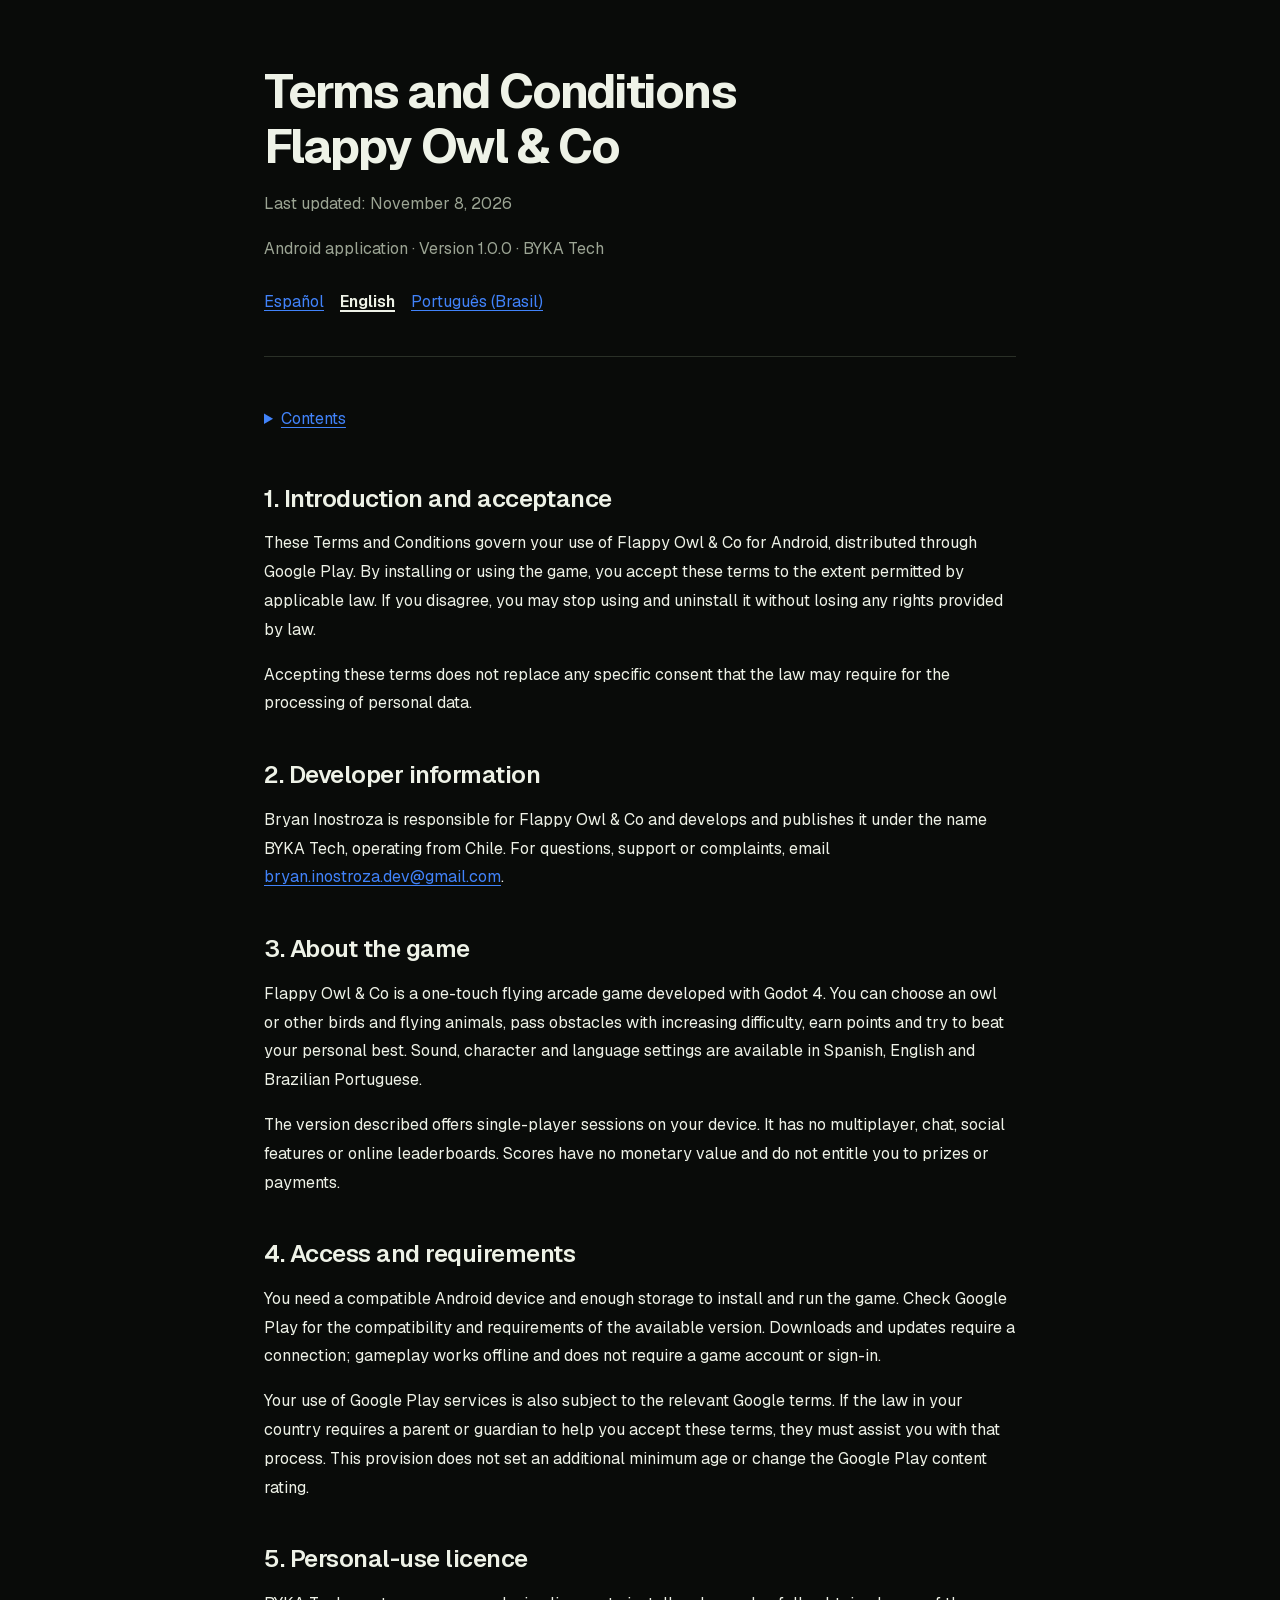
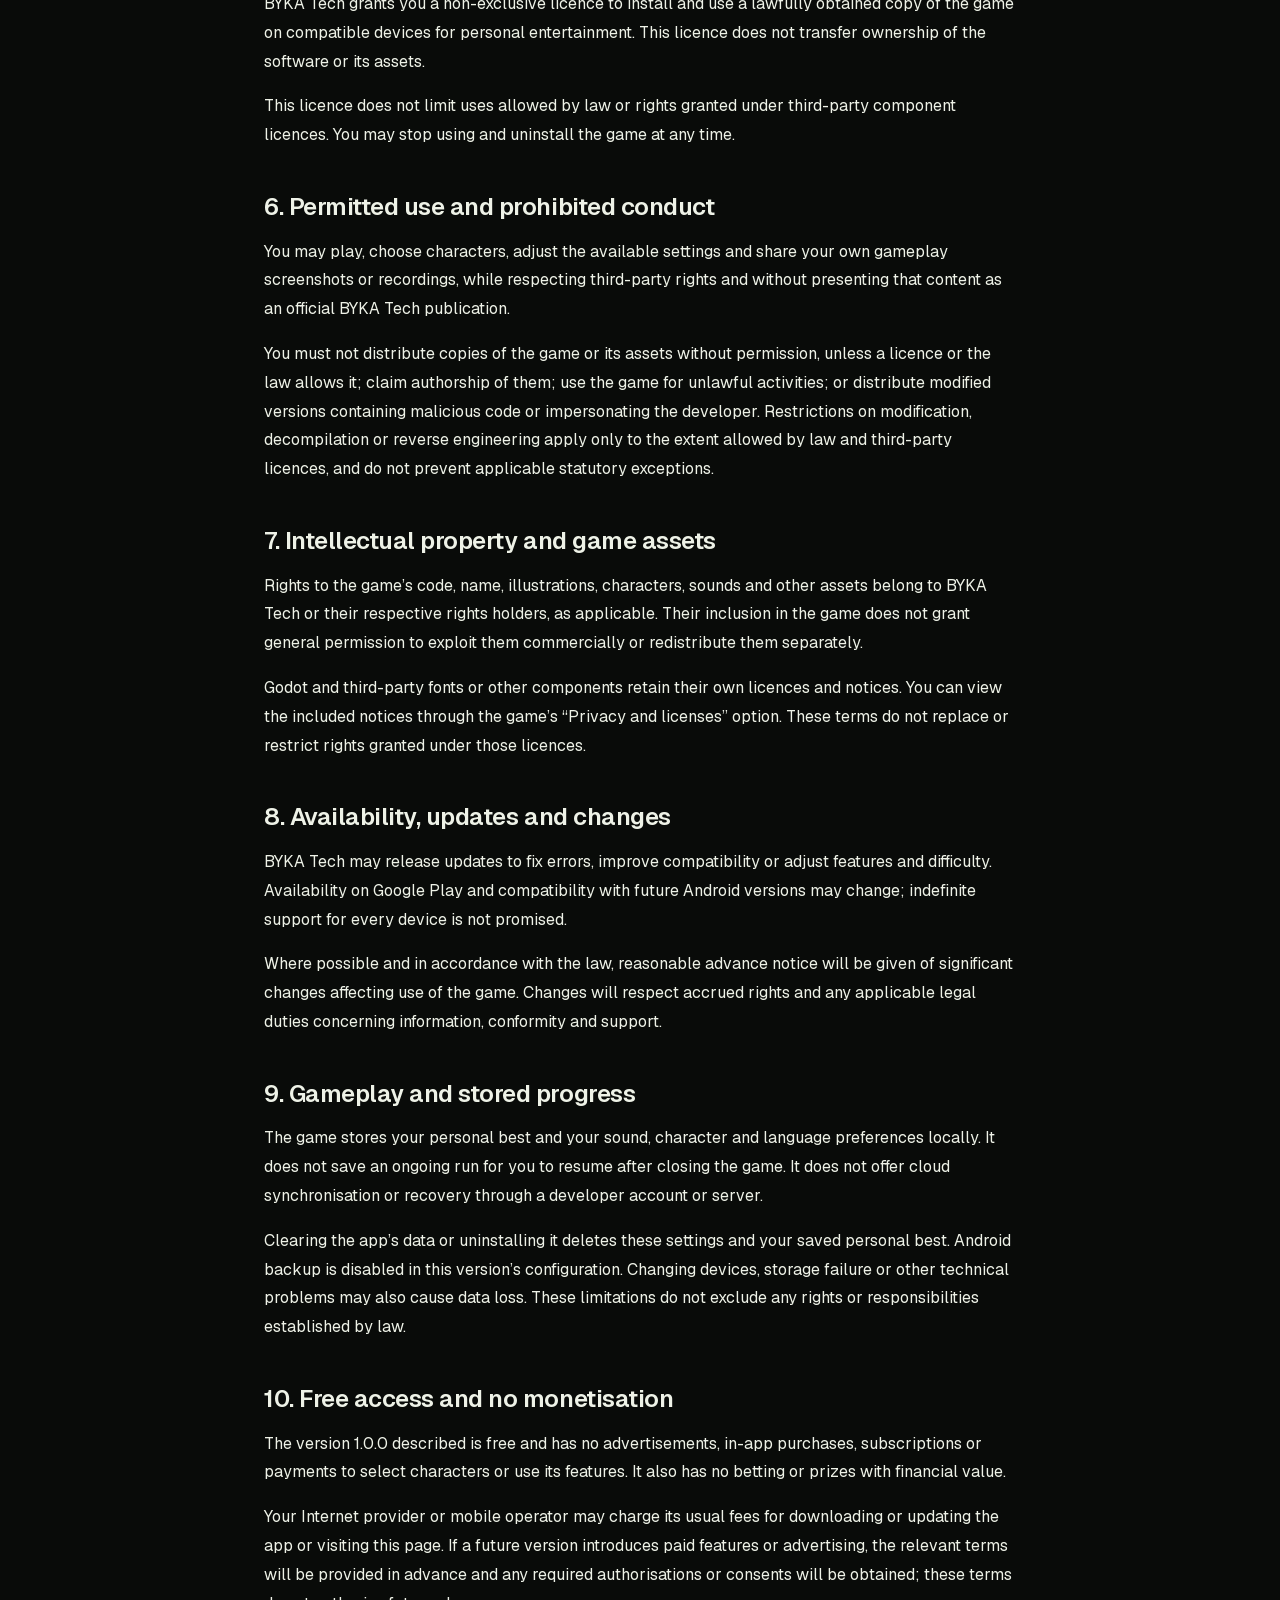
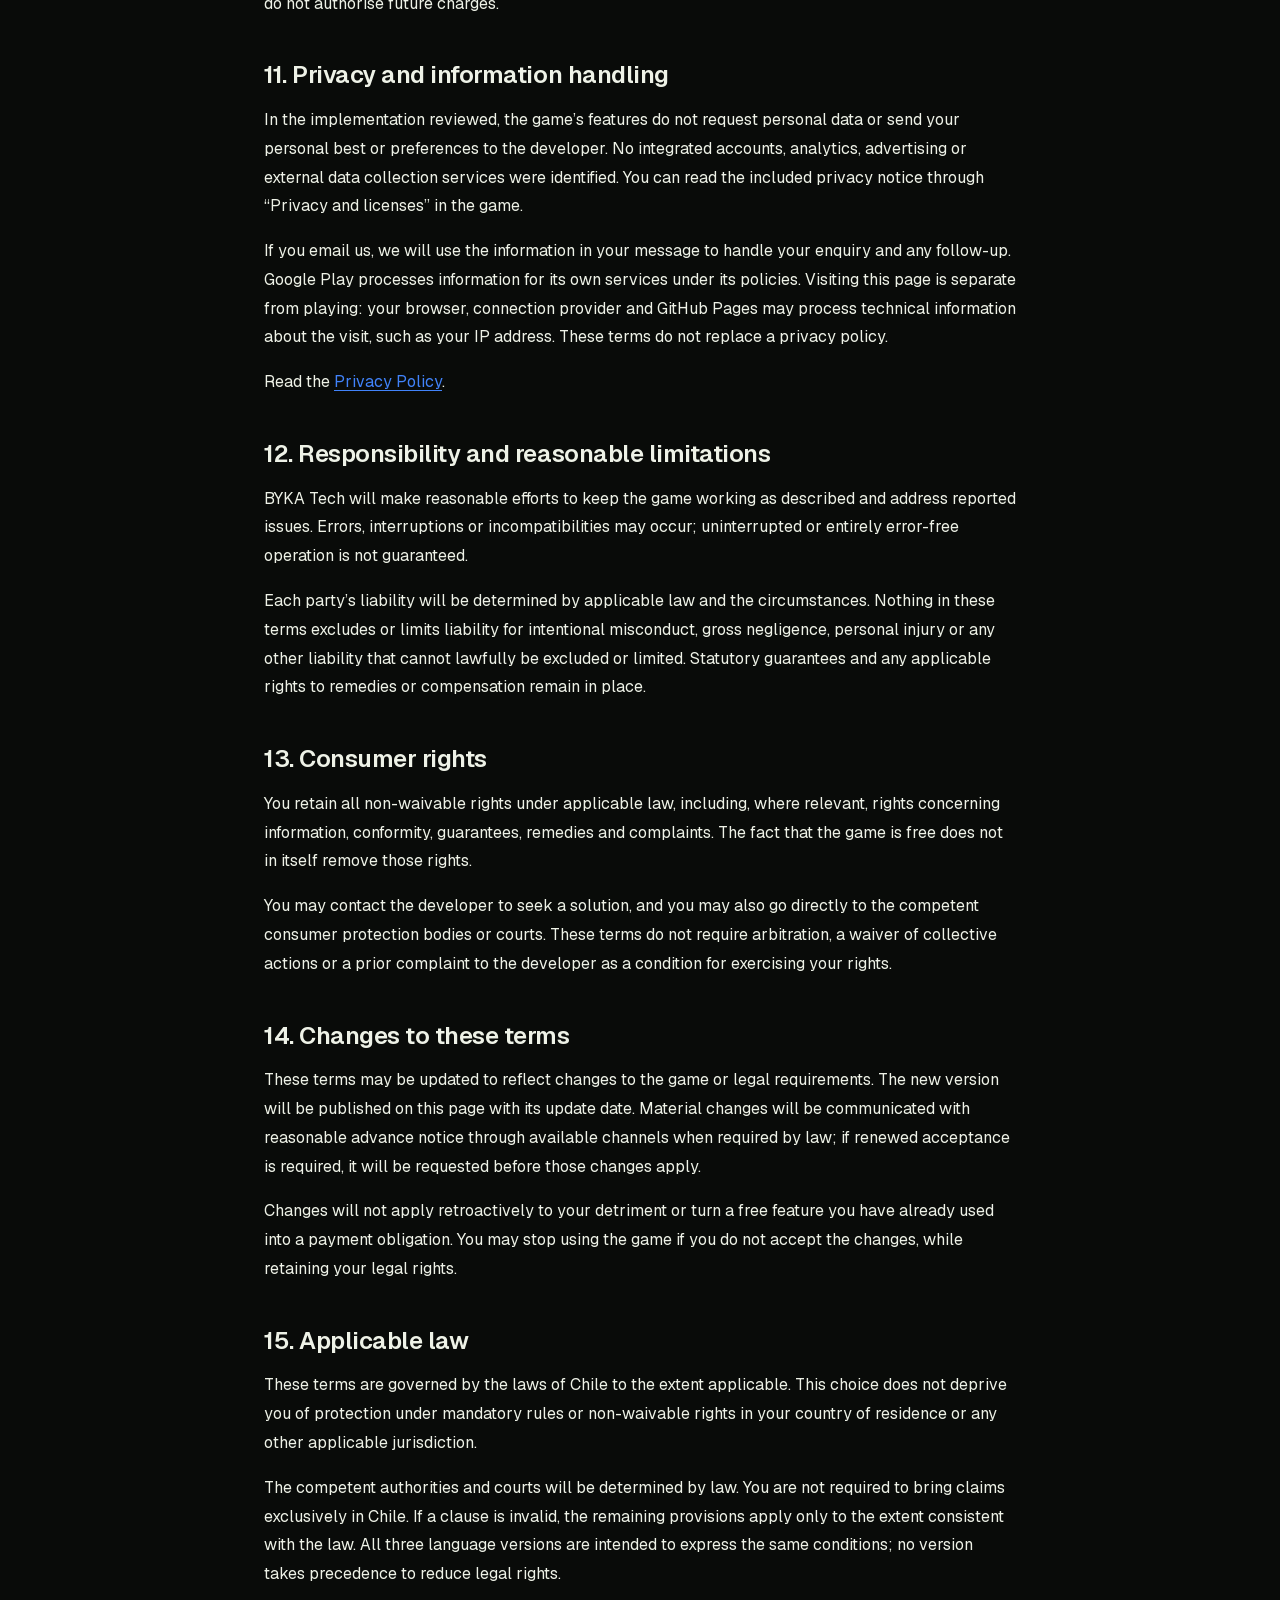
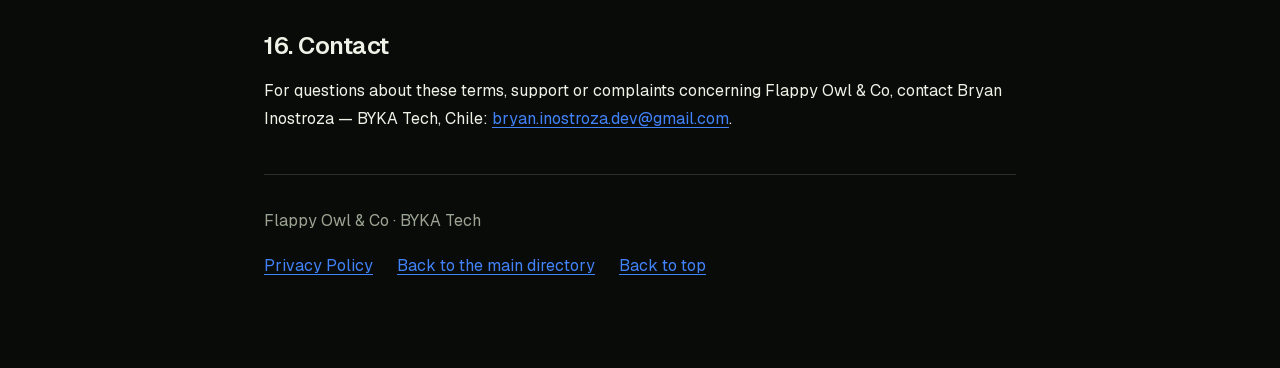
<file: flappy-owl-co/terms/en/index.html>
<!doctype html>
<html lang="en" class="terms-document">
  <head>
    <meta charset="utf-8">
    <meta name="viewport" content="width=device-width, initial-scale=1">
    <meta name="theme-color" content="#090b09">
    <title>Terms and Conditions — Flappy Owl &amp; Co</title>
    <meta name="description" content="Terms and Conditions — Flappy Owl &amp; Co. Android · BYKA Tech · November 8, 2026.">
    <link rel="stylesheet" href="../../../styles.css">
    <link rel="stylesheet" href="../terms.css">
    <link rel="preload" href="../../../assets/fonts/geist-latin.woff2" as="font" type="font/woff2" crossorigin>
    <link rel="canonical" href="https://bryanino.github.io/app-privacy/flappy-owl-co/terms/en/">
    <link rel="alternate" hreflang="es" href="https://bryanino.github.io/app-privacy/flappy-owl-co/terms/">
    <link rel="alternate" hreflang="en" href="https://bryanino.github.io/app-privacy/flappy-owl-co/terms/en/">
    <link rel="alternate" hreflang="pt-BR" href="https://bryanino.github.io/app-privacy/flappy-owl-co/terms/pt-br/">
    <link rel="alternate" hreflang="x-default" href="https://bryanino.github.io/app-privacy/flappy-owl-co/terms/">
  </head>
  <body class="policy-site terms-site">
    <a class="skip-link" href="#contenido">Skip to content</a>
    <main class="policy-page" id="contenido" tabindex="-1">
      <article aria-labelledby="titulo-terminos">
        <header id="inicio">
          <h1 id="titulo-terminos">Terms and Conditions<br><span translate="no">Flappy Owl &amp; Co</span></h1>
          <p>Last updated: <time datetime="2026-11-08">November 8, 2026</time></p>
          <p>Android application · Version 1.0.0 · BYKA Tech</p>
          <nav class="language-nav" aria-label="Language">
            <ul>
              <li><a href="../" lang="es" hreflang="es">Español</a></li>
              <li><a href="../en/" lang="en" hreflang="en" aria-current="page">English</a></li>
              <li><a href="../pt-br/" lang="pt-BR" hreflang="pt-BR">Português (Brasil)</a></li>
            </ul>
          </nav>
        </header>
        <nav class="terms-contents" aria-label="Contents">
          <details>
            <summary>Contents</summary>
            <ol>
              <li><a href="#aceptacion">Introduction and acceptance</a></li>
              <li><a href="#desarrollador">Developer information</a></li>
              <li><a href="#juego">About the game</a></li>
              <li><a href="#acceso">Access and requirements</a></li>
              <li><a href="#licencia">Personal-use licence</a></li>
              <li><a href="#uso">Permitted use and prohibited conduct</a></li>
              <li><a href="#propiedad">Intellectual property and game assets</a></li>
              <li><a href="#disponibilidad">Availability, updates and changes</a></li>
              <li><a href="#progreso">Gameplay and stored progress</a></li>
              <li><a href="#gratuidad">Free access and no monetisation</a></li>
              <li><a href="#privacidad">Privacy and information handling</a></li>
              <li><a href="#responsabilidad">Responsibility and reasonable limitations</a></li>
              <li><a href="#consumidores">Consumer rights</a></li>
              <li><a href="#cambios">Changes to these terms</a></li>
              <li><a href="#ley">Applicable law</a></li>
              <li><a href="#contacto">Contact</a></li>
            </ol>
          </details>
        </nav>
        <section aria-labelledby="aceptacion">
          <h2 id="aceptacion">1. Introduction and acceptance</h2>
          <p>These Terms and Conditions govern your use of <span translate="no">Flappy Owl &amp; Co</span> for Android, distributed through Google Play. By installing or using the game, you accept these terms to the extent permitted by applicable law. If you disagree, you may stop using and uninstall it without losing any rights provided by law.</p>
          <p>Accepting these terms does not replace any specific consent that the law may require for the processing of personal data.</p>
        </section>
        <section aria-labelledby="desarrollador">
          <h2 id="desarrollador">2. Developer information</h2>
          <p>Bryan Inostroza is responsible for <span translate="no">Flappy Owl &amp; Co</span> and develops and publishes it under the name BYKA Tech, operating from Chile. For questions, support or complaints, email <a href="mailto:bryan.inostroza.dev@gmail.com">bryan.inostroza.dev@gmail.com</a>.</p>
        </section>
        <section aria-labelledby="juego">
          <h2 id="juego">3. About the game</h2>
          <p><span translate="no">Flappy Owl &amp; Co</span> is a one-touch flying arcade game developed with Godot 4. You can choose an owl or other birds and flying animals, pass obstacles with increasing difficulty, earn points and try to beat your personal best. Sound, character and language settings are available in Spanish, English and Brazilian Portuguese.</p>
          <p>The version described offers single-player sessions on your device. It has no multiplayer, chat, social features or online leaderboards. Scores have no monetary value and do not entitle you to prizes or payments.</p>
        </section>
        <section aria-labelledby="acceso">
          <h2 id="acceso">4. Access and requirements</h2>
          <p>You need a compatible Android device and enough storage to install and run the game. Check Google Play for the compatibility and requirements of the available version. Downloads and updates require a connection; gameplay works offline and does not require a game account or sign-in.</p>
          <p>Your use of Google Play services is also subject to the relevant Google terms. If the law in your country requires a parent or guardian to help you accept these terms, they must assist you with that process. This provision does not set an additional minimum age or change the Google Play content rating.</p>
        </section>
        <section aria-labelledby="licencia">
          <h2 id="licencia">5. Personal-use licence</h2>
          <p>BYKA Tech grants you a non-exclusive licence to install and use a lawfully obtained copy of the game on compatible devices for personal entertainment. This licence does not transfer ownership of the software or its assets.</p>
          <p>This licence does not limit uses allowed by law or rights granted under third-party component licences. You may stop using and uninstall the game at any time.</p>
        </section>
        <section aria-labelledby="uso">
          <h2 id="uso">6. Permitted use and prohibited conduct</h2>
          <p>You may play, choose characters, adjust the available settings and share your own gameplay screenshots or recordings, while respecting third-party rights and without presenting that content as an official BYKA Tech publication.</p>
          <p>You must not distribute copies of the game or its assets without permission, unless a licence or the law allows it; claim authorship of them; use the game for unlawful activities; or distribute modified versions containing malicious code or impersonating the developer. Restrictions on modification, decompilation or reverse engineering apply only to the extent allowed by law and third-party licences, and do not prevent applicable statutory exceptions.</p>
        </section>
        <section aria-labelledby="propiedad">
          <h2 id="propiedad">7. Intellectual property and game assets</h2>
          <p>Rights to the game’s code, name, illustrations, characters, sounds and other assets belong to BYKA Tech or their respective rights holders, as applicable. Their inclusion in the game does not grant general permission to exploit them commercially or redistribute them separately.</p>
          <p>Godot and third-party fonts or other components retain their own licences and notices. You can view the included notices through the game’s “Privacy and licenses” option. These terms do not replace or restrict rights granted under those licences.</p>
        </section>
        <section aria-labelledby="disponibilidad">
          <h2 id="disponibilidad">8. Availability, updates and changes</h2>
          <p>BYKA Tech may release updates to fix errors, improve compatibility or adjust features and difficulty. Availability on Google Play and compatibility with future Android versions may change; indefinite support for every device is not promised.</p>
          <p>Where possible and in accordance with the law, reasonable advance notice will be given of significant changes affecting use of the game. Changes will respect accrued rights and any applicable legal duties concerning information, conformity and support.</p>
        </section>
        <section aria-labelledby="progreso">
          <h2 id="progreso">9. Gameplay and stored progress</h2>
          <p>The game stores your personal best and your sound, character and language preferences locally. It does not save an ongoing run for you to resume after closing the game. It does not offer cloud synchronisation or recovery through a developer account or server.</p>
          <p>Clearing the app’s data or uninstalling it deletes these settings and your saved personal best. Android backup is disabled in this version’s configuration. Changing devices, storage failure or other technical problems may also cause data loss. These limitations do not exclude any rights or responsibilities established by law.</p>
        </section>
        <section aria-labelledby="gratuidad">
          <h2 id="gratuidad">10. Free access and no monetisation</h2>
          <p>The version 1.0.0 described is free and has no advertisements, in-app purchases, subscriptions or payments to select characters or use its features. It also has no betting or prizes with financial value.</p>
          <p>Your Internet provider or mobile operator may charge its usual fees for downloading or updating the app or visiting this page. If a future version introduces paid features or advertising, the relevant terms will be provided in advance and any required authorisations or consents will be obtained; these terms do not authorise future charges.</p>
        </section>
        <section aria-labelledby="privacidad">
          <h2 id="privacidad">11. Privacy and information handling</h2>
          <p>In the implementation reviewed, the game’s features do not request personal data or send your personal best or preferences to the developer. No integrated accounts, analytics, advertising or external data collection services were identified. You can read the included privacy notice through “Privacy and licenses” in the game.</p>
          <p>If you email us, we will use the information in your message to handle your enquiry and any follow-up. Google Play processes information for its own services under its policies. Visiting this page is separate from playing: your browser, connection provider and GitHub Pages may process technical information about the visit, such as your IP address. These terms do not replace a privacy policy.</p>
          <p>Read the <a href="https://bryanino.github.io/app-privacy/flappy-owl-co/privacy/en/">Privacy Policy</a>.</p>
        </section>
        <section aria-labelledby="responsabilidad">
          <h2 id="responsabilidad">12. Responsibility and reasonable limitations</h2>
          <p>BYKA Tech will make reasonable efforts to keep the game working as described and address reported issues. Errors, interruptions or incompatibilities may occur; uninterrupted or entirely error-free operation is not guaranteed.</p>
          <p>Each party’s liability will be determined by applicable law and the circumstances. Nothing in these terms excludes or limits liability for intentional misconduct, gross negligence, personal injury or any other liability that cannot lawfully be excluded or limited. Statutory guarantees and any applicable rights to remedies or compensation remain in place.</p>
        </section>
        <section aria-labelledby="consumidores">
          <h2 id="consumidores">13. Consumer rights</h2>
          <p>You retain all non-waivable rights under applicable law, including, where relevant, rights concerning information, conformity, guarantees, remedies and complaints. The fact that the game is free does not in itself remove those rights.</p>
          <p>You may contact the developer to seek a solution, and you may also go directly to the competent consumer protection bodies or courts. These terms do not require arbitration, a waiver of collective actions or a prior complaint to the developer as a condition for exercising your rights.</p>
        </section>
        <section aria-labelledby="cambios">
          <h2 id="cambios">14. Changes to these terms</h2>
          <p>These terms may be updated to reflect changes to the game or legal requirements. The new version will be published on this page with its update date. Material changes will be communicated with reasonable advance notice through available channels when required by law; if renewed acceptance is required, it will be requested before those changes apply.</p>
          <p>Changes will not apply retroactively to your detriment or turn a free feature you have already used into a payment obligation. You may stop using the game if you do not accept the changes, while retaining your legal rights.</p>
        </section>
        <section aria-labelledby="ley">
          <h2 id="ley">15. Applicable law</h2>
          <p>These terms are governed by the laws of Chile to the extent applicable. This choice does not deprive you of protection under mandatory rules or non-waivable rights in your country of residence or any other applicable jurisdiction.</p>
          <p>The competent authorities and courts will be determined by law. You are not required to bring claims exclusively in Chile. If a clause is invalid, the remaining provisions apply only to the extent consistent with the law. All three language versions are intended to express the same conditions; no version takes precedence to reduce legal rights.</p>
        </section>
        <section aria-labelledby="contacto">
          <h2 id="contacto">16. Contact</h2>
          <p>For questions about these terms, support or complaints concerning <span translate="no">Flappy Owl &amp; Co</span>, contact Bryan Inostroza — BYKA Tech, Chile: <a href="mailto:bryan.inostroza.dev@gmail.com">bryan.inostroza.dev@gmail.com</a>.</p>
        </section>
        <footer class="terms-footer">
          <p><span translate="no">Flappy Owl &amp; Co · BYKA Tech</span></p>
          <nav aria-label="Back to the main directory">
            <a href="https://bryanino.github.io/app-privacy/flappy-owl-co/privacy/en/">Privacy Policy</a>
            <a href="../../../">Back to the main directory</a>
            <a href="#inicio">Back to top</a>
          </nav>
        </footer>
      </article>
    </main>
  </body>
</html>
</file>
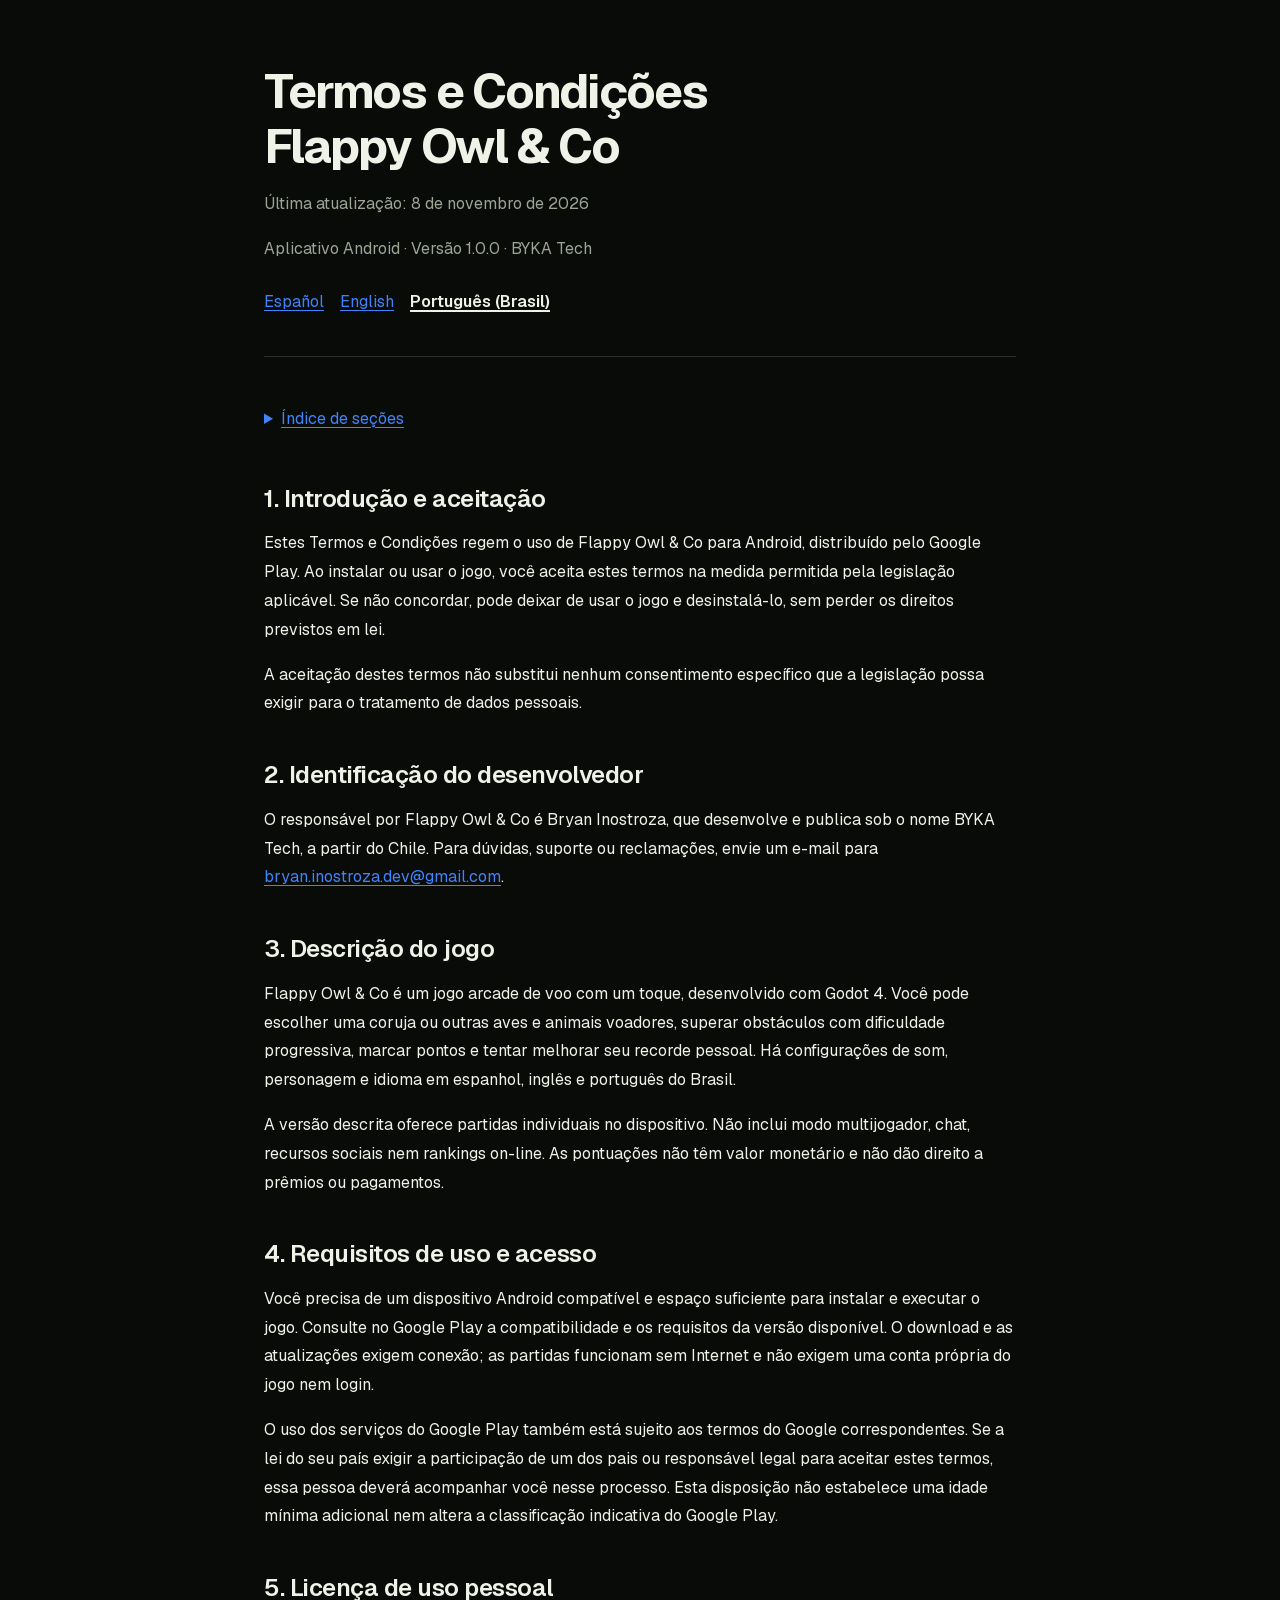
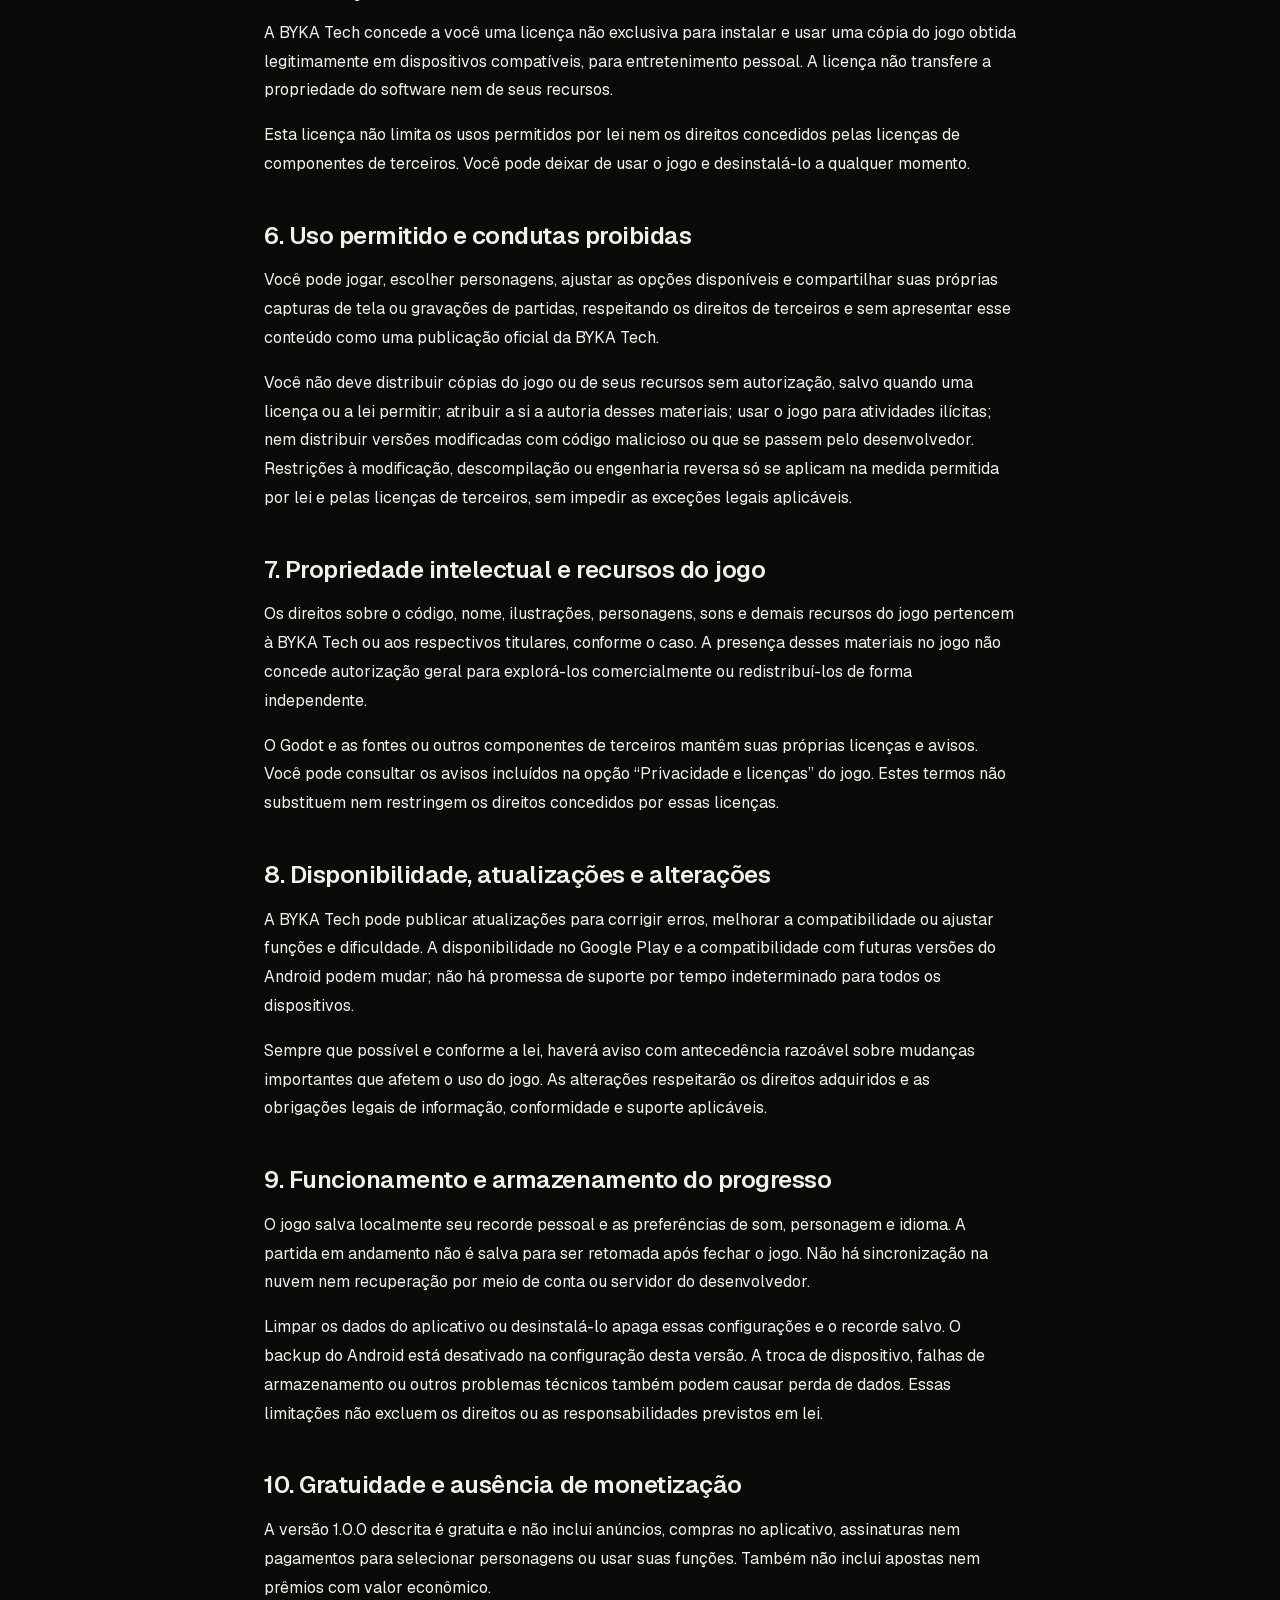
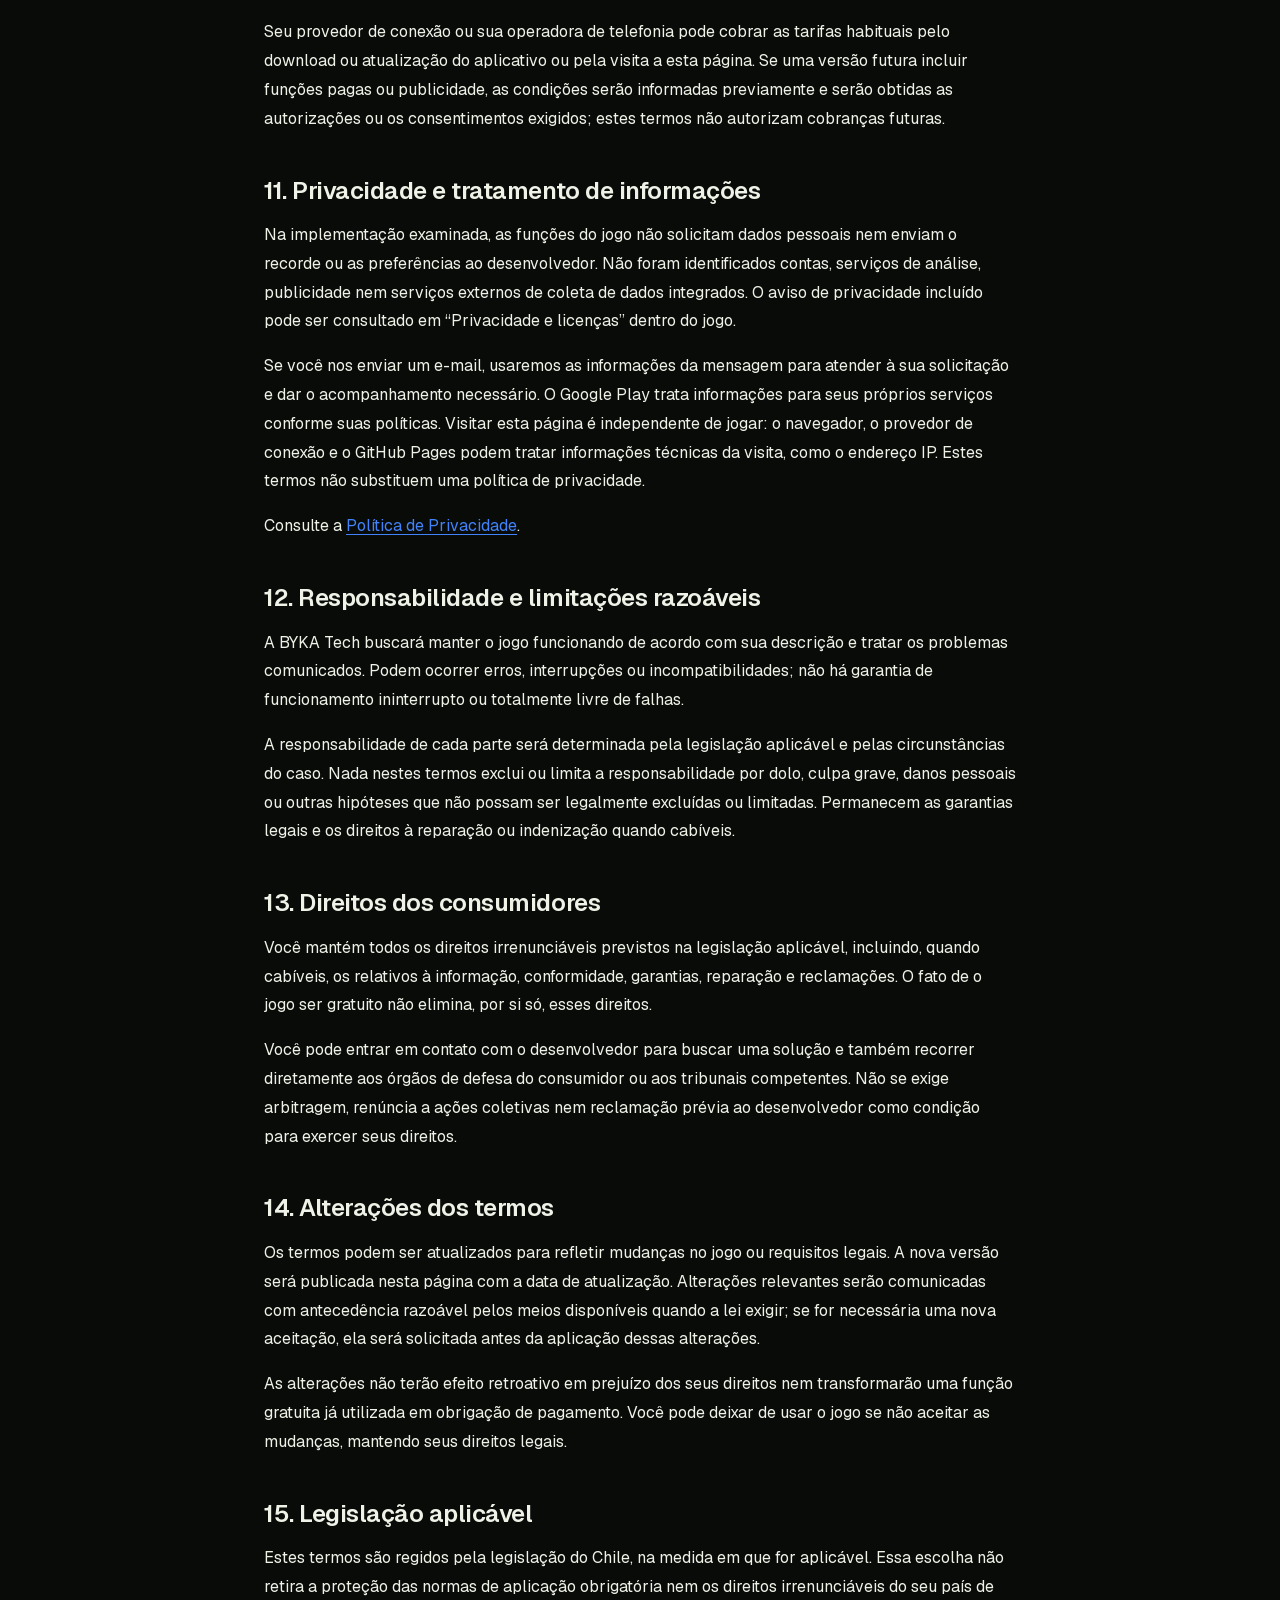
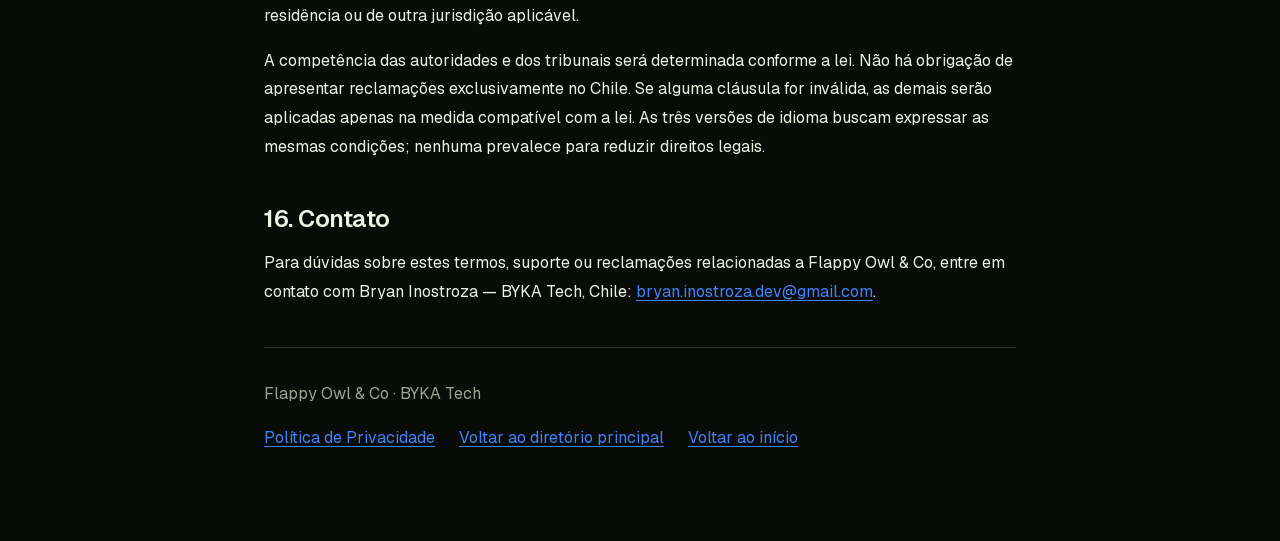
<file: flappy-owl-co/terms/pt-br/index.html>
<!doctype html>
<html lang="pt-BR" class="terms-document">
  <head>
    <meta charset="utf-8">
    <meta name="viewport" content="width=device-width, initial-scale=1">
    <meta name="theme-color" content="#090b09">
    <title>Termos e Condições — Flappy Owl &amp; Co</title>
    <meta name="description" content="Termos e Condições — Flappy Owl &amp; Co. Android · BYKA Tech · 8 de novembro de 2026.">
    <link rel="stylesheet" href="../../../styles.css">
    <link rel="stylesheet" href="../terms.css">
    <link rel="preload" href="../../../assets/fonts/geist-latin.woff2" as="font" type="font/woff2" crossorigin>
    <link rel="canonical" href="https://bryanino.github.io/app-privacy/flappy-owl-co/terms/pt-br/">
    <link rel="alternate" hreflang="es" href="https://bryanino.github.io/app-privacy/flappy-owl-co/terms/">
    <link rel="alternate" hreflang="en" href="https://bryanino.github.io/app-privacy/flappy-owl-co/terms/en/">
    <link rel="alternate" hreflang="pt-BR" href="https://bryanino.github.io/app-privacy/flappy-owl-co/terms/pt-br/">
    <link rel="alternate" hreflang="x-default" href="https://bryanino.github.io/app-privacy/flappy-owl-co/terms/">
  </head>
  <body class="policy-site terms-site">
    <a class="skip-link" href="#contenido">Pular para o conteúdo</a>
    <main class="policy-page" id="contenido" tabindex="-1">
      <article aria-labelledby="titulo-terminos">
        <header id="inicio">
          <h1 id="titulo-terminos">Termos e Condições<br><span translate="no">Flappy Owl &amp; Co</span></h1>
          <p>Última atualização: <time datetime="2026-11-08">8 de novembro de 2026</time></p>
          <p>Aplicativo Android · Versão 1.0.0 · BYKA Tech</p>
          <nav class="language-nav" aria-label="Idioma">
            <ul>
              <li><a href="../" lang="es" hreflang="es">Español</a></li>
              <li><a href="../en/" lang="en" hreflang="en">English</a></li>
              <li><a href="../pt-br/" lang="pt-BR" hreflang="pt-BR" aria-current="page">Português (Brasil)</a></li>
            </ul>
          </nav>
        </header>
        <nav class="terms-contents" aria-label="Índice de seções">
          <details>
            <summary>Índice de seções</summary>
            <ol>
              <li><a href="#aceptacion">Introdução e aceitação</a></li>
              <li><a href="#desarrollador">Identificação do desenvolvedor</a></li>
              <li><a href="#juego">Descrição do jogo</a></li>
              <li><a href="#acceso">Requisitos de uso e acesso</a></li>
              <li><a href="#licencia">Licença de uso pessoal</a></li>
              <li><a href="#uso">Uso permitido e condutas proibidas</a></li>
              <li><a href="#propiedad">Propriedade intelectual e recursos do jogo</a></li>
              <li><a href="#disponibilidad">Disponibilidade, atualizações e alterações</a></li>
              <li><a href="#progreso">Funcionamento e armazenamento do progresso</a></li>
              <li><a href="#gratuidad">Gratuidade e ausência de monetização</a></li>
              <li><a href="#privacidad">Privacidade e tratamento de informações</a></li>
              <li><a href="#responsabilidad">Responsabilidade e limitações razoáveis</a></li>
              <li><a href="#consumidores">Direitos dos consumidores</a></li>
              <li><a href="#cambios">Alterações dos termos</a></li>
              <li><a href="#ley">Legislação aplicável</a></li>
              <li><a href="#contacto">Contato</a></li>
            </ol>
          </details>
        </nav>
        <section aria-labelledby="aceptacion">
          <h2 id="aceptacion">1. Introdução e aceitação</h2>
          <p>Estes Termos e Condições regem o uso de <span translate="no">Flappy Owl &amp; Co</span> para Android, distribuído pelo Google Play. Ao instalar ou usar o jogo, você aceita estes termos na medida permitida pela legislação aplicável. Se não concordar, pode deixar de usar o jogo e desinstalá-lo, sem perder os direitos previstos em lei.</p>
          <p>A aceitação destes termos não substitui nenhum consentimento específico que a legislação possa exigir para o tratamento de dados pessoais.</p>
        </section>
        <section aria-labelledby="desarrollador">
          <h2 id="desarrollador">2. Identificação do desenvolvedor</h2>
          <p>O responsável por <span translate="no">Flappy Owl &amp; Co</span> é Bryan Inostroza, que desenvolve e publica sob o nome BYKA Tech, a partir do Chile. Para dúvidas, suporte ou reclamações, envie um e-mail para <a href="mailto:bryan.inostroza.dev@gmail.com">bryan.inostroza.dev@gmail.com</a>.</p>
        </section>
        <section aria-labelledby="juego">
          <h2 id="juego">3. Descrição do jogo</h2>
          <p><span translate="no">Flappy Owl &amp; Co</span> é um jogo arcade de voo com um toque, desenvolvido com Godot 4. Você pode escolher uma coruja ou outras aves e animais voadores, superar obstáculos com dificuldade progressiva, marcar pontos e tentar melhorar seu recorde pessoal. Há configurações de som, personagem e idioma em espanhol, inglês e português do Brasil.</p>
          <p>A versão descrita oferece partidas individuais no dispositivo. Não inclui modo multijogador, chat, recursos sociais nem rankings on-line. As pontuações não têm valor monetário e não dão direito a prêmios ou pagamentos.</p>
        </section>
        <section aria-labelledby="acceso">
          <h2 id="acceso">4. Requisitos de uso e acesso</h2>
          <p>Você precisa de um dispositivo Android compatível e espaço suficiente para instalar e executar o jogo. Consulte no Google Play a compatibilidade e os requisitos da versão disponível. O download e as atualizações exigem conexão; as partidas funcionam sem Internet e não exigem uma conta própria do jogo nem login.</p>
          <p>O uso dos serviços do Google Play também está sujeito aos termos do Google correspondentes. Se a lei do seu país exigir a participação de um dos pais ou responsável legal para aceitar estes termos, essa pessoa deverá acompanhar você nesse processo. Esta disposição não estabelece uma idade mínima adicional nem altera a classificação indicativa do Google Play.</p>
        </section>
        <section aria-labelledby="licencia">
          <h2 id="licencia">5. Licença de uso pessoal</h2>
          <p>A BYKA Tech concede a você uma licença não exclusiva para instalar e usar uma cópia do jogo obtida legitimamente em dispositivos compatíveis, para entretenimento pessoal. A licença não transfere a propriedade do software nem de seus recursos.</p>
          <p>Esta licença não limita os usos permitidos por lei nem os direitos concedidos pelas licenças de componentes de terceiros. Você pode deixar de usar o jogo e desinstalá-lo a qualquer momento.</p>
        </section>
        <section aria-labelledby="uso">
          <h2 id="uso">6. Uso permitido e condutas proibidas</h2>
          <p>Você pode jogar, escolher personagens, ajustar as opções disponíveis e compartilhar suas próprias capturas de tela ou gravações de partidas, respeitando os direitos de terceiros e sem apresentar esse conteúdo como uma publicação oficial da BYKA Tech.</p>
          <p>Você não deve distribuir cópias do jogo ou de seus recursos sem autorização, salvo quando uma licença ou a lei permitir; atribuir a si a autoria desses materiais; usar o jogo para atividades ilícitas; nem distribuir versões modificadas com código malicioso ou que se passem pelo desenvolvedor. Restrições à modificação, descompilação ou engenharia reversa só se aplicam na medida permitida por lei e pelas licenças de terceiros, sem impedir as exceções legais aplicáveis.</p>
        </section>
        <section aria-labelledby="propiedad">
          <h2 id="propiedad">7. Propriedade intelectual e recursos do jogo</h2>
          <p>Os direitos sobre o código, nome, ilustrações, personagens, sons e demais recursos do jogo pertencem à BYKA Tech ou aos respectivos titulares, conforme o caso. A presença desses materiais no jogo não concede autorização geral para explorá-los comercialmente ou redistribuí-los de forma independente.</p>
          <p>O Godot e as fontes ou outros componentes de terceiros mantêm suas próprias licenças e avisos. Você pode consultar os avisos incluídos na opção “Privacidade e licenças” do jogo. Estes termos não substituem nem restringem os direitos concedidos por essas licenças.</p>
        </section>
        <section aria-labelledby="disponibilidad">
          <h2 id="disponibilidad">8. Disponibilidade, atualizações e alterações</h2>
          <p>A BYKA Tech pode publicar atualizações para corrigir erros, melhorar a compatibilidade ou ajustar funções e dificuldade. A disponibilidade no Google Play e a compatibilidade com futuras versões do Android podem mudar; não há promessa de suporte por tempo indeterminado para todos os dispositivos.</p>
          <p>Sempre que possível e conforme a lei, haverá aviso com antecedência razoável sobre mudanças importantes que afetem o uso do jogo. As alterações respeitarão os direitos adquiridos e as obrigações legais de informação, conformidade e suporte aplicáveis.</p>
        </section>
        <section aria-labelledby="progreso">
          <h2 id="progreso">9. Funcionamento e armazenamento do progresso</h2>
          <p>O jogo salva localmente seu recorde pessoal e as preferências de som, personagem e idioma. A partida em andamento não é salva para ser retomada após fechar o jogo. Não há sincronização na nuvem nem recuperação por meio de conta ou servidor do desenvolvedor.</p>
          <p>Limpar os dados do aplicativo ou desinstalá-lo apaga essas configurações e o recorde salvo. O backup do Android está desativado na configuração desta versão. A troca de dispositivo, falhas de armazenamento ou outros problemas técnicos também podem causar perda de dados. Essas limitações não excluem os direitos ou as responsabilidades previstos em lei.</p>
        </section>
        <section aria-labelledby="gratuidad">
          <h2 id="gratuidad">10. Gratuidade e ausência de monetização</h2>
          <p>A versão 1.0.0 descrita é gratuita e não inclui anúncios, compras no aplicativo, assinaturas nem pagamentos para selecionar personagens ou usar suas funções. Também não inclui apostas nem prêmios com valor econômico.</p>
          <p>Seu provedor de conexão ou sua operadora de telefonia pode cobrar as tarifas habituais pelo download ou atualização do aplicativo ou pela visita a esta página. Se uma versão futura incluir funções pagas ou publicidade, as condições serão informadas previamente e serão obtidas as autorizações ou os consentimentos exigidos; estes termos não autorizam cobranças futuras.</p>
        </section>
        <section aria-labelledby="privacidad">
          <h2 id="privacidad">11. Privacidade e tratamento de informações</h2>
          <p>Na implementação examinada, as funções do jogo não solicitam dados pessoais nem enviam o recorde ou as preferências ao desenvolvedor. Não foram identificados contas, serviços de análise, publicidade nem serviços externos de coleta de dados integrados. O aviso de privacidade incluído pode ser consultado em “Privacidade e licenças” dentro do jogo.</p>
          <p>Se você nos enviar um e-mail, usaremos as informações da mensagem para atender à sua solicitação e dar o acompanhamento necessário. O Google Play trata informações para seus próprios serviços conforme suas políticas. Visitar esta página é independente de jogar: o navegador, o provedor de conexão e o GitHub Pages podem tratar informações técnicas da visita, como o endereço IP. Estes termos não substituem uma política de privacidade.</p>
          <p>Consulte a <a href="https://bryanino.github.io/app-privacy/flappy-owl-co/privacy/pt-br/">Política de Privacidade</a>.</p>
        </section>
        <section aria-labelledby="responsabilidad">
          <h2 id="responsabilidad">12. Responsabilidade e limitações razoáveis</h2>
          <p>A BYKA Tech buscará manter o jogo funcionando de acordo com sua descrição e tratar os problemas comunicados. Podem ocorrer erros, interrupções ou incompatibilidades; não há garantia de funcionamento ininterrupto ou totalmente livre de falhas.</p>
          <p>A responsabilidade de cada parte será determinada pela legislação aplicável e pelas circunstâncias do caso. Nada nestes termos exclui ou limita a responsabilidade por dolo, culpa grave, danos pessoais ou outras hipóteses que não possam ser legalmente excluídas ou limitadas. Permanecem as garantias legais e os direitos à reparação ou indenização quando cabíveis.</p>
        </section>
        <section aria-labelledby="consumidores">
          <h2 id="consumidores">13. Direitos dos consumidores</h2>
          <p>Você mantém todos os direitos irrenunciáveis previstos na legislação aplicável, incluindo, quando cabíveis, os relativos à informação, conformidade, garantias, reparação e reclamações. O fato de o jogo ser gratuito não elimina, por si só, esses direitos.</p>
          <p>Você pode entrar em contato com o desenvolvedor para buscar uma solução e também recorrer diretamente aos órgãos de defesa do consumidor ou aos tribunais competentes. Não se exige arbitragem, renúncia a ações coletivas nem reclamação prévia ao desenvolvedor como condição para exercer seus direitos.</p>
        </section>
        <section aria-labelledby="cambios">
          <h2 id="cambios">14. Alterações dos termos</h2>
          <p>Os termos podem ser atualizados para refletir mudanças no jogo ou requisitos legais. A nova versão será publicada nesta página com a data de atualização. Alterações relevantes serão comunicadas com antecedência razoável pelos meios disponíveis quando a lei exigir; se for necessária uma nova aceitação, ela será solicitada antes da aplicação dessas alterações.</p>
          <p>As alterações não terão efeito retroativo em prejuízo dos seus direitos nem transformarão uma função gratuita já utilizada em obrigação de pagamento. Você pode deixar de usar o jogo se não aceitar as mudanças, mantendo seus direitos legais.</p>
        </section>
        <section aria-labelledby="ley">
          <h2 id="ley">15. Legislação aplicável</h2>
          <p>Estes termos são regidos pela legislação do Chile, na medida em que for aplicável. Essa escolha não retira a proteção das normas de aplicação obrigatória nem os direitos irrenunciáveis do seu país de residência ou de outra jurisdição aplicável.</p>
          <p>A competência das autoridades e dos tribunais será determinada conforme a lei. Não há obrigação de apresentar reclamações exclusivamente no Chile. Se alguma cláusula for inválida, as demais serão aplicadas apenas na medida compatível com a lei. As três versões de idioma buscam expressar as mesmas condições; nenhuma prevalece para reduzir direitos legais.</p>
        </section>
        <section aria-labelledby="contacto">
          <h2 id="contacto">16. Contato</h2>
          <p>Para dúvidas sobre estes termos, suporte ou reclamações relacionadas a <span translate="no">Flappy Owl &amp; Co</span>, entre em contato com Bryan Inostroza — BYKA Tech, Chile: <a href="mailto:bryan.inostroza.dev@gmail.com">bryan.inostroza.dev@gmail.com</a>.</p>
        </section>
        <footer class="terms-footer">
          <p><span translate="no">Flappy Owl &amp; Co · BYKA Tech</span></p>
          <nav aria-label="Voltar ao diretório principal">
            <a href="https://bryanino.github.io/app-privacy/flappy-owl-co/privacy/pt-br/">Política de Privacidade</a>
            <a href="../../../">Voltar ao diretório principal</a>
            <a href="#inicio">Voltar ao início</a>
          </nav>
        </footer>
      </article>
    </main>
  </body>
</html>
</file>
<file: styles.css>
:root {
  color-scheme: light;
  --background: #f5f6f8;
  --surface: #ffffff;
  --text: #242b35;
  --muted: #596372;
  --border: #dce1e7;
  --accent: #254e78;
  font-family: system-ui, -apple-system, BlinkMacSystemFont, "Segoe UI", sans-serif;
  color: var(--text);
  background: var(--background);
  line-height: 1.75;
  -webkit-text-size-adjust: 100%;
}

* {
  box-sizing: border-box;
}

body {
  margin: 0;
}

.page {
  width: min(100% - 2rem, 48rem);
  margin: 3rem auto;
  padding: clamp(1.25rem, 5vw, 3.5rem);
  background: var(--surface);
  border: 1px solid var(--border);
  border-radius: 0.75rem;
  overflow-wrap: anywhere;
}

.directory h1 {
  margin: 0;
  font-size: clamp(1.8rem, 5vw, 2.5rem);
  line-height: 1.25;
  font-weight: 650;
  letter-spacing: -0.035em;
  text-wrap: balance;
}

a {
  color: var(--accent);
  text-underline-offset: 0.2em;
  text-decoration-thickness: 0.08em;
}

a:hover {
  text-decoration-thickness: 0.15em;
}

a:focus-visible {
  outline: 3px solid var(--accent);
  outline-offset: 4px;
  border-radius: 2px;
}

.directory {
  margin-top: clamp(2rem, 12vh, 7rem);
}

.app-link {
  display: block;
  margin-top: 2rem;
  padding: 0.75rem 0;
  border-top: 1px solid var(--border);
  font-weight: 600;
}

@media (max-width: 36rem) {
  .page {
    margin-block: 1rem;
  }
}

@media print {
  :root {
    background: white;
    color: black;
  }

  .page {
    width: 100%;
    margin: 0;
    padding: 0;
    border: 0;
  }

  h2 {
    break-after: avoid;
  }
}

/* Fonts bundled locally with their OFL licenses in assets/fonts/. */
@font-face {
  font-family: "Geist";
  font-style: normal;
  font-weight: 100 900;
  font-display: swap;
  src: url("./assets/fonts/geist-latin.woff2") format("woff2");
}

@font-face {
  font-family: "Geist Mono";
  font-style: normal;
  font-weight: 100 900;
  font-display: swap;
  src: url("./assets/fonts/geist-mono-latin.woff2") format("woff2");
}

/* Static equivalent of the reference privacy layout and its dark theme. */
.policy-site {
  color-scheme: dark;
  --background: #090b09;
  --text: #eef2e7;
  --muted: #9ca594;
  --border: #2a3027;
  --accent: #4183fa;
  min-height: 100dvh;
  background: var(--background);
  color: var(--text);
  font-family: "Geist", system-ui, -apple-system, BlinkMacSystemFont, "Segoe UI", sans-serif;
  -webkit-font-smoothing: antialiased;
  -moz-osx-font-smoothing: grayscale;
  text-rendering: optimizeLegibility;
}

.policy-site ::selection {
  background: rgb(185 232 74 / 0.28);
  color: var(--text);
}

.policy-page {
  width: 100%;
  max-width: 50rem;
  margin-inline: auto;
  padding: 3rem 1rem 4rem;
  line-height: 1.8;
  overflow-wrap: anywhere;
}

/* Replace browser defaults and the directory's shared typography. */
.policy-page :where(h1, h2, p, dl, dd, ul, section) {
  margin: 0;
}

.policy-page header {
  margin-bottom: 2.5rem;
  padding-bottom: 2rem;
  border-bottom: 1px solid var(--border);
}

.policy-page h1 {
  font-size: clamp(2rem, 5vw, 3rem);
  font-weight: 700;
  line-height: 1.15;
  letter-spacing: -0.04em;
  text-wrap: balance;
}

.policy-page header p {
  margin-top: 1rem;
  color: var(--muted);
  font-size: 1rem;
}

.policy-page section + section {
  margin-top: 2.5rem;
}

.policy-page h2 {
  margin-bottom: 0.875rem;
  font-size: clamp(1.25rem, 3vw, 1.5rem);
  font-weight: 600;
  line-height: 1.4;
  letter-spacing: -0.02em;
}

.policy-page p + p,
.policy-page ul {
  margin-top: 1rem;
}

.policy-page ul {
  padding-left: 1.5rem;
  list-style: disc;
}

.policy-page li + li {
  margin-top: 0.5rem;
}

.policy-page dl {
  display: grid;
  gap: 0.75rem;
}

.policy-page dt {
  font-size: 0.875rem;
  color: var(--muted);
}

.policy-page dd {
  min-width: 0;
  font-weight: 500;
}

.policy-page code {
  font-family: "Geist Mono", ui-monospace, monospace;
  font-size: 0.875em;
}

.policy-page a {
  text-decoration: underline;
  text-decoration-thickness: auto;
}

.policy-page a:hover {
  color: var(--text);
  text-decoration-thickness: auto;
}

.policy-page a:focus-visible {
  outline: 2px solid var(--accent);
  outline-offset: 4px;
}

@media (min-width: 640px) {
  .policy-page {
    padding: 4rem 1.5rem 5rem;
  }

  .policy-page dl {
    grid-template-columns: repeat(2, minmax(0, 1fr));
    gap: 1rem 2rem;
  }
}

@media print {
  .policy-site {
    color-scheme: light;
    --background: #ffffff;
    --text: #000000;
    --muted: #333333;
    --border: #777777;
    --accent: #254e78;
    background: white;
    color: black;
  }

  .policy-page {
    max-width: none;
    padding: 0;
  }
}
</file>
<file: flappy-owl-co/terms/terms.css>
/* Navigation additions for these terms only; visual tokens come from styles.css. */
.terms-document {
  color-scheme: dark;
  background: #090b09;
}

.terms-site .skip-link {
  position: absolute;
  top: 0.5rem;
  left: 1rem;
  z-index: 1;
  padding: 0.5rem 1rem;
  background: var(--background);
  transform: translateY(-200%);
}

.terms-site .skip-link:focus {
  transform: translateY(0);
}

.terms-site .policy-page {
  padding-left: max(1rem, env(safe-area-inset-left));
  padding-right: max(1rem, env(safe-area-inset-right));
}

.terms-site .language-nav ul {
  display: flex;
  flex-wrap: wrap;
  gap: 0.25rem 1rem;
  padding: 0;
  list-style: none;
}

.terms-site .language-nav li + li {
  margin-top: 0;
}

.terms-site .language-nav a,
.terms-site .terms-footer a {
  display: inline-flex;
  align-items: center;
  min-height: 2.75rem;
  padding-block: 0.25rem;
}

.terms-site .language-nav [aria-current="page"] {
  color: var(--text);
  font-weight: 600;
  text-decoration-thickness: 0.15em;
}

.terms-site .terms-contents {
  margin-bottom: 2.5rem;
}

.terms-site summary {
  min-height: 2.75rem;
  padding-block: 0.5rem;
  color: var(--accent);
  cursor: pointer;
  text-decoration: underline;
  text-underline-offset: 0.2em;
}

.terms-site summary:hover {
  color: var(--text);
}

.terms-site summary:focus-visible {
  outline: 2px solid var(--accent);
  outline-offset: 4px;
}

.terms-site .terms-contents ol {
  margin-block: 0.5rem 0;
  padding-left: 1.75rem;
}

.terms-site .terms-contents a {
  display: inline-block;
  padding-block: 0.25rem;
}

.terms-site :where(h2, #inicio, #contenido) {
  scroll-margin-top: 1.5rem;
}

.terms-site .terms-footer {
  margin-top: 2.5rem;
  padding-top: 2rem;
  border-top: 1px solid var(--border);
}

.terms-site .terms-footer p {
  color: var(--muted);
}

.terms-site .terms-footer nav {
  display: flex;
  flex-wrap: wrap;
  gap: 0.5rem 1.5rem;
  margin-top: 0.5rem;
}

@media (min-width: 640px) {
  .terms-site .policy-page {
    padding-inline: max(1.5rem, env(safe-area-inset-left)) max(1.5rem, env(safe-area-inset-right));
  }
}

@media print {
  .terms-document {
    color-scheme: light;
    background: white;
  }

  .terms-site :where(.skip-link, .language-nav, .terms-contents, .terms-footer nav) {
    display: none;
  }
}
</file>
